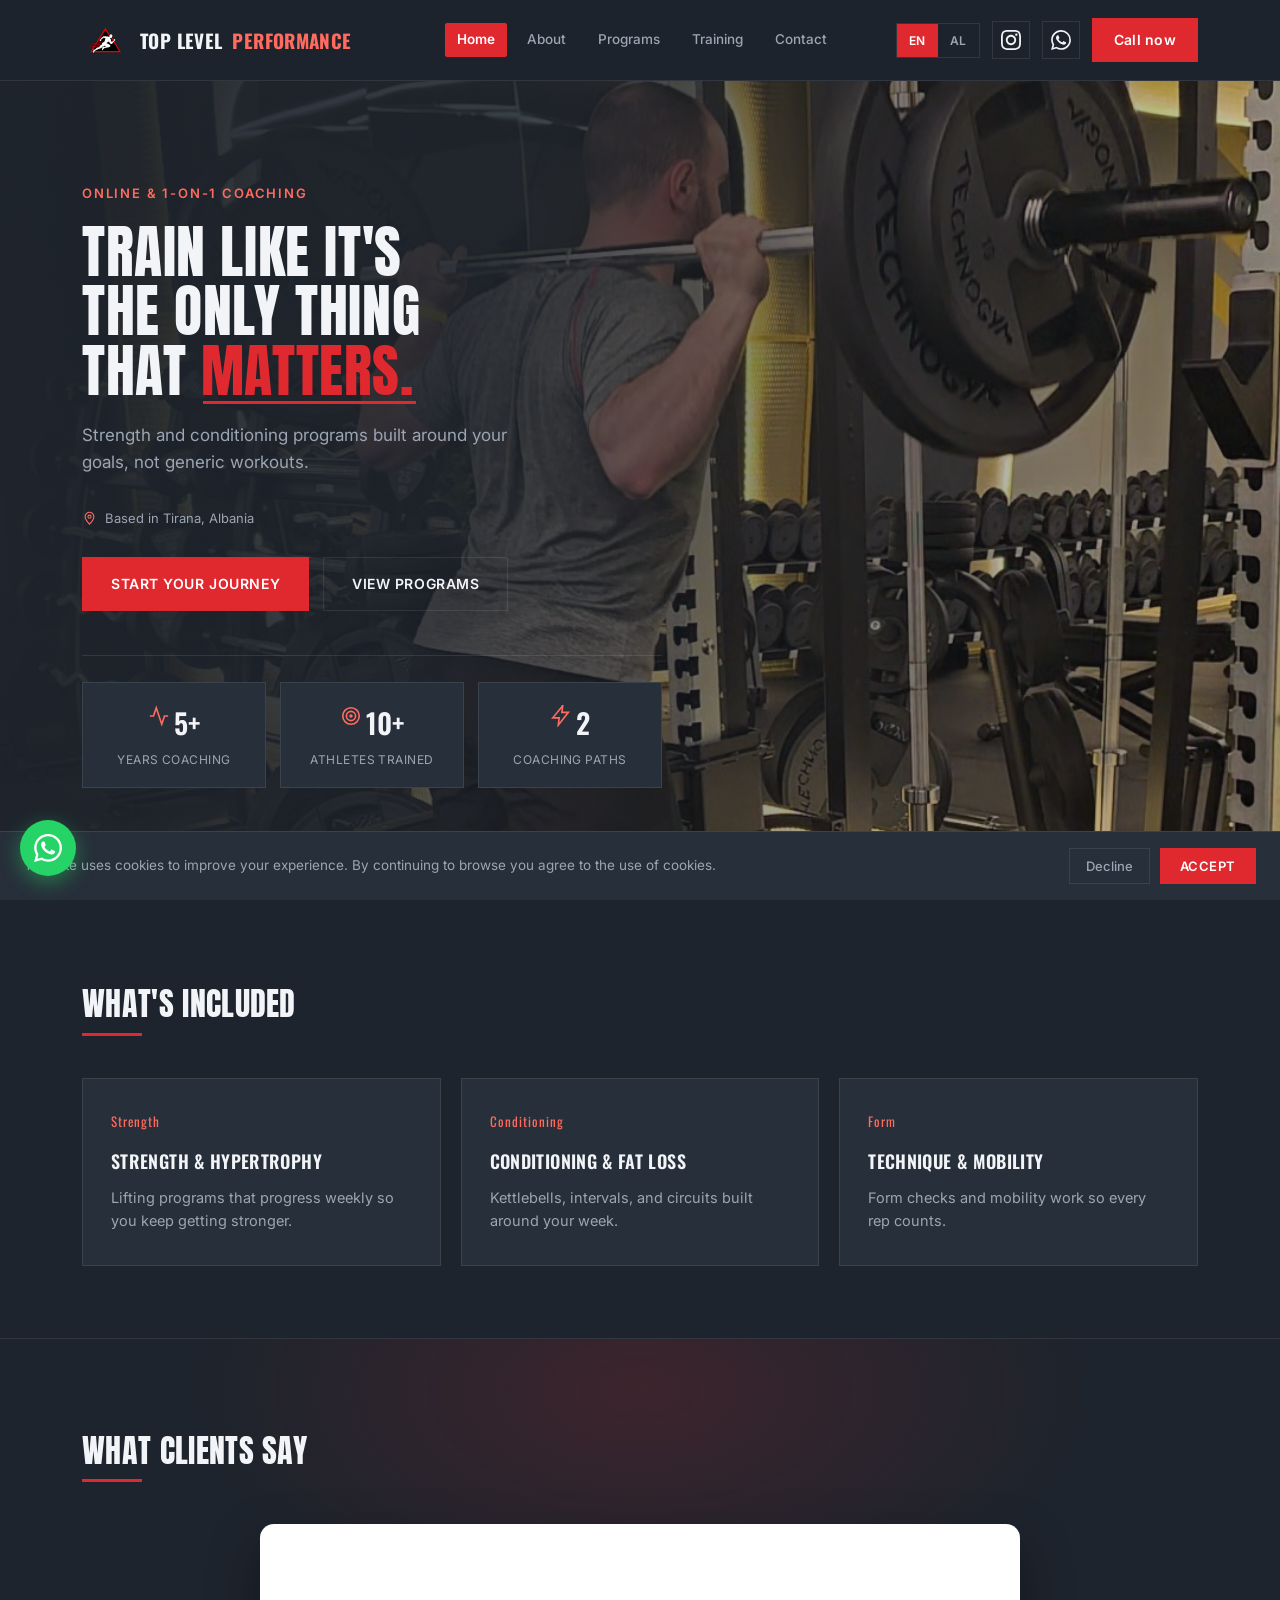
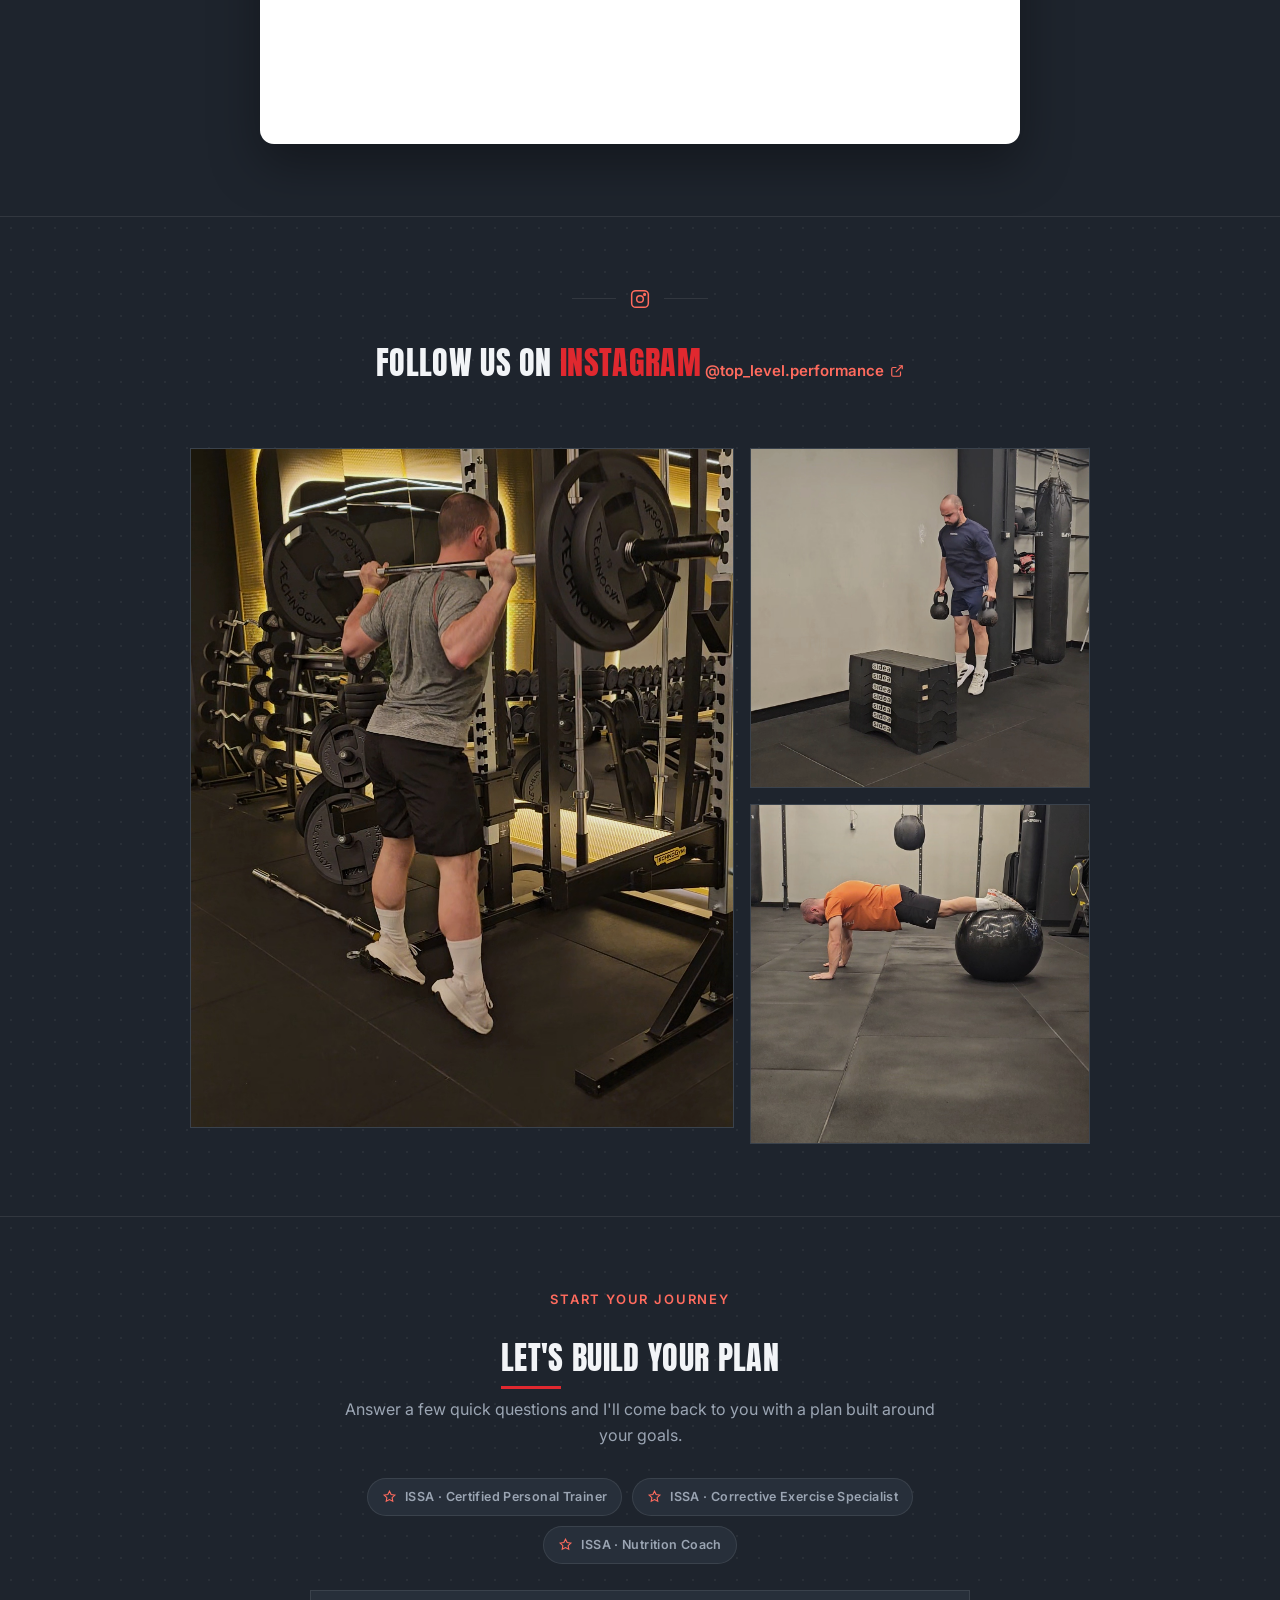
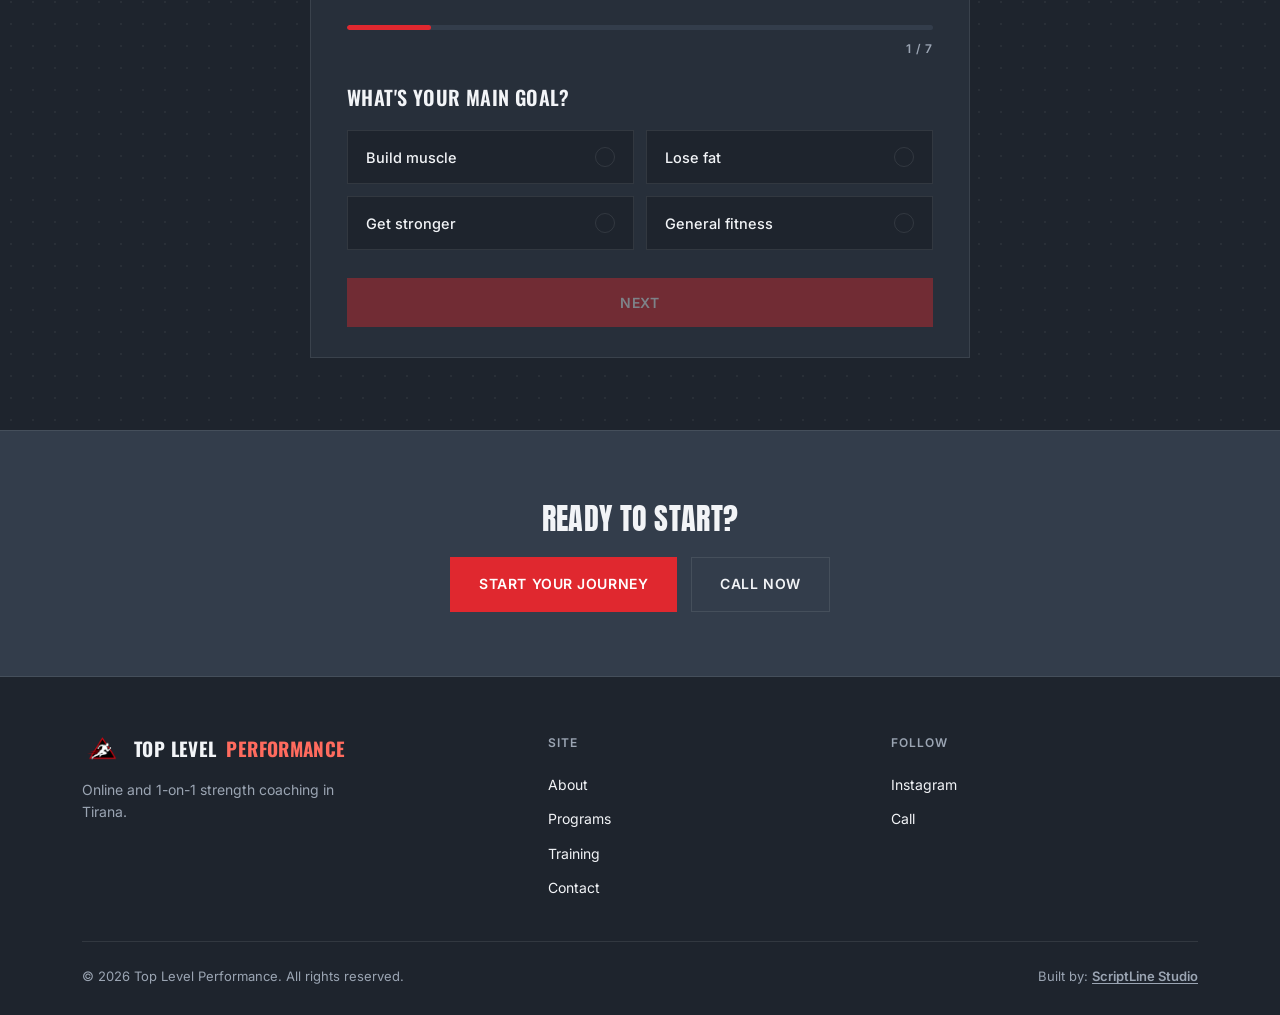
<file: index.html>
<!DOCTYPE html>
<html lang="en">
<head>
<meta charset="UTF-8">
<meta name="viewport" content="width=device-width, initial-scale=1.0">
<meta name="theme-color" content="#1E242D">
  <meta name="description" content="Strength and conditioning coaching in Tirana, Albania. Online program from €25/month or 1-on-1 sessions in person.">
  <meta property="og:type" content="website">
  <meta property="og:url" content="https://top-levelperformance.com/">
  <meta property="og:title" content="Top Level Performance | Online & 1-on-1 Coaching — Tirana">
  <meta property="og:description" content="Strength and conditioning coaching in Tirana, Albania. Online program from €25/month or 1-on-1 sessions in person.">
  <meta property="og:image" content="https://top-levelperformance.com/assets/og-image.jpg">
  <meta property="og:image:width" content="1200">
  <meta property="og:image:height" content="630">
  <meta property="og:site_name" content="Top Level Performance">
  <meta name="twitter:card" content="summary_large_image">
  <meta name="twitter:title" content="Top Level Performance | Online & 1-on-1 Coaching — Tirana">
  <meta name="twitter:description" content="Strength and conditioning coaching in Tirana, Albania. Online program from €25/month or 1-on-1 sessions in person.">
  <meta name="twitter:image" content="https://top-levelperformance.com/assets/og-image.jpg">
  <link rel="icon" type="image/x-icon" href="assets/favicon.ico">
  <link rel="icon" type="image/png" sizes="32x32" href="assets/favicon-32.png">
  <link rel="icon" type="image/png" sizes="16x16" href="assets/favicon-16.png">
  <link rel="apple-touch-icon" sizes="180x180" href="assets/favicon-180.png">
<link rel="canonical" href="https://top-levelperformance.com/">
<title>Top Level Performance | Online & 1-on-1 Coaching</title>
<link rel="preconnect" href="https://fonts.googleapis.com">
<link rel="preconnect" href="https://fonts.gstatic.com" crossorigin>
<link href="https://fonts.googleapis.com/css2?family=Anton&family=Oswald:wght@400;500;600;700&family=Inter:wght@400;500;600;700&display=swap" rel="stylesheet">
<link rel="stylesheet" href="style.css">
<script type="application/ld+json">
{
  "@context": "https://schema.org",
  "@type": "ProfessionalService",
  "name": "Top Level Performance",
  "image": "https://top-levelperformance.com/assets/logo.png",
  "url": "https://top-levelperformance.com/",
  "telephone": "+355685999779",
  "priceRange": "€€",
  "address": {
    "@type": "PostalAddress",
    "addressLocality": "Tirana",
    "addressCountry": "AL"
  },
  "founder": {
    "@type": "Person",
    "name": "Jeart Kumi",
    "jobTitle": "Certified Personal Trainer"
  },
  "sameAs": [
    "https://www.instagram.com/top_level.performance"
  ]
}
</script>

</head>
<body>

<header>
  <nav>
    <a href="index.html" class="logo"><img src="assets/logo.png" alt="Top Level Performance" class="logo-img" width="120" height="32" decoding="async">TOP LEVEL <span class="sub">PERFORMANCE</span></a>
    <div class="nav-links">
      <a href="index.html" class="active" data-i18n="nav_home">Home</a>
      <a href="about.html" data-i18n="nav_about">About</a>
      <a href="programs.html" data-i18n="nav_programs">Programs</a>
      <a href="training.html" data-i18n="nav_training">Training</a>
      <a href="contact.html" data-i18n="nav_contact">Contact</a>
    </div>
    <div class="nav-actions">
      <div class="lang-switch desktop-only">
        <button class="lang-btn" data-lang="en">EN</button>
        <button class="lang-btn" data-lang="sq">AL</button>
      </div>
      <a href="https://www.instagram.com/top_level.performance?igsh=MTBoMjdkOWFjMjdtZw==" class="icon-btn ig desktop-only" target="_blank" rel="noopener" aria-label="Instagram"><svg viewBox="0 0 24 24" fill="currentColor" width="20" height="20"><path d="M12 2.163c3.204 0 3.584.012 4.85.07 3.252.148 4.771 1.691 4.919 4.919.058 1.265.069 1.645.069 4.849 0 3.205-.012 3.584-.069 4.849-.149 3.225-1.664 4.771-4.919 4.919-1.266.058-1.644.07-4.85.07-3.204 0-3.584-.012-4.849-.07-3.26-.149-4.771-1.699-4.919-4.92-.058-1.265-.07-1.644-.07-4.849 0-3.204.013-3.583.07-4.849.149-3.227 1.664-4.771 4.919-4.919 1.266-.057 1.645-.069 4.849-.069zm0-2.163c-3.259 0-3.667.014-4.947.072-4.358.2-6.78 2.618-6.98 6.98-.059 1.281-.073 1.689-.073 4.948 0 3.259.014 3.668.072 4.948.2 4.358 2.618 6.78 6.98 6.98 1.281.058 1.689.072 4.948.072 3.259 0 3.668-.014 4.948-.072 4.354-.2 6.782-2.618 6.979-6.98.059-1.28.073-1.689.073-4.948 0-3.259-.014-3.667-.072-4.947-.196-4.354-2.617-6.78-6.979-6.98-1.281-.059-1.69-.073-4.949-.073zm0 5.838c-3.403 0-6.162 2.759-6.162 6.162s2.759 6.163 6.162 6.163 6.162-2.759 6.162-6.163c0-3.403-2.759-6.162-6.162-6.162zm0 10.162c-2.209 0-4-1.79-4-4 0-2.209 1.791-4 4-4s4 1.791 4 4c0 2.21-1.791 4-4 4zm6.406-11.845c-.796 0-1.441.645-1.441 1.44s.645 1.44 1.441 1.44c.795 0 1.439-.645 1.439-1.44s-.644-1.44-1.439-1.44z"/></svg></a>
      <a href="https://wa.me/355685999779" class="icon-btn wa desktop-only" target="_blank" rel="noopener" aria-label="WhatsApp"><svg viewBox="0 0 24 24" fill="currentColor" width="20" height="20"><path d="M17.472 14.382c-.297-.149-1.758-.867-2.03-.967-.273-.099-.471-.148-.67.15-.197.297-.767.966-.94 1.164-.173.199-.347.223-.644.075-.297-.15-1.255-.463-2.39-1.475-.883-.788-1.48-1.761-1.653-2.059-.173-.297-.018-.458.13-.606.134-.133.298-.347.446-.52.149-.174.198-.298.298-.497.099-.198.05-.371-.025-.52-.075-.149-.669-1.612-.916-2.207-.242-.579-.487-.5-.669-.51-.173-.008-.371-.01-.57-.01-.198 0-.52.074-.792.372-.272.297-1.04 1.016-1.04 2.479 0 1.462 1.065 2.875 1.213 3.074.149.198 2.096 3.2 5.077 4.487.709.306 1.262.489 1.694.625.712.227 1.36.195 1.871.118.571-.085 1.758-.719 2.006-1.413.248-.694.248-1.289.173-1.413-.074-.124-.272-.198-.57-.347m-5.421 7.403h-.004a9.87 9.87 0 01-5.031-1.378l-.361-.214-3.741.982.998-3.648-.235-.374a9.86 9.86 0 01-1.51-5.26c.001-5.45 4.436-9.884 9.888-9.884 2.64 0 5.122 1.03 6.988 2.898a9.825 9.825 0 012.893 6.994c-.003 5.45-4.437 9.884-9.885 9.884m8.413-18.297A11.815 11.815 0 0012.05 0C5.495 0 .16 5.335.157 11.892c0 2.096.547 4.142 1.588 5.945L.057 24l6.305-1.654a11.882 11.882 0 005.683 1.448h.005c6.554 0 11.89-5.335 11.893-11.893a11.821 11.821 0 00-3.48-8.413z"/></svg></a>
      <a href="tel:+355685999779" class="nav-cta desktop-only" data-i18n="nav_call">Call now</a>
    </div>
    <button class="nav-toggle" aria-label="Open menu"><span></span></button>
  </nav>
  <div class="mobile-menu">
    <a href="index.html" data-i18n="nav_home">Home</a>
    <a href="about.html" data-i18n="nav_about">About</a>
    <a href="programs.html" data-i18n="nav_programs">Programs</a>
    <a href="training.html" data-i18n="nav_training">Training</a>
    <a href="contact.html" data-i18n="nav_contact">Contact</a>
    <div class="lang-switch">
      <button class="lang-btn" data-lang="en">EN</button>
      <button class="lang-btn" data-lang="sq">AL</button>
    </div>
    <div class="icon-row">
      <a href="https://www.instagram.com/top_level.performance?igsh=MTBoMjdkOWFjMjdtZw==" class="icon-btn ig" target="_blank" rel="noopener" aria-label="Instagram"><svg viewBox="0 0 24 24" fill="currentColor" width="20" height="20"><path d="M12 2.163c3.204 0 3.584.012 4.85.07 3.252.148 4.771 1.691 4.919 4.919.058 1.265.069 1.645.069 4.849 0 3.205-.012 3.584-.069 4.849-.149 3.225-1.664 4.771-4.919 4.919-1.266.058-1.644.07-4.85.07-3.204 0-3.584-.012-4.849-.07-3.26-.149-4.771-1.699-4.919-4.92-.058-1.265-.07-1.644-.07-4.849 0-3.204.013-3.583.07-4.849.149-3.227 1.664-4.771 4.919-4.919 1.266-.057 1.645-.069 4.849-.069zm0-2.163c-3.259 0-3.667.014-4.947.072-4.358.2-6.78 2.618-6.98 6.98-.059 1.281-.073 1.689-.073 4.948 0 3.259.014 3.668.072 4.948.2 4.358 2.618 6.78 6.98 6.98 1.281.058 1.689.072 4.948.072 3.259 0 3.668-.014 4.948-.072 4.354-.2 6.782-2.618 6.979-6.98.059-1.28.073-1.689.073-4.948 0-3.259-.014-3.667-.072-4.947-.196-4.354-2.617-6.78-6.979-6.98-1.281-.059-1.69-.073-4.949-.073zm0 5.838c-3.403 0-6.162 2.759-6.162 6.162s2.759 6.163 6.162 6.163 6.162-2.759 6.162-6.163c0-3.403-2.759-6.162-6.162-6.162zm0 10.162c-2.209 0-4-1.79-4-4 0-2.209 1.791-4 4-4s4 1.791 4 4c0 2.21-1.791 4-4 4zm6.406-11.845c-.796 0-1.441.645-1.441 1.44s.645 1.44 1.441 1.44c.795 0 1.439-.645 1.439-1.44s-.644-1.44-1.439-1.44z"/></svg></a>
      <a href="https://wa.me/355685999779" class="icon-btn wa" target="_blank" rel="noopener" aria-label="WhatsApp"><svg viewBox="0 0 24 24" fill="currentColor" width="20" height="20"><path d="M17.472 14.382c-.297-.149-1.758-.867-2.03-.967-.273-.099-.471-.148-.67.15-.197.297-.767.966-.94 1.164-.173.199-.347.223-.644.075-.297-.15-1.255-.463-2.39-1.475-.883-.788-1.48-1.761-1.653-2.059-.173-.297-.018-.458.13-.606.134-.133.298-.347.446-.52.149-.174.198-.298.298-.497.099-.198.05-.371-.025-.52-.075-.149-.669-1.612-.916-2.207-.242-.579-.487-.5-.669-.51-.173-.008-.371-.01-.57-.01-.198 0-.52.074-.792.372-.272.297-1.04 1.016-1.04 2.479 0 1.462 1.065 2.875 1.213 3.074.149.198 2.096 3.2 5.077 4.487.709.306 1.262.489 1.694.625.712.227 1.36.195 1.871.118.571-.085 1.758-.719 2.006-1.413.248-.694.248-1.289.173-1.413-.074-.124-.272-.198-.57-.347m-5.421 7.403h-.004a9.87 9.87 0 01-5.031-1.378l-.361-.214-3.741.982.998-3.648-.235-.374a9.86 9.86 0 01-1.51-5.26c.001-5.45 4.436-9.884 9.888-9.884 2.64 0 5.122 1.03 6.988 2.898a9.825 9.825 0 012.893 6.994c-.003 5.45-4.437 9.884-9.885 9.884m8.413-18.297A11.815 11.815 0 0012.05 0C5.495 0 .16 5.335.157 11.892c0 2.096.547 4.142 1.588 5.945L.057 24l6.305-1.654a11.882 11.882 0 005.683 1.448h.005c6.554 0 11.89-5.335 11.893-11.893a11.821 11.821 0 00-3.48-8.413z"/></svg></a>
    </div>
    <a href="tel:+355685999779" class="nav-cta" data-i18n="nav_call">Call now</a>
  </div>
</header>

<section class="hero">
  <div class="hero-bg">
    <video class="hero-video active" muted playsinline webkit-playsinline="true" disablepictureinpicture disableremoteplayback preload="auto" poster="assets/jearti1.jpg" data-src="assets/ushtrim1.mp4" aria-hidden="true"></video>
    <video class="hero-video" muted playsinline webkit-playsinline="true" disablepictureinpicture disableremoteplayback preload="none" data-src="assets/ushtrim2.mp4" aria-hidden="true"></video>
    <video class="hero-video" muted playsinline webkit-playsinline="true" disablepictureinpicture disableremoteplayback preload="none" data-src="assets/ushtrim3.mp4" aria-hidden="true"></video>
    <img src="assets/jearti1.jpg" alt="Trainer performing a back squat under the bar" class="hero-fallback" fetchpriority="high" decoding="async">
  </div>
  <div class="hero-grid">
    <div class="hero-copy">
      <span class="eyebrow" data-i18n="hero_eyebrow">Online & 1-on-1 coaching</span>
      <h1 data-i18n-html="hero_h1">Train like it's<br>the only thing<br>that <span class="accent" id="hero-accent">matters.</span></h1>
      <p data-i18n="hero_p">Strength and conditioning programs built around your goals, not generic workouts.</p>
      <div class="hero-location">
        <svg viewBox="0 0 24 24" fill="none" stroke="currentColor" stroke-width="1.8"><path d="M12 21s7-7.5 7-12a7 7 0 1 0-14 0c0 4.5 7 12 7 12z"/><circle cx="12" cy="9" r="2.5"/></svg>
        <span data-i18n="hero_location">Based in Tirana, Albania</span>
      </div>
      <div class="hero-actions">
        <a href="#start" class="btn-primary" data-i18n="btn_start_journey">Start your journey</a>
        <a href="programs.html" class="btn-ghost" data-i18n="btn_view_programs">View programs</a>
      </div>
      <div class="hero-stats">
        <div>
          <svg class="stat-icon" viewBox="0 0 24 24" fill="none" stroke="currentColor" stroke-width="1.8"><polyline points="22 12 18 12 15 21 9 3 6 12 2 12"/></svg>
          <div class="stat-num" data-count="5" data-suffix="+">5+</div>
          <div class="stat-label" data-i18n="stat_years">Years coaching</div>
        </div>
        <div>
          <svg class="stat-icon" viewBox="0 0 24 24" fill="none" stroke="currentColor" stroke-width="1.8"><circle cx="12" cy="12" r="9"/><circle cx="12" cy="12" r="5"/><circle cx="12" cy="12" r="1"/></svg>
          <div class="stat-num" data-count="10" data-suffix="+">10+</div>
          <div class="stat-label" data-i18n="stat_athletes">Athletes trained</div>
        </div>
        <div>
          <svg class="stat-icon" viewBox="0 0 24 24" fill="none" stroke="currentColor" stroke-width="1.8"><path d="M13 2L3 14h7l-1 8 11-14h-7l1-8z"/></svg>
          <div class="stat-num" data-count="2" data-suffix="">2</div>
          <div class="stat-label" data-i18n="stat_paths">Coaching paths</div>
        </div>
      </div>
    </div>
  </div>
</section>

<section class="section border-top">
  <div class="wrap">
    <div class="section-head reveal">
      <h2 data-i18n="services_h2">What's included</h2>
    </div>
    <div class="services-grid reveal-stagger">
      <div class="service-card">
        <div class="service-index" data-i18n="svc1_index">Strength</div>
        <h3 data-i18n="svc1_h3">Strength &amp; hypertrophy</h3>
        <p data-i18n="svc1_p">Lifting programs that progress weekly so you keep getting stronger.</p>
      </div>
      <div class="service-card">
        <div class="service-index" data-i18n="svc2_index">Conditioning</div>
        <h3 data-i18n="svc2_h3">Conditioning &amp; fat loss</h3>
        <p data-i18n="svc2_p">Kettlebells, intervals, and circuits built around your week.</p>
      </div>
      <div class="service-card">
        <div class="service-index" data-i18n="svc3_index">Form</div>
        <h3 data-i18n="svc3_h3">Technique &amp; mobility</h3>
        <p data-i18n="svc3_p">Form checks and mobility work so every rep counts.</p>
      </div>
    </div>
  </div>
</section>

<section class="section border-top testimonials-section">
  <div class="wrap">
    <div class="section-head reveal">
      <h2 data-i18n="testimonials_h2">What clients say</h2>
    </div>
    <div class="google-reviews-widget reveal">
      <!-- Elfsight Google Reviews | Untitled Google Reviews -->
      <script src="https://elfsightcdn.com/platform.js" async></script>
      <div class="elfsight-app-4e5a31e3-79bb-4a82-ab8d-bdcb2bc84a9a" data-elfsight-app-lazy></div>
    </div>
  </div>
</section>

<section class="section border-top instagram-section">
  <div class="wrap">
    <div class="section-head reveal insta-head">
      <div class="insta-divider">
        <span class="insta-line"></span>
        <svg viewBox="0 0 24 24" fill="none" stroke="currentColor" stroke-width="1.8"><rect x="2" y="2" width="20" height="20" rx="5"/><circle cx="12" cy="12" r="4"/><circle cx="17.5" cy="6.5" r="1"/></svg>
        <span class="insta-line"></span>
      </div>
      <h2 data-i18n-html="instagram_h2">Follow us on <span class="accent-text">Instagram</span></h2>
      <a href="https://www.instagram.com/top_level.performance?igsh=MTBoMjdkOWFjMjdtZw==" target="_blank" rel="noopener" class="insta-handle">
        @top_level.performance
        <svg viewBox="0 0 24 24" fill="none" stroke="currentColor" stroke-width="2"><path d="M18 13v6a2 2 0 0 1-2 2H5a2 2 0 0 1-2-2V8a2 2 0 0 1 2-2h6"/><path d="M15 3h6v6"/><path d="M10 14 21 3"/></svg>
      </a>
    </div>

    <div class="insta-showcase reveal">
      <a class="insta-item insta-item-featured" href="https://www.instagram.com/top_level.performance?igsh=MTBoMjdkOWFjMjdtZw==" target="_blank" rel="noopener">
        <img src="assets/jearti1.jpg" alt="Top Level Performance on Instagram" loading="lazy" decoding="async">
        <div class="insta-overlay">
          <div class="insta-overlay-inner">
            <svg viewBox="0 0 24 24" fill="none" stroke="currentColor" stroke-width="1.8"><rect x="2" y="2" width="20" height="20" rx="5"/><circle cx="12" cy="12" r="4"/><circle cx="17.5" cy="6.5" r="1"/></svg>
            <span data-i18n="btn_view_profile">View our profile</span>
          </div>
        </div>
      </a>
      <div class="insta-side">
        <a class="insta-item" href="https://www.instagram.com/top_level.performance?igsh=MTBoMjdkOWFjMjdtZw==" target="_blank" rel="noopener">
          <img src="assets/jearti2.jpg" alt="Top Level Performance on Instagram" loading="lazy" decoding="async">
          <div class="insta-overlay">
            <div class="insta-overlay-inner">
              <svg viewBox="0 0 24 24" fill="none" stroke="currentColor" stroke-width="1.8"><rect x="2" y="2" width="20" height="20" rx="5"/><circle cx="12" cy="12" r="4"/><circle cx="17.5" cy="6.5" r="1"/></svg>
            </div>
          </div>
        </a>
        <a class="insta-item" href="https://www.instagram.com/top_level.performance?igsh=MTBoMjdkOWFjMjdtZw==" target="_blank" rel="noopener">
          <img src="assets/jearti3.jpg" alt="Top Level Performance on Instagram" loading="lazy" decoding="async">
          <div class="insta-overlay">
            <div class="insta-overlay-inner">
              <svg viewBox="0 0 24 24" fill="none" stroke="currentColor" stroke-width="1.8"><rect x="2" y="2" width="20" height="20" rx="5"/><circle cx="12" cy="12" r="4"/><circle cx="17.5" cy="6.5" r="1"/></svg>
            </div>
          </div>
        </a>
      </div>
    </div>
  </div>
</section>

<section class="section border-top journey-section" id="start">
  <div class="wrap">
    <div class="section-head journey-head reveal">
      <span class="eyebrow" data-i18n="journey_eyebrow">Start your journey</span>
      <h2 data-i18n="journey_h2">Let's build your plan</h2>
      <p data-i18n="journey_p">Answer a few quick questions and I'll come back to you with a plan built around your goals.</p>
    </div>

    <div class="journey-trust reveal">
      <a href="about.html#certifications" class="trust-pill"><svg viewBox="0 0 24 24" fill="none" stroke="currentColor" stroke-width="1.8" width="15" height="15"><path d="M12 2l2.6 5.3 5.9.8-4.3 4.1 1 5.8-5.2-2.7-5.2 2.7 1-5.8-4.3-4.1 5.9-.8L12 2z"/></svg><span>ISSA · <span data-i18n="cert1_h3">Certified Personal Trainer</span></span></a>
      <a href="about.html#certifications" class="trust-pill"><svg viewBox="0 0 24 24" fill="none" stroke="currentColor" stroke-width="1.8" width="15" height="15"><path d="M12 2l2.6 5.3 5.9.8-4.3 4.1 1 5.8-5.2-2.7-5.2 2.7 1-5.8-4.3-4.1 5.9-.8L12 2z"/></svg><span>ISSA · <span data-i18n="cert2_h3">Corrective Exercise Specialist</span></span></a>
      <a href="about.html#certifications" class="trust-pill"><svg viewBox="0 0 24 24" fill="none" stroke="currentColor" stroke-width="1.8" width="15" height="15"><path d="M12 2l2.6 5.3 5.9.8-4.3 4.1 1 5.8-5.2-2.7-5.2 2.7 1-5.8-4.3-4.1 5.9-.8L12 2z"/></svg><span>ISSA · <span data-i18n="cert3_h3">Nutrition Coach</span></span></a>
    </div>

    <div class="journey-card reveal">
      <div class="form-success" id="journey-success" data-i18n="journey_success">Got it — your answers are on the way to me. I'll reply within a day.</div>
      <div class="form-error" id="journey-error" data-i18n="journey_error">Something went wrong. Please try again, or message me on WhatsApp.</div>

      <div class="journey-live" id="journey-live">
        <div class="journey-top">
          <div class="journey-progress"><div class="journey-progress-bar" id="journey-progress-bar"></div></div>
          <div class="journey-step-count"><span id="journey-step-num">1</span> / <span id="journey-step-total">7</span></div>
        </div>

        <form id="journey-form" action="https://formspree.io/f/mpqgbevr" method="POST" novalidate>
          <input type="hidden" name="_subject" value="New journey questionnaire — Top Level Performance">
          <input type="hidden" name="Goal" id="jf-goal">
          <input type="hidden" name="Training format" id="jf-format">
          <input type="hidden" name="Experience" id="jf-experience">
          <input type="hidden" name="Days per week" id="jf-days">
          <input type="hidden" name="Nutrition" id="jf-nutrition">
          <input type="hidden" name="Health status" id="jf-health">

          <div class="journey-step active" data-step="1">
            <h3 class="journey-q" data-i18n="journey_q_goal">What's your main goal?</h3>
            <div class="journey-options" data-target="jf-goal">
              <button type="button" class="journey-option" data-value="Build muscle"><span class="jo-label" data-i18n="journey_goal_muscle">Build muscle</span><span class="jo-check"><svg viewBox="0 0 24 24" fill="none" stroke="#fff" stroke-width="3" width="12" height="12"><path d="M20 6L9 17l-5-5" stroke-linecap="round" stroke-linejoin="round"/></svg></span></button>
              <button type="button" class="journey-option" data-value="Lose fat"><span class="jo-label" data-i18n="journey_goal_fatloss">Lose fat</span><span class="jo-check"><svg viewBox="0 0 24 24" fill="none" stroke="#fff" stroke-width="3" width="12" height="12"><path d="M20 6L9 17l-5-5" stroke-linecap="round" stroke-linejoin="round"/></svg></span></button>
              <button type="button" class="journey-option" data-value="Get stronger"><span class="jo-label" data-i18n="journey_goal_strength">Get stronger</span><span class="jo-check"><svg viewBox="0 0 24 24" fill="none" stroke="#fff" stroke-width="3" width="12" height="12"><path d="M20 6L9 17l-5-5" stroke-linecap="round" stroke-linejoin="round"/></svg></span></button>
              <button type="button" class="journey-option" data-value="General fitness"><span class="jo-label" data-i18n="journey_goal_fitness">General fitness</span><span class="jo-check"><svg viewBox="0 0 24 24" fill="none" stroke="#fff" stroke-width="3" width="12" height="12"><path d="M20 6L9 17l-5-5" stroke-linecap="round" stroke-linejoin="round"/></svg></span></button>
            </div>
          </div>

          <div class="journey-step" data-step="2">
            <h3 class="journey-q" data-i18n="journey_q_format">How would you like to train?</h3>
            <div class="journey-options" data-target="jf-format">
              <button type="button" class="journey-option" data-value="Online coaching"><span class="jo-label" data-i18n="journey_format_online">Online coaching</span><span class="jo-check"><svg viewBox="0 0 24 24" fill="none" stroke="#fff" stroke-width="3" width="12" height="12"><path d="M20 6L9 17l-5-5" stroke-linecap="round" stroke-linejoin="round"/></svg></span></button>
              <button type="button" class="journey-option" data-value="1-on-1 in person"><span class="jo-label" data-i18n="journey_format_1on1">1-on-1 in person</span><span class="jo-check"><svg viewBox="0 0 24 24" fill="none" stroke="#fff" stroke-width="3" width="12" height="12"><path d="M20 6L9 17l-5-5" stroke-linecap="round" stroke-linejoin="round"/></svg></span></button>
              <button type="button" class="journey-option" data-value="Professional athlete"><span class="jo-label" data-i18n="journey_format_pro">Professional athlete</span><span class="jo-check"><svg viewBox="0 0 24 24" fill="none" stroke="#fff" stroke-width="3" width="12" height="12"><path d="M20 6L9 17l-5-5" stroke-linecap="round" stroke-linejoin="round"/></svg></span></button>
              <button type="button" class="journey-option" data-value="Not sure yet"><span class="jo-label" data-i18n="journey_format_unsure">Not sure yet</span><span class="jo-check"><svg viewBox="0 0 24 24" fill="none" stroke="#fff" stroke-width="3" width="12" height="12"><path d="M20 6L9 17l-5-5" stroke-linecap="round" stroke-linejoin="round"/></svg></span></button>
            </div>
          </div>

          <div class="journey-step" data-step="3">
            <h3 class="journey-q" data-i18n="journey_q_exp">What's your training experience?</h3>
            <div class="journey-options" data-target="jf-experience">
              <button type="button" class="journey-option" data-value="Beginner"><span class="jo-label" data-i18n="journey_exp_beginner">Just starting out</span><span class="jo-check"><svg viewBox="0 0 24 24" fill="none" stroke="#fff" stroke-width="3" width="12" height="12"><path d="M20 6L9 17l-5-5" stroke-linecap="round" stroke-linejoin="round"/></svg></span></button>
              <button type="button" class="journey-option" data-value="Intermediate"><span class="jo-label" data-i18n="journey_exp_intermediate">Some experience</span><span class="jo-check"><svg viewBox="0 0 24 24" fill="none" stroke="#fff" stroke-width="3" width="12" height="12"><path d="M20 6L9 17l-5-5" stroke-linecap="round" stroke-linejoin="round"/></svg></span></button>
              <button type="button" class="journey-option journey-option-wide" data-value="Advanced"><span class="jo-label" data-i18n="journey_exp_advanced">Experienced lifter</span><span class="jo-check"><svg viewBox="0 0 24 24" fill="none" stroke="#fff" stroke-width="3" width="12" height="12"><path d="M20 6L9 17l-5-5" stroke-linecap="round" stroke-linejoin="round"/></svg></span></button>
            </div>
          </div>

          <div class="journey-step" data-step="4">
            <h3 class="journey-q" data-i18n="journey_q_days">How many days per week can you train?</h3>
            <div class="journey-options" data-target="jf-days">
              <button type="button" class="journey-option" data-value="2-3 days"><span class="jo-label" data-i18n="journey_days_23">2–3 days</span><span class="jo-check"><svg viewBox="0 0 24 24" fill="none" stroke="#fff" stroke-width="3" width="12" height="12"><path d="M20 6L9 17l-5-5" stroke-linecap="round" stroke-linejoin="round"/></svg></span></button>
              <button type="button" class="journey-option" data-value="4-5 days"><span class="jo-label" data-i18n="journey_days_45">4–5 days</span><span class="jo-check"><svg viewBox="0 0 24 24" fill="none" stroke="#fff" stroke-width="3" width="12" height="12"><path d="M20 6L9 17l-5-5" stroke-linecap="round" stroke-linejoin="round"/></svg></span></button>
              <button type="button" class="journey-option journey-option-wide" data-value="6+ days"><span class="jo-label" data-i18n="journey_days_6">6+ days</span><span class="jo-check"><svg viewBox="0 0 24 24" fill="none" stroke="#fff" stroke-width="3" width="12" height="12"><path d="M20 6L9 17l-5-5" stroke-linecap="round" stroke-linejoin="round"/></svg></span></button>
            </div>
          </div>

          <div class="journey-step" data-step="5">
            <h3 class="journey-q" data-i18n="journey_q_nutrition">How would you describe your nutrition?</h3>
            <div class="journey-options" data-target="jf-nutrition">
              <button type="button" class="journey-option" data-value="I eat well and track it"><span class="jo-label" data-i18n="journey_nut_good">I eat well & track it</span><span class="jo-check"><svg viewBox="0 0 24 24" fill="none" stroke="#fff" stroke-width="3" width="12" height="12"><path d="M20 6L9 17l-5-5" stroke-linecap="round" stroke-linejoin="round"/></svg></span></button>
              <button type="button" class="journey-option" data-value="Decent but inconsistent"><span class="jo-label" data-i18n="journey_nut_ok">Decent, but inconsistent</span><span class="jo-check"><svg viewBox="0 0 24 24" fill="none" stroke="#fff" stroke-width="3" width="12" height="12"><path d="M20 6L9 17l-5-5" stroke-linecap="round" stroke-linejoin="round"/></svg></span></button>
              <button type="button" class="journey-option journey-option-wide" data-value="I need guidance with food"><span class="jo-label" data-i18n="journey_nut_help">I need guidance with food</span><span class="jo-check"><svg viewBox="0 0 24 24" fill="none" stroke="#fff" stroke-width="3" width="12" height="12"><path d="M20 6L9 17l-5-5" stroke-linecap="round" stroke-linejoin="round"/></svg></span></button>
            </div>
            <div class="form-field journey-extra">
              <label for="jf-food" data-i18n="journey_label_food">What does a typical day of eating look like for you? <span class="jf-optional" data-i18n="journey_optional">(optional)</span></label>
              <textarea id="jf-food" name="Typical eating day" data-i18n-placeholder="journey_ph_food" placeholder="e.g. coffee for breakfast, byrek at lunch, big dinner, snacks at night…"></textarea>
            </div>
          </div>

          <div class="journey-step" data-step="6">
            <h3 class="journey-q" data-i18n="journey_q_health">Any injuries or health problems I should know about?</h3>
            <div class="journey-options" data-target="jf-health">
              <button type="button" class="journey-option" data-value="No, all good"><span class="jo-label" data-i18n="journey_health_no">No, all good</span><span class="jo-check"><svg viewBox="0 0 24 24" fill="none" stroke="#fff" stroke-width="3" width="12" height="12"><path d="M20 6L9 17l-5-5" stroke-linecap="round" stroke-linejoin="round"/></svg></span></button>
              <button type="button" class="journey-option" data-value="Yes, details below"><span class="jo-label" data-i18n="journey_health_yes">Yes — I'll explain below</span><span class="jo-check"><svg viewBox="0 0 24 24" fill="none" stroke="#fff" stroke-width="3" width="12" height="12"><path d="M20 6L9 17l-5-5" stroke-linecap="round" stroke-linejoin="round"/></svg></span></button>
            </div>
            <div class="form-field journey-extra">
              <label for="jf-healthinfo" data-i18n="journey_label_health">Tell me more — old injuries, pain, conditions, medication… <span class="jf-optional" data-i18n="journey_optional">(optional)</span></label>
              <textarea id="jf-healthinfo" name="Health / injuries" data-i18n-placeholder="journey_ph_health" placeholder="e.g. lower back pain, knee surgery in 2022, high blood pressure…"></textarea>
            </div>
          </div>

          <div class="journey-step" data-step="7">
            <h3 class="journey-q" data-i18n="journey_q_contact">Almost there — where can I reach you?</h3>
            <div class="form-row">
              <div class="form-field">
                <label for="jf-name" data-i18n="journey_label_name">Name</label>
                <input type="text" id="jf-name" name="Name" data-i18n-placeholder="journey_ph_name" placeholder="Your full name" required>
              </div>
              <div class="form-field">
                <label for="jf-email" data-i18n="journey_label_email">Email</label>
                <input type="email" id="jf-email" name="Email" data-i18n-placeholder="journey_ph_email" placeholder="you@email.com" required>
              </div>
            </div>
            <div class="form-field">
              <label for="jf-phone" data-i18n="journey_label_phone">WhatsApp / phone <span class="jf-optional" data-i18n="journey_optional">(optional)</span></label>
              <input type="tel" id="jf-phone" name="Phone" data-i18n-placeholder="journey_ph_phone" placeholder="+355 …">
            </div>
            <div class="form-field">
              <label for="jf-notes" data-i18n="journey_label_notes">Anything else you want to tell me? <span class="jf-optional" data-i18n="journey_optional">(optional)</span></label>
              <textarea id="jf-notes" name="Notes" class="journey-notes" data-i18n-placeholder="journey_ph_notes" placeholder="Your schedule, what you've tried before, what didn't work, your motivation — write as much as you want…"></textarea>
            </div>
          </div>

          <div class="journey-nav">
            <button type="button" class="btn-ghost" id="journey-back" data-i18n="journey_back" style="display:none;">Back</button>
            <button type="button" class="btn-primary" id="journey-next" data-i18n="journey_next">Next</button>
            <button type="submit" class="btn-primary" id="journey-submit" data-i18n="journey_submit" style="display:none;">Send my answers</button>
          </div>
        </form>
      </div>
    </div>
  </div>
</section>

<section class="cta-band reveal">
  <div class="wrap">
    <h2 data-i18n="cta_ready">Ready to start?</h2>
    <div class="cta-actions">
      <a href="#start" class="btn-primary" data-i18n="btn_start_journey">Start your journey</a>
      <a href="tel:+355685999779" class="btn-ghost" data-i18n="btn_call_now">Call now</a>
    </div>
  </div>
</section>

<footer>
  <div class="wrap">
    <div class="footer-top">
      <div>
        <div class="logo"><img src="assets/logo.png" alt="Top Level Performance" class="logo-img" width="120" height="30" loading="lazy" decoding="async">TOP LEVEL <span class="sub">PERFORMANCE</span></div>
        <p data-i18n="footer_tagline">Online and 1-on-1 strength coaching.</p>
      </div>
      <div class="footer-col">
        <h4 data-i18n="footer_site">Site</h4>
        <a href="about.html" data-i18n="nav_about">About</a>
        <a href="programs.html" data-i18n="nav_programs">Programs</a>
        <a href="training.html" data-i18n="nav_training">Training</a>
        <a href="contact.html" data-i18n="nav_contact">Contact</a>
      </div>
      <div class="footer-col">
        <h4 data-i18n="footer_follow">Follow</h4>
        <a href="https://www.instagram.com/top_level.performance?igsh=MTBoMjdkOWFjMjdtZw==" target="_blank" rel="noopener">Instagram</a>
        <a href="tel:+355685999779" data-i18n="footer_call">Call</a>
      </div>
    </div>
    <div class="footer-bottom">
      <span>© <span id="copyright-year">2026</span> Top Level Performance. All rights reserved.</span>
      <span class="footer-credit">Built by: <a href="https://scriptlinestudio.com" target="_blank" rel="noopener">ScriptLine Studio</a></span>
    </div>
  </div>
</footer>

<div class="cookie-banner" id="cookie-banner">
  <p>This site uses cookies to improve your experience. By continuing to browse you agree to the use of cookies.</p>
  <div class="cookie-actions">
    <button class="cookie-decline" id="cookie-decline">Decline</button>
    <button class="cookie-accept" id="cookie-accept">Accept</button>
  </div>
</div>
<div class="wa-float" id="wa-float">
  <div class="wa-bubble" id="wa-bubble">
    <button class="wa-bubble-close" id="wa-bubble-close" aria-label="Close">×</button>
    <div class="wa-bubble-header">
      <div class="wa-bubble-avatar"><img src="assets/logo.png" alt="Top Level Performance"></div>
      <div>
        <div class="wa-bubble-name">Top Level Performance</div>
        <div class="wa-bubble-sub" data-i18n="wa_greeting">Hi! Need help? Message me on WhatsApp.</div>
      </div>
    </div>
    <a href="https://wa.me/355685999779" target="_blank" rel="noopener" class="wa-bubble-cta"><svg viewBox="0 0 24 24" fill="currentColor"><path d="M17.472 14.382c-.297-.149-1.758-.867-2.03-.967-.273-.099-.471-.148-.67.15-.197.297-.767.966-.94 1.164-.173.199-.347.223-.644.075-.297-.15-1.255-.463-2.39-1.475-.883-.788-1.48-1.761-1.653-2.059-.173-.297-.018-.458.13-.606.134-.133.298-.347.446-.52.149-.174.198-.298.298-.497.099-.198.05-.371-.025-.52-.075-.149-.669-1.612-.916-2.207-.242-.579-.487-.5-.669-.51-.173-.008-.371-.01-.57-.01-.198 0-.52.074-.792.372-.272.297-1.04 1.016-1.04 2.479 0 1.462 1.065 2.875 1.213 3.074.149.198 2.096 3.2 5.077 4.487.709.306 1.262.489 1.694.625.712.227 1.36.195 1.871.118.571-.085 1.758-.719 2.006-1.413.248-.694.248-1.289.173-1.413-.074-.124-.272-.198-.57-.347"/></svg><span data-i18n="wa_cta">Message on WhatsApp</span></a>
  </div>
  <a href="https://wa.me/355685999779" target="_blank" rel="noopener" class="wa-fab" aria-label="WhatsApp">
    <svg viewBox="0 0 24 24" fill="currentColor"><path d="M17.472 14.382c-.297-.149-1.758-.867-2.03-.967-.273-.099-.471-.148-.67.15-.197.297-.767.966-.94 1.164-.173.199-.347.223-.644.075-.297-.15-1.255-.463-2.39-1.475-.883-.788-1.48-1.761-1.653-2.059-.173-.297-.018-.458.13-.606.134-.133.298-.347.446-.52.149-.174.198-.298.298-.497.099-.198.05-.371-.025-.52-.075-.149-.669-1.612-.916-2.207-.242-.579-.487-.5-.669-.51-.173-.008-.371-.01-.57-.01-.198 0-.52.074-.792.372-.272.297-1.04 1.016-1.04 2.479 0 1.462 1.065 2.875 1.213 3.074.149.198 2.096 3.2 5.077 4.487.709.306 1.262.489 1.694.625.712.227 1.36.195 1.871.118.571-.085 1.758-.719 2.006-1.413.248-.694.248-1.289.173-1.413-.074-.124-.272-.198-.57-.347m-5.421 7.403h-.004a9.87 9.87 0 01-5.031-1.378l-.361-.214-3.741.982.998-3.648-.235-.374a9.86 9.86 0 01-1.51-5.26c.001-5.45 4.436-9.884 9.888-9.884 2.64 0 5.122 1.03 6.988 2.898a9.825 9.825 0 012.893 6.994c-.003 5.45-4.437 9.884-9.885 9.884m8.413-18.297A11.815 11.815 0 0012.05 0C5.495 0 .16 5.335.157 11.892c0 2.096.547 4.142 1.588 5.945L.057 24l6.305-1.654a11.882 11.882 0 005.683 1.448h.005c6.554 0 11.89-5.335 11.893-11.893a11.821 11.821 0 00-3.48-8.413z"/></svg>
  </a>
</div>
<button id="scroll-top" class="scroll-top" aria-label="Scroll to top"><svg viewBox="0 0 24 24" fill="none" stroke="currentColor" stroke-width="2" width="18" height="18"><path d="M18 15l-6-6-6 6" stroke-linecap="round" stroke-linejoin="round"/></svg></button>
<script src="script.js"></script>
</body>
</html>
</file>
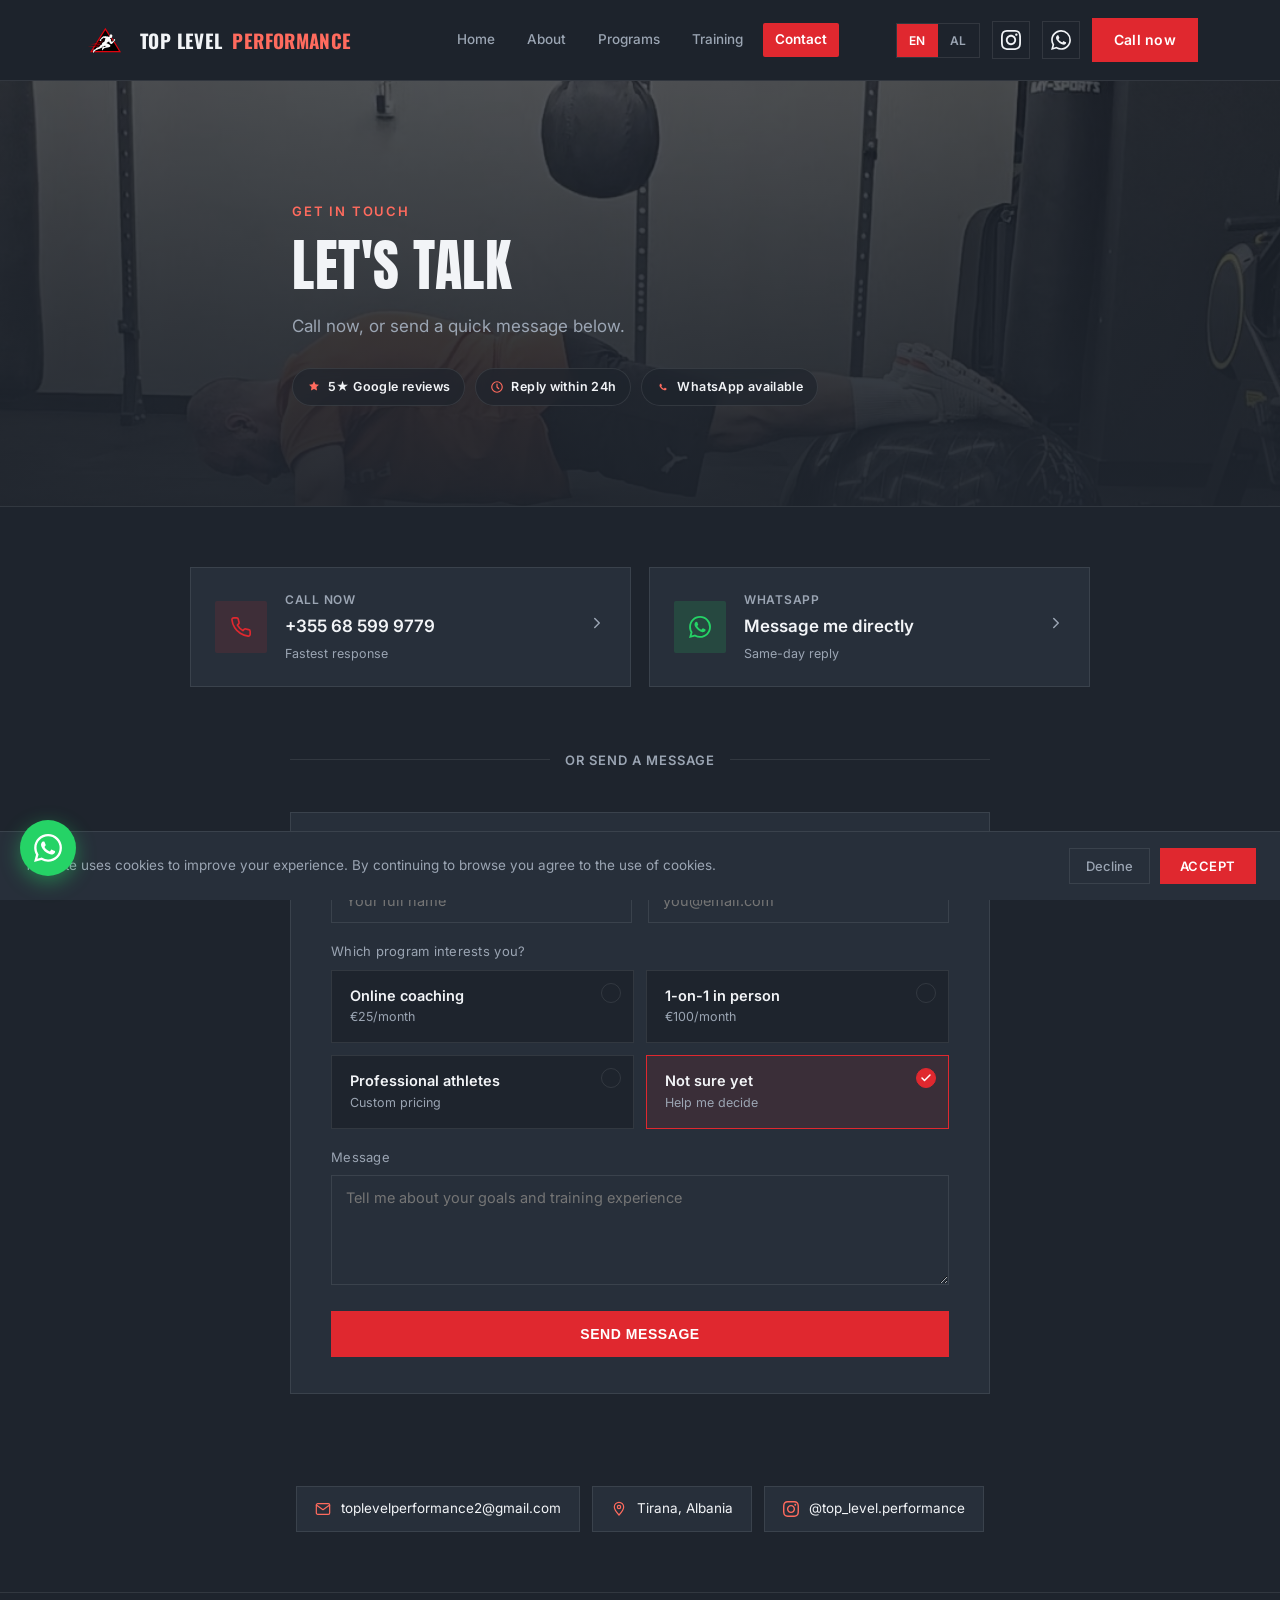
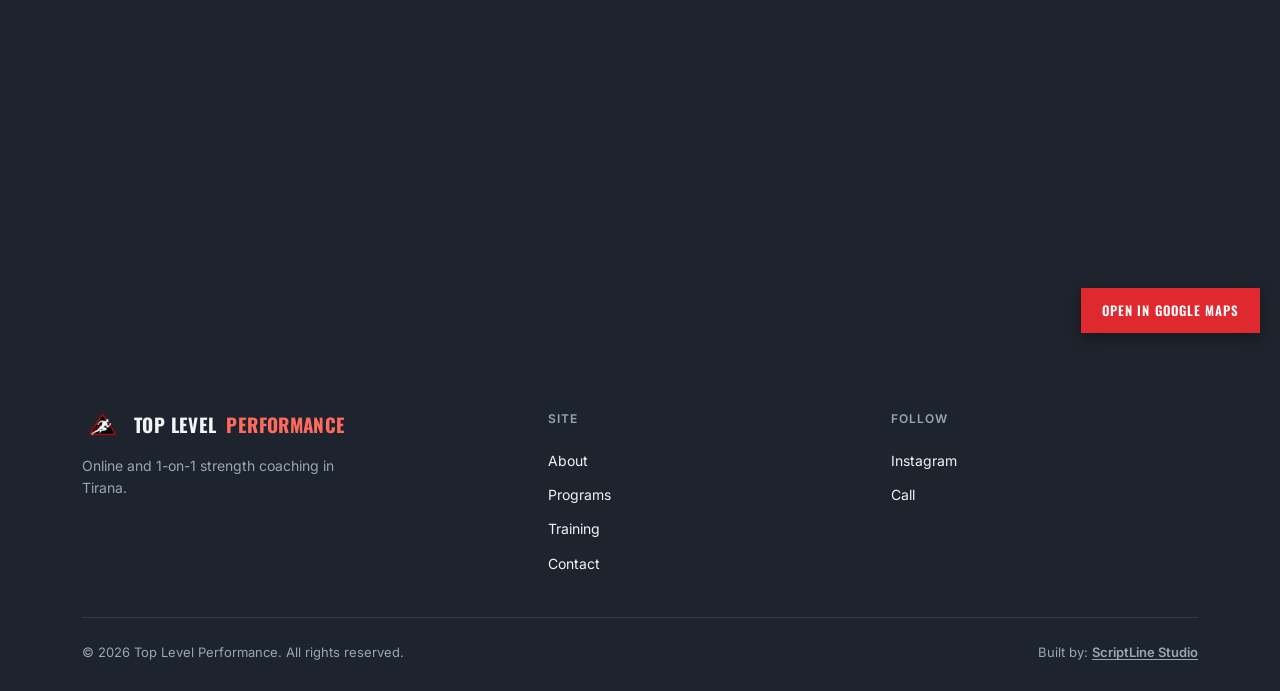
<file: contact.html>
<!DOCTYPE html>
<html lang="en">
<head>
<meta charset="UTF-8">
<meta name="viewport" content="width=device-width, initial-scale=1.0">
<meta name="theme-color" content="#1E242D">
  <meta name="description" content="Get in touch with Jeart Kumi — call, WhatsApp, email or fill in the form. Based in Tirana, Albania.">
  <meta property="og:type" content="website">
  <meta property="og:url" content="https://top-levelperformance.com/contact.html">
  <meta property="og:title" content="Contact | Top Level Performance">
  <meta property="og:description" content="Get in touch with Jeart Kumi — call, WhatsApp, email or fill in the form. Based in Tirana, Albania.">
  <meta property="og:image" content="https://top-levelperformance.com/assets/og-image.jpg">
  <meta property="og:image:width" content="1200">
  <meta property="og:image:height" content="630">
  <meta property="og:site_name" content="Top Level Performance">
  <meta name="twitter:card" content="summary_large_image">
  <meta name="twitter:title" content="Contact | Top Level Performance">
  <meta name="twitter:description" content="Get in touch with Jeart Kumi — call, WhatsApp, email or fill in the form. Based in Tirana, Albania.">
  <meta name="twitter:image" content="https://top-levelperformance.com/assets/og-image.jpg">
  <link rel="icon" type="image/x-icon" href="assets/favicon.ico">
  <link rel="icon" type="image/png" sizes="32x32" href="assets/favicon-32.png">
  <link rel="icon" type="image/png" sizes="16x16" href="assets/favicon-16.png">
  <link rel="apple-touch-icon" sizes="180x180" href="assets/favicon-180.png">
<link rel="canonical" href="https://top-levelperformance.com/contact.html">
<title>Contact | Top Level Performance</title>
<link rel="preconnect" href="https://fonts.googleapis.com">
<link rel="preconnect" href="https://fonts.gstatic.com" crossorigin>
<link href="https://fonts.googleapis.com/css2?family=Anton&family=Oswald:wght@400;500;600;700&family=Inter:wght@400;500;600;700&display=swap" rel="stylesheet">
<link rel="stylesheet" href="style.css">
<script type="application/ld+json">
{
  "@context": "https://schema.org",
  "@type": "ProfessionalService",
  "name": "Top Level Performance",
  "image": "https://top-levelperformance.com/assets/logo.png",
  "url": "https://top-levelperformance.com/",
  "telephone": "+355685999779",
  "priceRange": "€€",
  "address": {
    "@type": "PostalAddress",
    "addressLocality": "Tirana",
    "addressCountry": "AL"
  },
  "founder": {
    "@type": "Person",
    "name": "Jeart Kumi",
    "jobTitle": "Certified Personal Trainer"
  },
  "sameAs": [
    "https://www.instagram.com/top_level.performance"
  ]
}
</script>

</head>
<body>

<header>
  <nav>
    <a href="index.html" class="logo"><img src="assets/logo.png" alt="Top Level Performance" class="logo-img" width="120" height="32" decoding="async">TOP LEVEL <span class="sub">PERFORMANCE</span></a>
    <div class="nav-links">
      <a href="index.html" data-i18n="nav_home">Home</a>
      <a href="about.html" data-i18n="nav_about">About</a>
      <a href="programs.html" data-i18n="nav_programs">Programs</a>
      <a href="training.html" data-i18n="nav_training">Training</a>
      <a href="contact.html" data-i18n="nav_contact">Contact</a>
    </div>
    <div class="nav-actions">
      <div class="lang-switch desktop-only">
        <button class="lang-btn" data-lang="en">EN</button>
        <button class="lang-btn" data-lang="sq">AL</button>
      </div>
      <a href="https://www.instagram.com/top_level.performance?igsh=MTBoMjdkOWFjMjdtZw==" class="icon-btn ig desktop-only" target="_blank" rel="noopener" aria-label="Instagram"><svg viewBox="0 0 24 24" fill="currentColor" width="20" height="20"><path d="M12 2.163c3.204 0 3.584.012 4.85.07 3.252.148 4.771 1.691 4.919 4.919.058 1.265.069 1.645.069 4.849 0 3.205-.012 3.584-.069 4.849-.149 3.225-1.664 4.771-4.919 4.919-1.266.058-1.644.07-4.85.07-3.204 0-3.584-.012-4.849-.07-3.26-.149-4.771-1.699-4.919-4.92-.058-1.265-.07-1.644-.07-4.849 0-3.204.013-3.583.07-4.849.149-3.227 1.664-4.771 4.919-4.919 1.266-.057 1.645-.069 4.849-.069zm0-2.163c-3.259 0-3.667.014-4.947.072-4.358.2-6.78 2.618-6.98 6.98-.059 1.281-.073 1.689-.073 4.948 0 3.259.014 3.668.072 4.948.2 4.358 2.618 6.78 6.98 6.98 1.281.058 1.689.072 4.948.072 3.259 0 3.668-.014 4.948-.072 4.354-.2 6.782-2.618 6.979-6.98.059-1.28.073-1.689.073-4.948 0-3.259-.014-3.667-.072-4.947-.196-4.354-2.617-6.78-6.979-6.98-1.281-.059-1.69-.073-4.949-.073zm0 5.838c-3.403 0-6.162 2.759-6.162 6.162s2.759 6.163 6.162 6.163 6.162-2.759 6.162-6.163c0-3.403-2.759-6.162-6.162-6.162zm0 10.162c-2.209 0-4-1.79-4-4 0-2.209 1.791-4 4-4s4 1.791 4 4c0 2.21-1.791 4-4 4zm6.406-11.845c-.796 0-1.441.645-1.441 1.44s.645 1.44 1.441 1.44c.795 0 1.439-.645 1.439-1.44s-.644-1.44-1.439-1.44z"/></svg></a>
      <a href="https://wa.me/355685999779" class="icon-btn wa desktop-only" target="_blank" rel="noopener" aria-label="WhatsApp"><svg viewBox="0 0 24 24" fill="currentColor" width="20" height="20"><path d="M17.472 14.382c-.297-.149-1.758-.867-2.03-.967-.273-.099-.471-.148-.67.15-.197.297-.767.966-.94 1.164-.173.199-.347.223-.644.075-.297-.15-1.255-.463-2.39-1.475-.883-.788-1.48-1.761-1.653-2.059-.173-.297-.018-.458.13-.606.134-.133.298-.347.446-.52.149-.174.198-.298.298-.497.099-.198.05-.371-.025-.52-.075-.149-.669-1.612-.916-2.207-.242-.579-.487-.5-.669-.51-.173-.008-.371-.01-.57-.01-.198 0-.52.074-.792.372-.272.297-1.04 1.016-1.04 2.479 0 1.462 1.065 2.875 1.213 3.074.149.198 2.096 3.2 5.077 4.487.709.306 1.262.489 1.694.625.712.227 1.36.195 1.871.118.571-.085 1.758-.719 2.006-1.413.248-.694.248-1.289.173-1.413-.074-.124-.272-.198-.57-.347m-5.421 7.403h-.004a9.87 9.87 0 01-5.031-1.378l-.361-.214-3.741.982.998-3.648-.235-.374a9.86 9.86 0 01-1.51-5.26c.001-5.45 4.436-9.884 9.888-9.884 2.64 0 5.122 1.03 6.988 2.898a9.825 9.825 0 012.893 6.994c-.003 5.45-4.437 9.884-9.885 9.884m8.413-18.297A11.815 11.815 0 0012.05 0C5.495 0 .16 5.335.157 11.892c0 2.096.547 4.142 1.588 5.945L.057 24l6.305-1.654a11.882 11.882 0 005.683 1.448h.005c6.554 0 11.89-5.335 11.893-11.893a11.821 11.821 0 00-3.48-8.413z"/></svg></a>
      <a href="tel:+355685999779" class="nav-cta desktop-only" data-i18n="nav_call">Call now</a>
    </div>
    <button class="nav-toggle" aria-label="Open menu"><span></span></button>
  </nav>
  <div class="mobile-menu">
    <a href="index.html" data-i18n="nav_home">Home</a>
    <a href="about.html" data-i18n="nav_about">About</a>
    <a href="programs.html" data-i18n="nav_programs">Programs</a>
    <a href="training.html" data-i18n="nav_training">Training</a>
    <a href="contact.html" data-i18n="nav_contact">Contact</a>
    <div class="lang-switch">
      <button class="lang-btn" data-lang="en">EN</button>
      <button class="lang-btn" data-lang="sq">AL</button>
    </div>
    <div class="icon-row">
      <a href="https://www.instagram.com/top_level.performance?igsh=MTBoMjdkOWFjMjdtZw==" class="icon-btn ig" target="_blank" rel="noopener" aria-label="Instagram"><svg viewBox="0 0 24 24" fill="currentColor" width="20" height="20"><path d="M12 2.163c3.204 0 3.584.012 4.85.07 3.252.148 4.771 1.691 4.919 4.919.058 1.265.069 1.645.069 4.849 0 3.205-.012 3.584-.069 4.849-.149 3.225-1.664 4.771-4.919 4.919-1.266.058-1.644.07-4.85.07-3.204 0-3.584-.012-4.849-.07-3.26-.149-4.771-1.699-4.919-4.92-.058-1.265-.07-1.644-.07-4.849 0-3.204.013-3.583.07-4.849.149-3.227 1.664-4.771 4.919-4.919 1.266-.057 1.645-.069 4.849-.069zm0-2.163c-3.259 0-3.667.014-4.947.072-4.358.2-6.78 2.618-6.98 6.98-.059 1.281-.073 1.689-.073 4.948 0 3.259.014 3.668.072 4.948.2 4.358 2.618 6.78 6.98 6.98 1.281.058 1.689.072 4.948.072 3.259 0 3.668-.014 4.948-.072 4.354-.2 6.782-2.618 6.979-6.98.059-1.28.073-1.689.073-4.948 0-3.259-.014-3.667-.072-4.947-.196-4.354-2.617-6.78-6.979-6.98-1.281-.059-1.69-.073-4.949-.073zm0 5.838c-3.403 0-6.162 2.759-6.162 6.162s2.759 6.163 6.162 6.163 6.162-2.759 6.162-6.163c0-3.403-2.759-6.162-6.162-6.162zm0 10.162c-2.209 0-4-1.79-4-4 0-2.209 1.791-4 4-4s4 1.791 4 4c0 2.21-1.791 4-4 4zm6.406-11.845c-.796 0-1.441.645-1.441 1.44s.645 1.44 1.441 1.44c.795 0 1.439-.645 1.439-1.44s-.644-1.44-1.439-1.44z"/></svg></a>
      <a href="https://wa.me/355685999779" class="icon-btn wa" target="_blank" rel="noopener" aria-label="WhatsApp"><svg viewBox="0 0 24 24" fill="currentColor" width="20" height="20"><path d="M17.472 14.382c-.297-.149-1.758-.867-2.03-.967-.273-.099-.471-.148-.67.15-.197.297-.767.966-.94 1.164-.173.199-.347.223-.644.075-.297-.15-1.255-.463-2.39-1.475-.883-.788-1.48-1.761-1.653-2.059-.173-.297-.018-.458.13-.606.134-.133.298-.347.446-.52.149-.174.198-.298.298-.497.099-.198.05-.371-.025-.52-.075-.149-.669-1.612-.916-2.207-.242-.579-.487-.5-.669-.51-.173-.008-.371-.01-.57-.01-.198 0-.52.074-.792.372-.272.297-1.04 1.016-1.04 2.479 0 1.462 1.065 2.875 1.213 3.074.149.198 2.096 3.2 5.077 4.487.709.306 1.262.489 1.694.625.712.227 1.36.195 1.871.118.571-.085 1.758-.719 2.006-1.413.248-.694.248-1.289.173-1.413-.074-.124-.272-.198-.57-.347m-5.421 7.403h-.004a9.87 9.87 0 01-5.031-1.378l-.361-.214-3.741.982.998-3.648-.235-.374a9.86 9.86 0 01-1.51-5.26c.001-5.45 4.436-9.884 9.888-9.884 2.64 0 5.122 1.03 6.988 2.898a9.825 9.825 0 012.893 6.994c-.003 5.45-4.437 9.884-9.885 9.884m8.413-18.297A11.815 11.815 0 0012.05 0C5.495 0 .16 5.335.157 11.892c0 2.096.547 4.142 1.588 5.945L.057 24l6.305-1.654a11.882 11.882 0 005.683 1.448h.005c6.554 0 11.89-5.335 11.893-11.893a11.821 11.821 0 00-3.48-8.413z"/></svg></a>
    </div>
    <a href="tel:+355685999779" class="nav-cta" data-i18n="nav_call">Call now</a>
  </div>
</header>

<!-- HERO with photo background -->
<section class="contact-hero">
  <div class="contact-hero-bg">
    <img src="assets/jearti3.jpg" alt="" class="contact-hero-img" fetchpriority="high" decoding="async">
  </div>
  <div class="wrap contact-hero-inner">
    <span class="eyebrow" data-i18n="contact_eyebrow">Get in touch</span>
    <h1 data-i18n="contact_h1">Ready when you are</h1>
    <p data-i18n="contact_p">Call, message, or fill in the form — I'll get back to you within a day.</p>
    <div class="contact-hero-badges">
      <span class="hero-badge"><svg viewBox="0 0 24 24" fill="currentColor" width="14" height="14"><path d="M12 2l2.6 5.3 5.9.8-4.3 4.1 1 5.8-5.2-2.7-5.2 2.7 1-5.8-4.3-4.1 5.9-.8L12 2z"/></svg><span data-i18n="hero_badge_reviews">5★ Google reviews</span></span>
      <span class="hero-badge"><svg viewBox="0 0 24 24" fill="none" stroke="currentColor" stroke-width="2" width="14" height="14"><circle cx="12" cy="12" r="9"/><polyline points="12 7 12 12 15 15" stroke-linecap="round" stroke-linejoin="round"/></svg><span data-i18n="hero_badge_reply">Reply within 24h</span></span>
      <span class="hero-badge"><svg viewBox="0 0 24 24" fill="currentColor" width="14" height="14"><path d="M17.472 14.382c-.297-.149-1.758-.867-2.03-.967-.273-.099-.471-.148-.67.15-.197.297-.767.966-.94 1.164-.173.199-.347.223-.644.075-.297-.15-1.255-.463-2.39-1.475-.883-.788-1.48-1.761-1.653-2.059-.173-.297-.018-.458.13-.606.134-.133.298-.347.446-.52.149-.174.198-.298.298-.497.099-.198.05-.371-.025-.52-.075-.149-.669-1.612-.916-2.207-.242-.579-.487-.5-.669-.51-.173-.008-.371-.01-.57-.01-.198 0-.52.074-.792.372-.272.297-1.04 1.016-1.04 2.479 0 1.462 1.065 2.875 1.213 3.074.149.198 2.096 3.2 5.077 4.487.709.306 1.262.489 1.694.625.712.227 1.36.195 1.871.118.571-.085 1.758-.719 2.006-1.413.248-.694.248-1.289.173-1.413-.074-.124-.272-.198-.57-.347"/></svg><span data-i18n="hero_badge_wa">WhatsApp available</span></span>
    </div>
  </div>
</section>

<!-- QUICK ACTIONS -->
<section class="section quick-actions-section">
  <div class="wrap">
    <div class="quick-actions">
      <a href="tel:+355685999779" class="quick-action reveal-left">
        <div class="qa-icon"><svg viewBox="0 0 24 24" fill="none" stroke="currentColor" stroke-width="1.8" width="22" height="22"><path d="M22 16.92v3a2 2 0 0 1-2.18 2 19.79 19.79 0 0 1-8.63-3.07 19.5 19.5 0 0 1-6-6 19.79 19.79 0 0 1-3.07-8.67A2 2 0 0 1 4.11 2h3a2 2 0 0 1 2 1.72 12.84 12.84 0 0 0 .7 2.81 2 2 0 0 1-.45 2.11L8.09 9.91a16 16 0 0 0 6 6l1.27-1.27a2 2 0 0 1 2.11-.45 12.84 12.84 0 0 0 2.81.7A2 2 0 0 1 22 16.92z" stroke-linecap="round" stroke-linejoin="round"/></svg></div>
        <div class="qa-body">
          <div class="qa-label" data-i18n="qa_call_label">Call now</div>
          <div class="qa-value">+355 68 599 9779</div>
          <div class="qa-note" data-i18n="qa_call_note">Fastest response</div>
        </div>
        <div class="qa-arrow"><svg viewBox="0 0 24 24" fill="none" stroke="currentColor" stroke-width="2" width="18" height="18"><polyline points="9 18 15 12 9 6" stroke-linecap="round" stroke-linejoin="round"/></svg></div>
      </a>
      <a href="https://wa.me/355685999779" target="_blank" rel="noopener" class="quick-action reveal-right">
        <div class="qa-icon qa-icon-wa"><svg viewBox="0 0 24 24" fill="currentColor" width="22" height="22"><path d="M17.472 14.382c-.297-.149-1.758-.867-2.03-.967-.273-.099-.471-.148-.67.15-.197.297-.767.966-.94 1.164-.173.199-.347.223-.644.075-.297-.15-1.255-.463-2.39-1.475-.883-.788-1.48-1.761-1.653-2.059-.173-.297-.018-.458.13-.606.134-.133.298-.347.446-.52.149-.174.198-.298.298-.497.099-.198.05-.371-.025-.52-.075-.149-.669-1.612-.916-2.207-.242-.579-.487-.5-.669-.51-.173-.008-.371-.01-.57-.01-.198 0-.52.074-.792.372-.272.297-1.04 1.016-1.04 2.479 0 1.462 1.065 2.875 1.213 3.074.149.198 2.096 3.2 5.077 4.487.709.306 1.262.489 1.694.625.712.227 1.36.195 1.871.118.571-.085 1.758-.719 2.006-1.413.248-.694.248-1.289.173-1.413-.074-.124-.272-.198-.57-.347m-5.421 7.403h-.004a9.87 9.87 0 01-5.031-1.378l-.361-.214-3.741.982.998-3.648-.235-.374a9.86 9.86 0 01-1.51-5.26c.001-5.45 4.436-9.884 9.888-9.884 2.64 0 5.122 1.03 6.988 2.898a9.825 9.825 0 012.893 6.994c-.003 5.45-4.437 9.884-9.885 9.884m8.413-18.297A11.815 11.815 0 0012.05 0C5.495 0 .16 5.335.157 11.892c0 2.096.547 4.142 1.588 5.945L.057 24l6.305-1.654a11.882 11.882 0 005.683 1.448h.005c6.554 0 11.89-5.335 11.893-11.893a11.821 11.821 0 00-3.48-8.413z"/></svg></div>
        <div class="qa-body">
          <div class="qa-label" data-i18n="qa_wa_label">WhatsApp</div>
          <div class="qa-value" data-i18n="qa_wa_value">Message me directly</div>
          <div class="qa-note" data-i18n="qa_wa_note">Same-day reply</div>
        </div>
        <div class="qa-arrow"><svg viewBox="0 0 24 24" fill="none" stroke="currentColor" stroke-width="2" width="18" height="18"><polyline points="9 18 15 12 9 6" stroke-linecap="round" stroke-linejoin="round"/></svg></div>
      </a>
    </div>
  </div>
</section>

<!-- OR DIVIDER + FORM -->
<section class="section section-form">
  <div class="wrap">
    <div class="form-divider reveal"><span data-i18n="form_divider">Or send a message</span></div>

    <div class="contact-form-wrap reveal">
      <div class="form-success" id="form-success" data-i18n="form_success">Message sent. I'll get back to you within a day.</div>
      <div class="form-error" id="form-error" data-i18n="form_error">Something went wrong. Please try again or call instead.</div>

      <form id="contact-form" action="https://formspree.io/f/mpqgbevr" method="POST">
        <input type="hidden" name="_subject" value="New inquiry — Top Level Performance">
        <input type="hidden" name="program" id="cf-program" value="unsure">

        <div class="form-row">
          <div class="form-field">
            <label for="name" data-i18n="label_name">Name</label>
            <input type="text" id="name" name="name" data-i18n-placeholder="placeholder_name" placeholder="Your full name" required>
          </div>
          <div class="form-field">
            <label for="email" data-i18n="label_email">Email</label>
            <input type="email" id="email" name="email" data-i18n-placeholder="placeholder_email" placeholder="you@email.com" required>
          </div>
        </div>

        <div class="form-field">
          <label data-i18n="label_program_select">Which program interests you?</label>
          <div class="program-cards" id="program-cards">
            <button type="button" class="program-card" data-value="online">
              <span class="pc-title" data-i18n="opt_online_title">Online coaching</span>
              <span class="pc-price" data-i18n="opt_online_price">€25/month</span>
              <span class="pc-check"><svg viewBox="0 0 24 24" fill="none" stroke="#fff" stroke-width="3" width="12" height="12"><path d="M20 6L9 17l-5-5" stroke-linecap="round" stroke-linejoin="round"/></svg></span>
            </button>
            <button type="button" class="program-card" data-value="1on1">
              <span class="pc-title" data-i18n="opt_1on1_title">1-on-1 in person</span>
              <span class="pc-price" data-i18n="opt_1on1_price">€95/month</span>
              <span class="pc-check"><svg viewBox="0 0 24 24" fill="none" stroke="#fff" stroke-width="3" width="12" height="12"><path d="M20 6L9 17l-5-5" stroke-linecap="round" stroke-linejoin="round"/></svg></span>
            </button>
            <button type="button" class="program-card" data-value="pro-athlete">
              <span class="pc-title" data-i18n="opt_pro_title">Professional athletes</span>
              <span class="pc-price" data-i18n="opt_pro_price">Custom pricing</span>
              <span class="pc-check"><svg viewBox="0 0 24 24" fill="none" stroke="#fff" stroke-width="3" width="12" height="12"><path d="M20 6L9 17l-5-5" stroke-linecap="round" stroke-linejoin="round"/></svg></span>
            </button>
            <button type="button" class="program-card selected" data-value="unsure">
              <span class="pc-title" data-i18n="opt_unsure_title">Not sure yet</span>
              <span class="pc-price" data-i18n="opt_unsure_sub">Help me decide</span>
              <span class="pc-check"><svg viewBox="0 0 24 24" fill="none" stroke="#fff" stroke-width="3" width="12" height="12"><path d="M20 6L9 17l-5-5" stroke-linecap="round" stroke-linejoin="round"/></svg></span>
            </button>
          </div>
        </div>

        <div class="form-field">
          <label for="message" data-i18n="label_message">Message</label>
          <textarea id="message" name="message" data-i18n-placeholder="placeholder_message" placeholder="Tell me about your goals and training experience" required></textarea>
        </div>

        <button type="submit" class="btn-primary" id="form-submit-btn" style="border:none;cursor:pointer;width:100%;" data-i18n="btn_send">Send message</button>
      </form>
    </div>
  </div>
</section>

<!-- INFO STRIP -->
<section class="section section-info-strip">
  <div class="wrap">
    <div class="info-strip reveal">
      <a href="mailto:toplevelperformance2@gmail.com" class="info-pill">
        <svg viewBox="0 0 24 24" fill="none" stroke="currentColor" stroke-width="1.8" width="16" height="16"><path d="M4 4h16c1.1 0 2 .9 2 2v12c0 1.1-.9 2-2 2H4c-1.1 0-2-.9-2-2V6c0-1.1.9-2 2-2z" stroke-linecap="round" stroke-linejoin="round"/><polyline points="22,6 12,13 2,6" stroke-linecap="round" stroke-linejoin="round"/></svg>
        <span>toplevelperformance2@gmail.com</span>
      </a>
      <span class="info-pill info-pill-static">
        <svg viewBox="0 0 24 24" fill="none" stroke="currentColor" stroke-width="1.8" width="16" height="16"><path d="M12 21s7-7.5 7-12a7 7 0 1 0-14 0c0 4.5 7 12 7 12z"/><circle cx="12" cy="9" r="2.5"/></svg>
        <span data-i18n="value_location">Tirana, Albania</span>
      </span>
      <a href="https://www.instagram.com/top_level.performance?igsh=MTBoMjdkOWFjMjdtZw==" target="_blank" rel="noopener" class="info-pill">
        <svg viewBox="0 0 24 24" fill="currentColor" width="16" height="16"><path d="M12 2.163c3.204 0 3.584.012 4.85.07 3.252.148 4.771 1.691 4.919 4.919.058 1.265.069 1.645.069 4.849 0 3.205-.012 3.584-.069 4.849-.149 3.225-1.664 4.771-4.919 4.919-1.266.058-1.644.07-4.85.07-3.204 0-3.584-.012-4.849-.07-3.26-.149-4.771-1.699-4.919-4.92-.058-1.265-.07-1.644-.07-4.849 0-3.204.013-3.583.07-4.849.149-3.227 1.664-4.771 4.919-4.919 1.266-.057 1.645-.069 4.849-.069zm0-2.163c-3.259 0-3.667.014-4.947.072-4.358.2-6.78 2.618-6.98 6.98-.059 1.281-.073 1.689-.073 4.948 0 3.259.014 3.668.072 4.948.2 4.358 2.618 6.78 6.98 6.98 1.281.058 1.689.072 4.948.072 3.259 0 3.668-.014 4.948-.072 4.354-.2 6.782-2.618 6.979-6.98.059-1.28.073-1.689.073-4.948 0-3.259-.014-3.667-.072-4.947-.196-4.354-2.617-6.78-6.979-6.98-1.281-.059-1.69-.073-4.949-.073zm0 5.838c-3.403 0-6.162 2.759-6.162 6.162s2.759 6.163 6.162 6.163 6.162-2.759 6.162-6.163c0-3.403-2.759-6.162-6.162-6.162zm0 10.162c-2.209 0-4-1.79-4-4 0-2.209 1.791-4 4-4s4 1.791 4 4c0 2.21-1.791 4-4 4zm6.406-11.845c-.796 0-1.441.645-1.441 1.44s.645 1.44 1.441 1.44c.795 0 1.439-.645 1.439-1.44s-.644-1.44-1.439-1.44z"/></svg>
        <span>@top_level.performance</span>
      </a>
    </div>
  </div>
</section>

<!-- FULL-WIDTH MAP -->
<section class="contact-map-wide">
  <iframe
    src="https://www.google.com/maps?q=Top+Level+Performance+Personal+Trainer,+Rruga+e+Kavaj%C3%ABs,+Tiran%C3%ABs&output=embed"
    width="100%" height="360" style="border:0;" allowfullscreen="" loading="lazy"
    referrerpolicy="no-referrer-when-downgrade" title="Top Level Performance location on Google Maps">
  </iframe>
  <a href="https://www.google.com/maps?q=Top+Level+Performance+Personal+Trainer,+Rruga+e+Kavaj%C3%ABs,+Tiran%C3%ABs" target="_blank" rel="noopener" class="map-open-btn" data-i18n="map_open">Open in Google Maps</a>
</section>

<footer>
  <div class="wrap">
    <div class="footer-top">
      <div>
        <div class="logo"><img src="assets/logo.png" alt="Top Level Performance" class="logo-img" width="120" height="30" loading="lazy" decoding="async">TOP LEVEL <span class="sub">PERFORMANCE</span></div>
        <p data-i18n="footer_tagline">Online and 1-on-1 strength coaching.</p>
      </div>
      <div class="footer-col">
        <h4 data-i18n="footer_site">Site</h4>
        <a href="about.html" data-i18n="nav_about">About</a>
        <a href="programs.html" data-i18n="nav_programs">Programs</a>
        <a href="training.html" data-i18n="nav_training">Training</a>
        <a href="contact.html" data-i18n="nav_contact">Contact</a>
      </div>
      <div class="footer-col">
        <h4 data-i18n="footer_follow">Follow</h4>
        <a href="https://www.instagram.com/top_level.performance?igsh=MTBoMjdkOWFjMjdtZw==" target="_blank" rel="noopener">Instagram</a>
        <a href="tel:+355685999779" data-i18n="footer_call">Call</a>
      </div>
    </div>
    <div class="footer-bottom">
      <span>© <span id="copyright-year">2026</span> Top Level Performance. All rights reserved.</span>
      <span class="footer-credit">Built by: <a href="https://scriptlinestudio.com" target="_blank" rel="noopener">ScriptLine Studio</a></span>
    </div>
  </div>
</footer>

<div class="cookie-banner" id="cookie-banner">
  <p>This site uses cookies to improve your experience. By continuing to browse you agree to the use of cookies.</p>
  <div class="cookie-actions">
    <button class="cookie-decline" id="cookie-decline">Decline</button>
    <button class="cookie-accept" id="cookie-accept">Accept</button>
  </div>
</div>
<div class="wa-float" id="wa-float">
  <div class="wa-bubble" id="wa-bubble">
    <button class="wa-bubble-close" id="wa-bubble-close" aria-label="Close">×</button>
    <div class="wa-bubble-header">
      <div class="wa-bubble-avatar"><img src="assets/logo.png" alt="Top Level Performance"></div>
      <div>
        <div class="wa-bubble-name">Top Level Performance</div>
        <div class="wa-bubble-sub" data-i18n="wa_greeting">Hi! Need help? Message me on WhatsApp.</div>
      </div>
    </div>
    <a href="https://wa.me/355685999779" target="_blank" rel="noopener" class="wa-bubble-cta"><svg viewBox="0 0 24 24" fill="currentColor"><path d="M17.472 14.382c-.297-.149-1.758-.867-2.03-.967-.273-.099-.471-.148-.67.15-.197.297-.767.966-.94 1.164-.173.199-.347.223-.644.075-.297-.15-1.255-.463-2.39-1.475-.883-.788-1.48-1.761-1.653-2.059-.173-.297-.018-.458.13-.606.134-.133.298-.347.446-.52.149-.174.198-.298.298-.497.099-.198.05-.371-.025-.52-.075-.149-.669-1.612-.916-2.207-.242-.579-.487-.5-.669-.51-.173-.008-.371-.01-.57-.01-.198 0-.52.074-.792.372-.272.297-1.04 1.016-1.04 2.479 0 1.462 1.065 2.875 1.213 3.074.149.198 2.096 3.2 5.077 4.487.709.306 1.262.489 1.694.625.712.227 1.36.195 1.871.118.571-.085 1.758-.719 2.006-1.413.248-.694.248-1.289.173-1.413-.074-.124-.272-.198-.57-.347"/></svg><span data-i18n="wa_cta">Message on WhatsApp</span></a>
  </div>
  <a href="https://wa.me/355685999779" target="_blank" rel="noopener" class="wa-fab" aria-label="WhatsApp">
    <svg viewBox="0 0 24 24" fill="currentColor"><path d="M17.472 14.382c-.297-.149-1.758-.867-2.03-.967-.273-.099-.471-.148-.67.15-.197.297-.767.966-.94 1.164-.173.199-.347.223-.644.075-.297-.15-1.255-.463-2.39-1.475-.883-.788-1.48-1.761-1.653-2.059-.173-.297-.018-.458.13-.606.134-.133.298-.347.446-.52.149-.174.198-.298.298-.497.099-.198.05-.371-.025-.52-.075-.149-.669-1.612-.916-2.207-.242-.579-.487-.5-.669-.51-.173-.008-.371-.01-.57-.01-.198 0-.52.074-.792.372-.272.297-1.04 1.016-1.04 2.479 0 1.462 1.065 2.875 1.213 3.074.149.198 2.096 3.2 5.077 4.487.709.306 1.262.489 1.694.625.712.227 1.36.195 1.871.118.571-.085 1.758-.719 2.006-1.413.248-.694.248-1.289.173-1.413-.074-.124-.272-.198-.57-.347m-5.421 7.403h-.004a9.87 9.87 0 01-5.031-1.378l-.361-.214-3.741.982.998-3.648-.235-.374a9.86 9.86 0 01-1.51-5.26c.001-5.45 4.436-9.884 9.888-9.884 2.64 0 5.122 1.03 6.988 2.898a9.825 9.825 0 012.893 6.994c-.003 5.45-4.437 9.884-9.885 9.884m8.413-18.297A11.815 11.815 0 0012.05 0C5.495 0 .16 5.335.157 11.892c0 2.096.547 4.142 1.588 5.945L.057 24l6.305-1.654a11.882 11.882 0 005.683 1.448h.005c6.554 0 11.89-5.335 11.893-11.893a11.821 11.821 0 00-3.48-8.413z"/></svg>
  </a>
</div>
<button id="scroll-top" class="scroll-top" aria-label="Scroll to top"><svg viewBox="0 0 24 24" fill="none" stroke="currentColor" stroke-width="2" width="18" height="18"><path d="M18 15l-6-6-6 6" stroke-linecap="round" stroke-linejoin="round"/></svg></button>
<script src="script.js"></script>
</body>
</html>
</file>
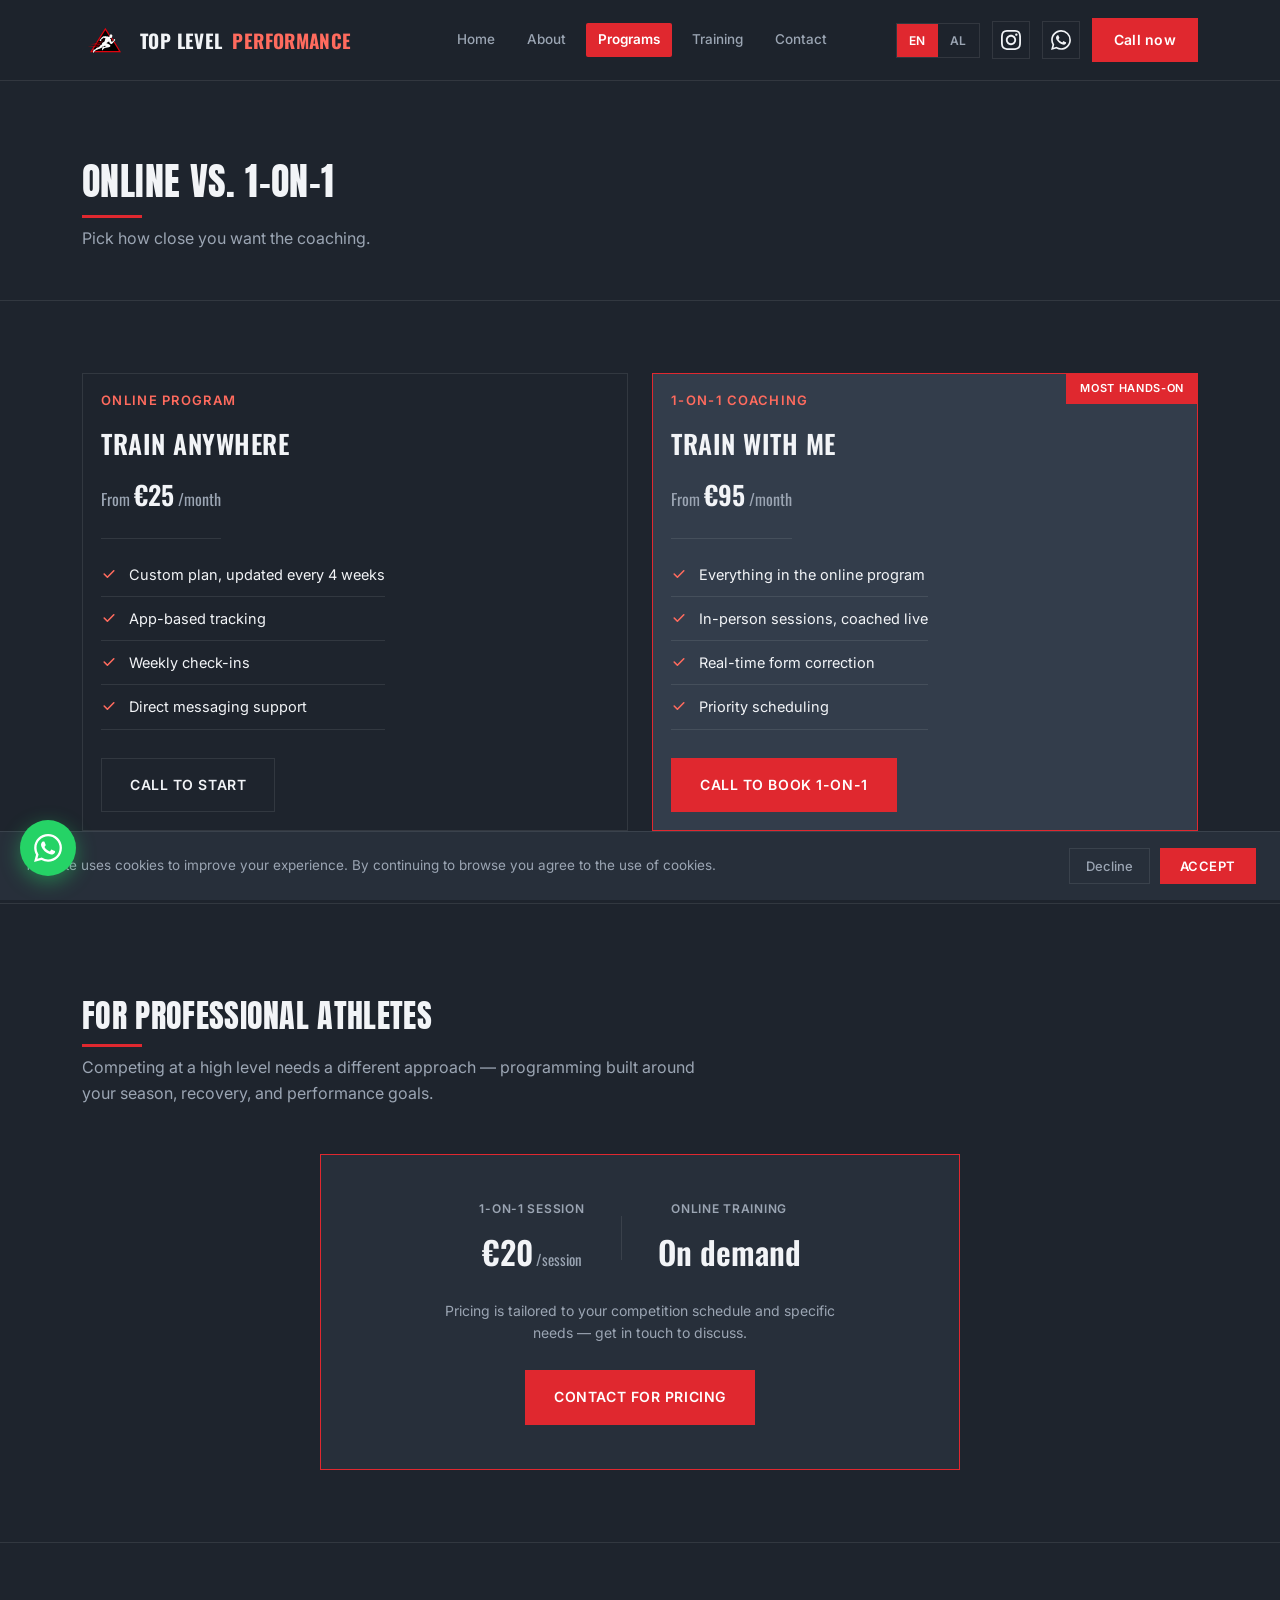
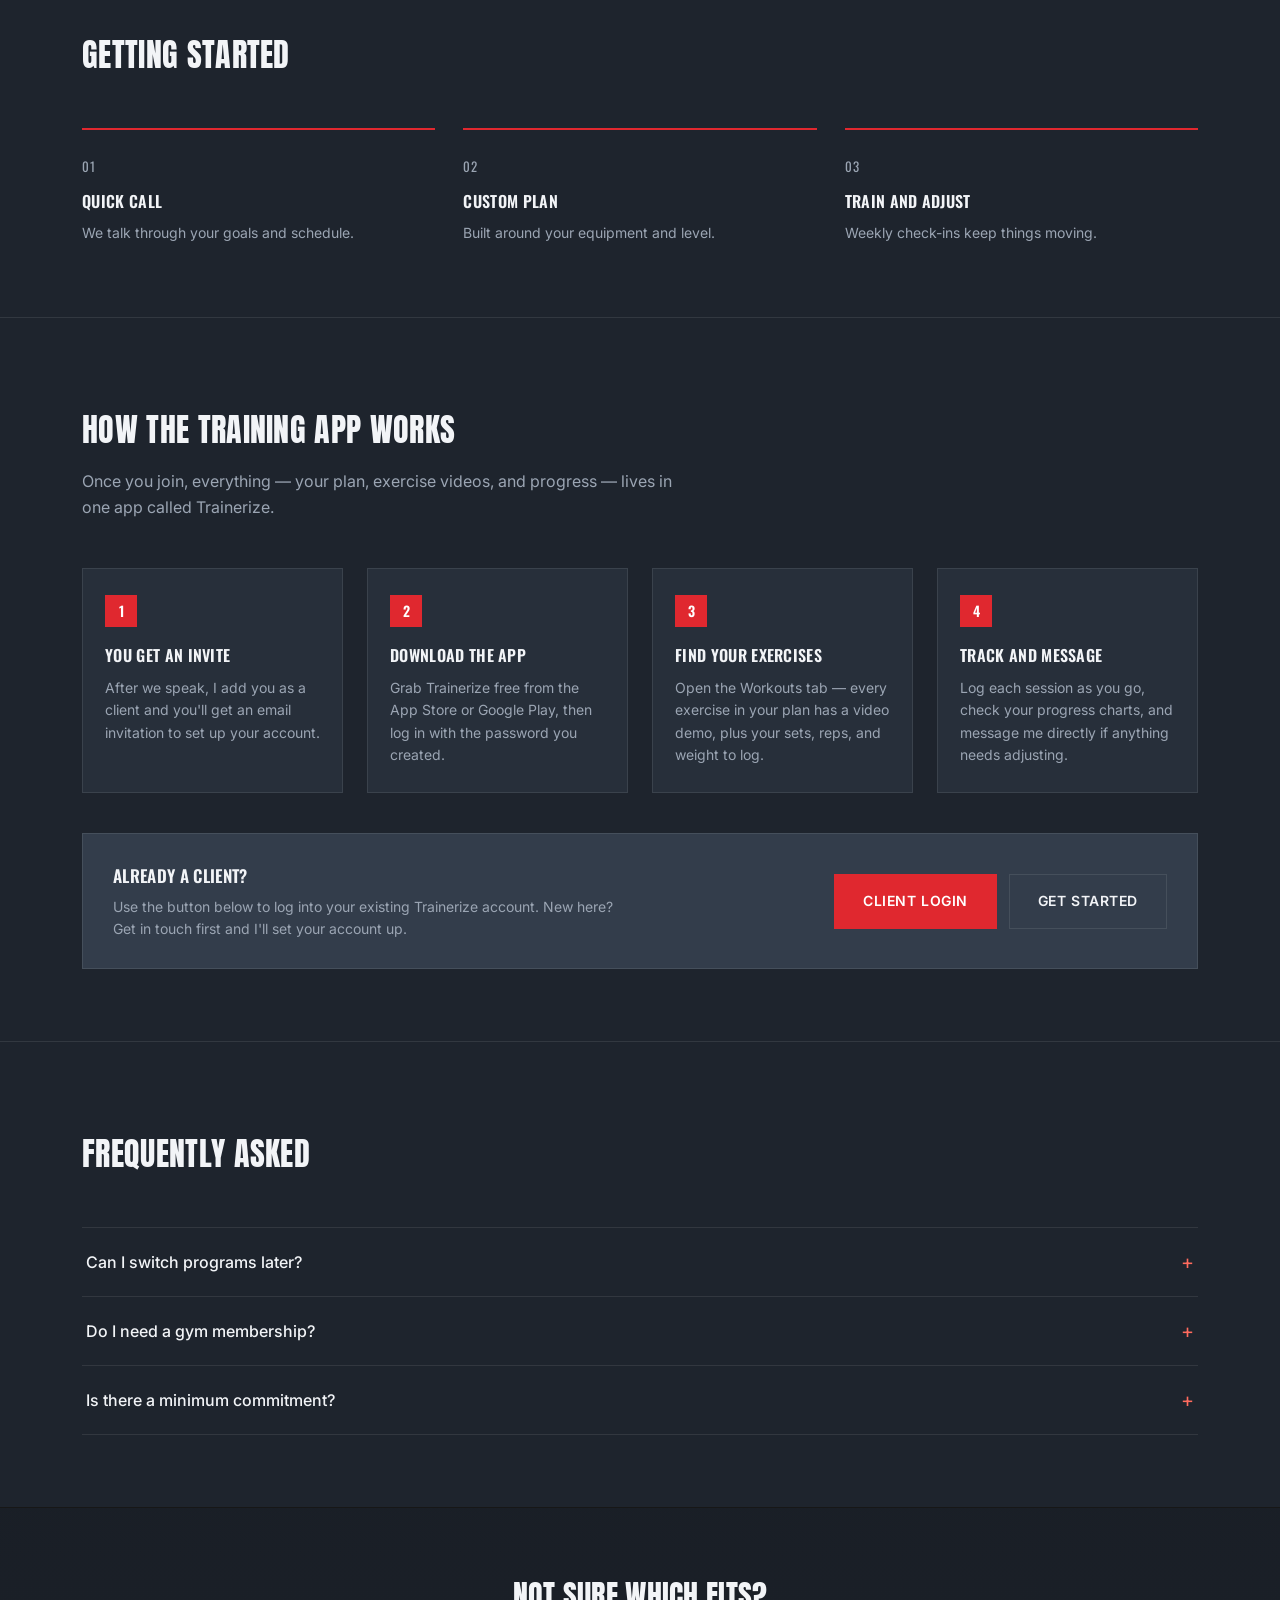
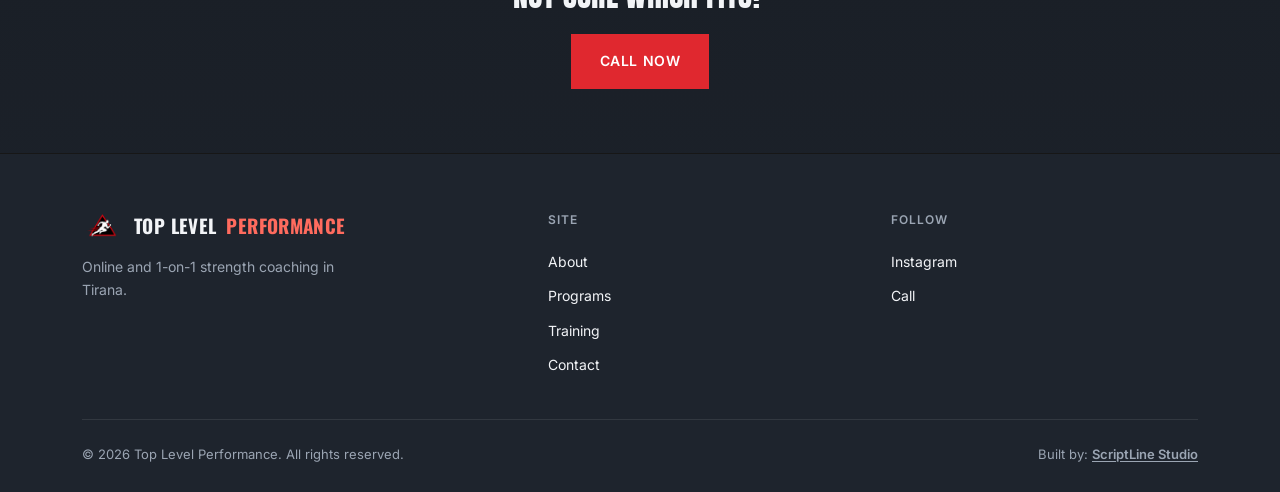
<file: programs.html>
<!DOCTYPE html>
<html lang="en">
<head>
<meta charset="UTF-8">
<meta name="viewport" content="width=device-width, initial-scale=1.0">
<meta name="theme-color" content="#1E242D">
  <meta name="description" content="Online coaching from €25/month or 1-on-1 in-person sessions. Custom training plans built around your goals.">
  <meta property="og:type" content="website">
  <meta property="og:url" content="https://top-levelperformance.com/programs.html">
  <meta property="og:title" content="Programs | Top Level Performance">
  <meta property="og:description" content="Online coaching from €25/month or 1-on-1 in-person sessions. Custom training plans built around your goals.">
  <meta property="og:image" content="https://top-levelperformance.com/assets/og-image.jpg">
  <meta property="og:image:width" content="1200">
  <meta property="og:image:height" content="630">
  <meta property="og:site_name" content="Top Level Performance">
  <meta name="twitter:card" content="summary_large_image">
  <meta name="twitter:title" content="Programs | Top Level Performance">
  <meta name="twitter:description" content="Online coaching from €25/month or 1-on-1 in-person sessions. Custom training plans built around your goals.">
  <meta name="twitter:image" content="https://top-levelperformance.com/assets/og-image.jpg">
  <link rel="icon" type="image/x-icon" href="assets/favicon.ico">
  <link rel="icon" type="image/png" sizes="32x32" href="assets/favicon-32.png">
  <link rel="icon" type="image/png" sizes="16x16" href="assets/favicon-16.png">
  <link rel="apple-touch-icon" sizes="180x180" href="assets/favicon-180.png">
<link rel="canonical" href="https://top-levelperformance.com/programs.html">
<title>Programs | Top Level Performance</title>
<link rel="preconnect" href="https://fonts.googleapis.com">
<link rel="preconnect" href="https://fonts.gstatic.com" crossorigin>
<link href="https://fonts.googleapis.com/css2?family=Anton&family=Oswald:wght@400;500;600;700&family=Inter:wght@400;500;600;700&display=swap" rel="stylesheet">
<link rel="stylesheet" href="style.css">
<script type="application/ld+json">
{
  "@context": "https://schema.org",
  "@type": "ProfessionalService",
  "name": "Top Level Performance",
  "image": "https://top-levelperformance.com/assets/logo.png",
  "url": "https://top-levelperformance.com/",
  "telephone": "+355685999779",
  "priceRange": "€€",
  "address": {
    "@type": "PostalAddress",
    "addressLocality": "Tirana",
    "addressCountry": "AL"
  },
  "founder": {
    "@type": "Person",
    "name": "Jeart Kumi",
    "jobTitle": "Certified Personal Trainer"
  },
  "sameAs": [
    "https://www.instagram.com/top_level.performance"
  ]
}
</script>

</head>
<body>

<header>
  <nav>
    <a href="index.html" class="logo"><img src="assets/logo.png" alt="Top Level Performance" class="logo-img" width="120" height="32" decoding="async">TOP LEVEL <span class="sub">PERFORMANCE</span></a>
    <div class="nav-links">
      <a href="index.html" data-i18n="nav_home">Home</a>
      <a href="about.html" data-i18n="nav_about">About</a>
      <a href="programs.html" data-i18n="nav_programs">Programs</a>
      <a href="training.html" data-i18n="nav_training">Training</a>
      <a href="contact.html" data-i18n="nav_contact">Contact</a>
    </div>
    <div class="nav-actions">
      <div class="lang-switch desktop-only">
        <button class="lang-btn" data-lang="en">EN</button>
        <button class="lang-btn" data-lang="sq">AL</button>
      </div>
      <a href="https://www.instagram.com/top_level.performance?igsh=MTBoMjdkOWFjMjdtZw==" class="icon-btn ig desktop-only" target="_blank" rel="noopener" aria-label="Instagram"><svg viewBox="0 0 24 24" fill="currentColor" width="20" height="20"><path d="M12 2.163c3.204 0 3.584.012 4.85.07 3.252.148 4.771 1.691 4.919 4.919.058 1.265.069 1.645.069 4.849 0 3.205-.012 3.584-.069 4.849-.149 3.225-1.664 4.771-4.919 4.919-1.266.058-1.644.07-4.85.07-3.204 0-3.584-.012-4.849-.07-3.26-.149-4.771-1.699-4.919-4.92-.058-1.265-.07-1.644-.07-4.849 0-3.204.013-3.583.07-4.849.149-3.227 1.664-4.771 4.919-4.919 1.266-.057 1.645-.069 4.849-.069zm0-2.163c-3.259 0-3.667.014-4.947.072-4.358.2-6.78 2.618-6.98 6.98-.059 1.281-.073 1.689-.073 4.948 0 3.259.014 3.668.072 4.948.2 4.358 2.618 6.78 6.98 6.98 1.281.058 1.689.072 4.948.072 3.259 0 3.668-.014 4.948-.072 4.354-.2 6.782-2.618 6.979-6.98.059-1.28.073-1.689.073-4.948 0-3.259-.014-3.667-.072-4.947-.196-4.354-2.617-6.78-6.979-6.98-1.281-.059-1.69-.073-4.949-.073zm0 5.838c-3.403 0-6.162 2.759-6.162 6.162s2.759 6.163 6.162 6.163 6.162-2.759 6.162-6.163c0-3.403-2.759-6.162-6.162-6.162zm0 10.162c-2.209 0-4-1.79-4-4 0-2.209 1.791-4 4-4s4 1.791 4 4c0 2.21-1.791 4-4 4zm6.406-11.845c-.796 0-1.441.645-1.441 1.44s.645 1.44 1.441 1.44c.795 0 1.439-.645 1.439-1.44s-.644-1.44-1.439-1.44z"/></svg></a>
      <a href="https://wa.me/355685999779" class="icon-btn wa desktop-only" target="_blank" rel="noopener" aria-label="WhatsApp"><svg viewBox="0 0 24 24" fill="currentColor" width="20" height="20"><path d="M17.472 14.382c-.297-.149-1.758-.867-2.03-.967-.273-.099-.471-.148-.67.15-.197.297-.767.966-.94 1.164-.173.199-.347.223-.644.075-.297-.15-1.255-.463-2.39-1.475-.883-.788-1.48-1.761-1.653-2.059-.173-.297-.018-.458.13-.606.134-.133.298-.347.446-.52.149-.174.198-.298.298-.497.099-.198.05-.371-.025-.52-.075-.149-.669-1.612-.916-2.207-.242-.579-.487-.5-.669-.51-.173-.008-.371-.01-.57-.01-.198 0-.52.074-.792.372-.272.297-1.04 1.016-1.04 2.479 0 1.462 1.065 2.875 1.213 3.074.149.198 2.096 3.2 5.077 4.487.709.306 1.262.489 1.694.625.712.227 1.36.195 1.871.118.571-.085 1.758-.719 2.006-1.413.248-.694.248-1.289.173-1.413-.074-.124-.272-.198-.57-.347m-5.421 7.403h-.004a9.87 9.87 0 01-5.031-1.378l-.361-.214-3.741.982.998-3.648-.235-.374a9.86 9.86 0 01-1.51-5.26c.001-5.45 4.436-9.884 9.888-9.884 2.64 0 5.122 1.03 6.988 2.898a9.825 9.825 0 012.893 6.994c-.003 5.45-4.437 9.884-9.885 9.884m8.413-18.297A11.815 11.815 0 0012.05 0C5.495 0 .16 5.335.157 11.892c0 2.096.547 4.142 1.588 5.945L.057 24l6.305-1.654a11.882 11.882 0 005.683 1.448h.005c6.554 0 11.89-5.335 11.893-11.893a11.821 11.821 0 00-3.48-8.413z"/></svg></a>
      <a href="tel:+355685999779" class="nav-cta desktop-only" data-i18n="nav_call">Call now</a>
    </div>
    <button class="nav-toggle" aria-label="Open menu"><span></span></button>
  </nav>
  <div class="mobile-menu">
    <a href="index.html" data-i18n="nav_home">Home</a>
    <a href="about.html" data-i18n="nav_about">About</a>
    <a href="programs.html" data-i18n="nav_programs">Programs</a>
    <a href="training.html" data-i18n="nav_training">Training</a>
    <a href="contact.html" data-i18n="nav_contact">Contact</a>
    <div class="lang-switch">
      <button class="lang-btn" data-lang="en">EN</button>
      <button class="lang-btn" data-lang="sq">AL</button>
    </div>
    <div class="icon-row">
      <a href="https://www.instagram.com/top_level.performance?igsh=MTBoMjdkOWFjMjdtZw==" class="icon-btn ig" target="_blank" rel="noopener" aria-label="Instagram"><svg viewBox="0 0 24 24" fill="currentColor" width="20" height="20"><path d="M12 2.163c3.204 0 3.584.012 4.85.07 3.252.148 4.771 1.691 4.919 4.919.058 1.265.069 1.645.069 4.849 0 3.205-.012 3.584-.069 4.849-.149 3.225-1.664 4.771-4.919 4.919-1.266.058-1.644.07-4.85.07-3.204 0-3.584-.012-4.849-.07-3.26-.149-4.771-1.699-4.919-4.92-.058-1.265-.07-1.644-.07-4.849 0-3.204.013-3.583.07-4.849.149-3.227 1.664-4.771 4.919-4.919 1.266-.057 1.645-.069 4.849-.069zm0-2.163c-3.259 0-3.667.014-4.947.072-4.358.2-6.78 2.618-6.98 6.98-.059 1.281-.073 1.689-.073 4.948 0 3.259.014 3.668.072 4.948.2 4.358 2.618 6.78 6.98 6.98 1.281.058 1.689.072 4.948.072 3.259 0 3.668-.014 4.948-.072 4.354-.2 6.782-2.618 6.979-6.98.059-1.28.073-1.689.073-4.948 0-3.259-.014-3.667-.072-4.947-.196-4.354-2.617-6.78-6.979-6.98-1.281-.059-1.69-.073-4.949-.073zm0 5.838c-3.403 0-6.162 2.759-6.162 6.162s2.759 6.163 6.162 6.163 6.162-2.759 6.162-6.163c0-3.403-2.759-6.162-6.162-6.162zm0 10.162c-2.209 0-4-1.79-4-4 0-2.209 1.791-4 4-4s4 1.791 4 4c0 2.21-1.791 4-4 4zm6.406-11.845c-.796 0-1.441.645-1.441 1.44s.645 1.44 1.441 1.44c.795 0 1.439-.645 1.439-1.44s-.644-1.44-1.439-1.44z"/></svg></a>
      <a href="https://wa.me/355685999779" class="icon-btn wa" target="_blank" rel="noopener" aria-label="WhatsApp"><svg viewBox="0 0 24 24" fill="currentColor" width="20" height="20"><path d="M17.472 14.382c-.297-.149-1.758-.867-2.03-.967-.273-.099-.471-.148-.67.15-.197.297-.767.966-.94 1.164-.173.199-.347.223-.644.075-.297-.15-1.255-.463-2.39-1.475-.883-.788-1.48-1.761-1.653-2.059-.173-.297-.018-.458.13-.606.134-.133.298-.347.446-.52.149-.174.198-.298.298-.497.099-.198.05-.371-.025-.52-.075-.149-.669-1.612-.916-2.207-.242-.579-.487-.5-.669-.51-.173-.008-.371-.01-.57-.01-.198 0-.52.074-.792.372-.272.297-1.04 1.016-1.04 2.479 0 1.462 1.065 2.875 1.213 3.074.149.198 2.096 3.2 5.077 4.487.709.306 1.262.489 1.694.625.712.227 1.36.195 1.871.118.571-.085 1.758-.719 2.006-1.413.248-.694.248-1.289.173-1.413-.074-.124-.272-.198-.57-.347m-5.421 7.403h-.004a9.87 9.87 0 01-5.031-1.378l-.361-.214-3.741.982.998-3.648-.235-.374a9.86 9.86 0 01-1.51-5.26c.001-5.45 4.436-9.884 9.888-9.884 2.64 0 5.122 1.03 6.988 2.898a9.825 9.825 0 012.893 6.994c-.003 5.45-4.437 9.884-9.885 9.884m8.413-18.297A11.815 11.815 0 0012.05 0C5.495 0 .16 5.335.157 11.892c0 2.096.547 4.142 1.588 5.945L.057 24l6.305-1.654a11.882 11.882 0 005.683 1.448h.005c6.554 0 11.89-5.335 11.893-11.893a11.821 11.821 0 00-3.48-8.413z"/></svg></a>
    </div>
    <a href="tel:+355685999779" class="nav-cta" data-i18n="nav_call">Call now</a>
  </div>
</header>

<section class="page-hero">
  <div class="wrap">
    <h1 data-i18n="programs_h1">Online vs. 1-on-1</h1>
    <p data-i18n="programs_p">Pick how close you want the coaching.</p>
  </div>
</section>

<section class="section">
  <div class="wrap">
    <div class="programs-grid reveal-stagger">

      <div class="program-card" id="online">
        <div class="program-name" data-i18n="online_name">Online program</div>
        <h3 data-i18n="online_h3">Train anywhere</h3>
        <div class="program-price" data-i18n-html="online_price_html">From <span>€25</span> /month</div>
        <ul class="program-list">
          <li><svg class="check" viewBox="0 0 20 20" fill="none"><path d="M4 10l4 4 8-8" stroke="currentColor" stroke-width="2" stroke-linecap="round" stroke-linejoin="round"/></svg><span data-i18n="online_li1">Custom plan, updated every 4 weeks</span></li>
          <li><svg class="check" viewBox="0 0 20 20" fill="none"><path d="M4 10l4 4 8-8" stroke="currentColor" stroke-width="2" stroke-linecap="round" stroke-linejoin="round"/></svg><span data-i18n="online_li2">App-based tracking</span></li>
          <li><svg class="check" viewBox="0 0 20 20" fill="none"><path d="M4 10l4 4 8-8" stroke="currentColor" stroke-width="2" stroke-linecap="round" stroke-linejoin="round"/></svg><span data-i18n="online_li3">Weekly check-ins</span></li>
          <li><svg class="check" viewBox="0 0 20 20" fill="none"><path d="M4 10l4 4 8-8" stroke="currentColor" stroke-width="2" stroke-linecap="round" stroke-linejoin="round"/></svg><span data-i18n="online_li4">Direct messaging support</span></li>
        </ul>
        <a href="tel:+355685999779" class="btn-ghost" data-i18n="online_btn">Call to start</a>
      </div>

      <div class="program-card featured" id="oneonone">
        <div class="program-tag" data-i18n="oneonone_tag">Most hands-on</div>
        <div class="program-name" data-i18n="oneonone_name">1-on-1 coaching</div>
        <h3 data-i18n="oneonone_h3">Train with me</h3>
        <div class="program-price" data-i18n-html="oneonone_price_html">From <span>€95</span> /month</div>
        <ul class="program-list">
          <li><svg class="check" viewBox="0 0 20 20" fill="none"><path d="M4 10l4 4 8-8" stroke="currentColor" stroke-width="2" stroke-linecap="round" stroke-linejoin="round"/></svg><span data-i18n="oneonone_li1">Everything in the online program</span></li>
          <li><svg class="check" viewBox="0 0 20 20" fill="none"><path d="M4 10l4 4 8-8" stroke="currentColor" stroke-width="2" stroke-linecap="round" stroke-linejoin="round"/></svg><span data-i18n="oneonone_li2">In-person sessions, coached live</span></li>
          <li><svg class="check" viewBox="0 0 20 20" fill="none"><path d="M4 10l4 4 8-8" stroke="currentColor" stroke-width="2" stroke-linecap="round" stroke-linejoin="round"/></svg><span data-i18n="oneonone_li3">Real-time form correction</span></li>
          <li><svg class="check" viewBox="0 0 20 20" fill="none"><path d="M4 10l4 4 8-8" stroke="currentColor" stroke-width="2" stroke-linecap="round" stroke-linejoin="round"/></svg><span data-i18n="oneonone_li4">Priority scheduling</span></li>
        </ul>
        <a href="tel:+355685999779" class="btn-primary" data-i18n="oneonone_btn">Call to book 1-on-1</a>
      </div>

    </div>
  </div>
</section>

<section class="section border-top">
  <div class="wrap">
    <div class="section-head reveal">
      <h2 data-i18n="pro_h2">For professional athletes</h2>
      <p data-i18n="pro_p">Competing at a high level needs a different approach — programming built around your season, recovery, and performance goals.</p>
    </div>
    <div class="pro-card reveal">
      <div class="pro-price-row">
        <div class="pro-price-item">
          <div class="pro-price-label" data-i18n="pro_1on1_label">1-on-1 session</div>
          <div class="pro-price-value">€20<span data-i18n="pro_per_session"> /session</span></div>
        </div>
        <div class="pro-price-divider"></div>
        <div class="pro-price-item">
          <div class="pro-price-label" data-i18n="pro_online_label">Online training</div>
          <div class="pro-price-value" data-i18n="pro_on_demand">On demand</div>
        </div>
      </div>
      <p class="pro-note" data-i18n="pro_note">Pricing is tailored to your competition schedule and specific needs — get in touch to discuss.</p>
      <a href="contact.html" class="btn-primary" data-i18n="pro_btn">Contact for pricing</a>
    </div>
  </div>
</section>

<section class="section border-top">
  <div class="wrap">
    <div class="section-head">
      <h2 data-i18n="start_h2">Getting started</h2>
    </div>
    <div class="process-list reveal-stagger">
      <div class="process-step">
        <div class="num">01</div>
        <h3 data-i18n="step1_h3">Quick call</h3>
        <p data-i18n="step1_p">We talk through your goals and schedule.</p>
      </div>
      <div class="process-step">
        <div class="num">02</div>
        <h3 data-i18n="step2_h3">Custom plan</h3>
        <p data-i18n="step2_p">Built around your equipment and level.</p>
      </div>
      <div class="process-step">
        <div class="num">03</div>
        <h3 data-i18n="step3_h3">Train and adjust</h3>
        <p data-i18n="step3_p">Weekly check-ins keep things moving.</p>
      </div>
    </div>
  </div>
</section>

<section class="section border-top">
  <div class="wrap">
    <div class="section-head">
      <h2 data-i18n="tz_h2">How the training app works</h2>
      <p data-i18n="tz_p">Once you join, everything — your plan, exercise videos, and progress — lives in one app called Trainerize.</p>
    </div>
    <div class="tz-guide reveal-stagger">
      <div class="tz-step">
        <div class="tz-num">1</div>
        <h3 data-i18n="tz1_h3">You get an invite</h3>
        <p data-i18n="tz1_p">After we speak, I add you as a client and you'll get an email invitation to set up your account.</p>
      </div>
      <div class="tz-step">
        <div class="tz-num">2</div>
        <h3 data-i18n="tz2_h3">Download the app</h3>
        <p data-i18n="tz2_p">Grab Trainerize free from the App Store or Google Play, then log in with the password you created.</p>
      </div>
      <div class="tz-step">
        <div class="tz-num">3</div>
        <h3 data-i18n="tz3_h3">Find your exercises</h3>
        <p data-i18n="tz3_p">Open the Workouts tab — every exercise in your plan has a video demo, plus your sets, reps, and weight to log.</p>
      </div>
      <div class="tz-step">
        <div class="tz-num">4</div>
        <h3 data-i18n="tz4_h3">Track and message</h3>
        <p data-i18n="tz4_p">Log each session as you go, check your progress charts, and message me directly if anything needs adjusting.</p>
      </div>
    </div>
    <div class="tz-callout reveal">
      <div class="tz-callout-text">
        <h3 data-i18n="tz_callout_h3">Already a client?</h3>
        <p data-i18n="tz_callout_p">Use the button below to log into your existing Trainerize account. New here? Get in touch first and I'll set your account up.</p>
      </div>
      <div class="tz-callout-actions">
        <a href="https://toplevelperformance.trainerize.com/app/account/profile" class="btn-primary" target="_blank" rel="noopener" data-i18n="tz_callout_login">Client login</a>
        <a href="contact.html" class="btn-ghost" data-i18n="tz_callout_contact">Get started</a>
      </div>
    </div>
  </div>
</section>

<section class="section border-top">
  <div class="wrap">
    <div class="section-head">
      <h2 data-i18n="faq_h2">Frequently asked</h2>
    </div>
    <div class="faq-list reveal">
      <div class="faq-item">
        <button class="faq-q"><span data-i18n="faq1_q">Can I switch programs later?</span><span class="plus">+</span></button>
        <div class="faq-a"><p data-i18n="faq1_a">Yes, anytime — most clients start online and move to 1-on-1 when they're ready.</p></div>
      </div>
      <div class="faq-item">
        <button class="faq-q"><span data-i18n="faq2_q">Do I need a gym membership?</span><span class="plus">+</span></button>
        <div class="faq-a"><p data-i18n="faq2_a">No. Tell me what equipment you have and your plan is built around it.</p></div>
      </div>
      <div class="faq-item">
        <button class="faq-q"><span data-i18n="faq3_q">Is there a minimum commitment?</span><span class="plus">+</span></button>
        <div class="faq-a"><p data-i18n="faq3_a">No contract. Both programs run month to month — cancel anytime.</p></div>
      </div>
    </div>
  </div>
</section>

<section class="cta-band cta-band-video reveal">
  <div class="cta-band-bg">
    <video muted loop playsinline autoplay preload="metadata" aria-hidden="true">
      <source src="assets/ushtrim2.mp4" type="video/mp4">
    </video>
  </div>
  <div class="wrap">
    <h2 data-i18n="cta_not_sure">Not sure which fits?</h2>
    <div class="cta-actions">
      <a href="tel:+355685999779" class="btn-primary" data-i18n="btn_call_now">Call now</a>
    </div>
  </div>
</section>

<footer>
  <div class="wrap">
    <div class="footer-top">
      <div>
        <div class="logo"><img src="assets/logo.png" alt="Top Level Performance" class="logo-img" width="120" height="30" loading="lazy" decoding="async">TOP LEVEL <span class="sub">PERFORMANCE</span></div>
        <p data-i18n="footer_tagline">Online and 1-on-1 strength coaching.</p>
      </div>
      <div class="footer-col">
        <h4 data-i18n="footer_site">Site</h4>
        <a href="about.html" data-i18n="nav_about">About</a>
        <a href="programs.html" data-i18n="nav_programs">Programs</a>
        <a href="training.html" data-i18n="nav_training">Training</a>
        <a href="contact.html" data-i18n="nav_contact">Contact</a>
      </div>
      <div class="footer-col">
        <h4 data-i18n="footer_follow">Follow</h4>
        <a href="https://www.instagram.com/top_level.performance?igsh=MTBoMjdkOWFjMjdtZw==" target="_blank" rel="noopener">Instagram</a>
        <a href="tel:+355685999779" data-i18n="footer_call">Call</a>
      </div>
    </div>
    <div class="footer-bottom">
      <span>© <span id="copyright-year">2026</span> Top Level Performance. All rights reserved.</span>
      <span class="footer-credit">Built by: <a href="https://scriptlinestudio.com" target="_blank" rel="noopener">ScriptLine Studio</a></span>
    </div>
  </div>
</footer>

<div class="cookie-banner" id="cookie-banner">
  <p>This site uses cookies to improve your experience. By continuing to browse you agree to the use of cookies.</p>
  <div class="cookie-actions">
    <button class="cookie-decline" id="cookie-decline">Decline</button>
    <button class="cookie-accept" id="cookie-accept">Accept</button>
  </div>
</div>
<div class="wa-float" id="wa-float">
  <div class="wa-bubble" id="wa-bubble">
    <button class="wa-bubble-close" id="wa-bubble-close" aria-label="Close">×</button>
    <div class="wa-bubble-header">
      <div class="wa-bubble-avatar"><img src="assets/logo.png" alt="Top Level Performance"></div>
      <div>
        <div class="wa-bubble-name">Top Level Performance</div>
        <div class="wa-bubble-sub" data-i18n="wa_greeting">Hi! Need help? Message me on WhatsApp.</div>
      </div>
    </div>
    <a href="https://wa.me/355685999779" target="_blank" rel="noopener" class="wa-bubble-cta"><svg viewBox="0 0 24 24" fill="currentColor"><path d="M17.472 14.382c-.297-.149-1.758-.867-2.03-.967-.273-.099-.471-.148-.67.15-.197.297-.767.966-.94 1.164-.173.199-.347.223-.644.075-.297-.15-1.255-.463-2.39-1.475-.883-.788-1.48-1.761-1.653-2.059-.173-.297-.018-.458.13-.606.134-.133.298-.347.446-.52.149-.174.198-.298.298-.497.099-.198.05-.371-.025-.52-.075-.149-.669-1.612-.916-2.207-.242-.579-.487-.5-.669-.51-.173-.008-.371-.01-.57-.01-.198 0-.52.074-.792.372-.272.297-1.04 1.016-1.04 2.479 0 1.462 1.065 2.875 1.213 3.074.149.198 2.096 3.2 5.077 4.487.709.306 1.262.489 1.694.625.712.227 1.36.195 1.871.118.571-.085 1.758-.719 2.006-1.413.248-.694.248-1.289.173-1.413-.074-.124-.272-.198-.57-.347"/></svg><span data-i18n="wa_cta">Message on WhatsApp</span></a>
  </div>
  <a href="https://wa.me/355685999779" target="_blank" rel="noopener" class="wa-fab" aria-label="WhatsApp">
    <svg viewBox="0 0 24 24" fill="currentColor"><path d="M17.472 14.382c-.297-.149-1.758-.867-2.03-.967-.273-.099-.471-.148-.67.15-.197.297-.767.966-.94 1.164-.173.199-.347.223-.644.075-.297-.15-1.255-.463-2.39-1.475-.883-.788-1.48-1.761-1.653-2.059-.173-.297-.018-.458.13-.606.134-.133.298-.347.446-.52.149-.174.198-.298.298-.497.099-.198.05-.371-.025-.52-.075-.149-.669-1.612-.916-2.207-.242-.579-.487-.5-.669-.51-.173-.008-.371-.01-.57-.01-.198 0-.52.074-.792.372-.272.297-1.04 1.016-1.04 2.479 0 1.462 1.065 2.875 1.213 3.074.149.198 2.096 3.2 5.077 4.487.709.306 1.262.489 1.694.625.712.227 1.36.195 1.871.118.571-.085 1.758-.719 2.006-1.413.248-.694.248-1.289.173-1.413-.074-.124-.272-.198-.57-.347m-5.421 7.403h-.004a9.87 9.87 0 01-5.031-1.378l-.361-.214-3.741.982.998-3.648-.235-.374a9.86 9.86 0 01-1.51-5.26c.001-5.45 4.436-9.884 9.888-9.884 2.64 0 5.122 1.03 6.988 2.898a9.825 9.825 0 012.893 6.994c-.003 5.45-4.437 9.884-9.885 9.884m8.413-18.297A11.815 11.815 0 0012.05 0C5.495 0 .16 5.335.157 11.892c0 2.096.547 4.142 1.588 5.945L.057 24l6.305-1.654a11.882 11.882 0 005.683 1.448h.005c6.554 0 11.89-5.335 11.893-11.893a11.821 11.821 0 00-3.48-8.413z"/></svg>
  </a>
</div>
<button id="scroll-top" class="scroll-top" aria-label="Scroll to top"><svg viewBox="0 0 24 24" fill="none" stroke="currentColor" stroke-width="2" width="18" height="18"><path d="M18 15l-6-6-6 6" stroke-linecap="round" stroke-linejoin="round"/></svg></button>
<script src="script.js"></script>
</body>
</html>
</file>
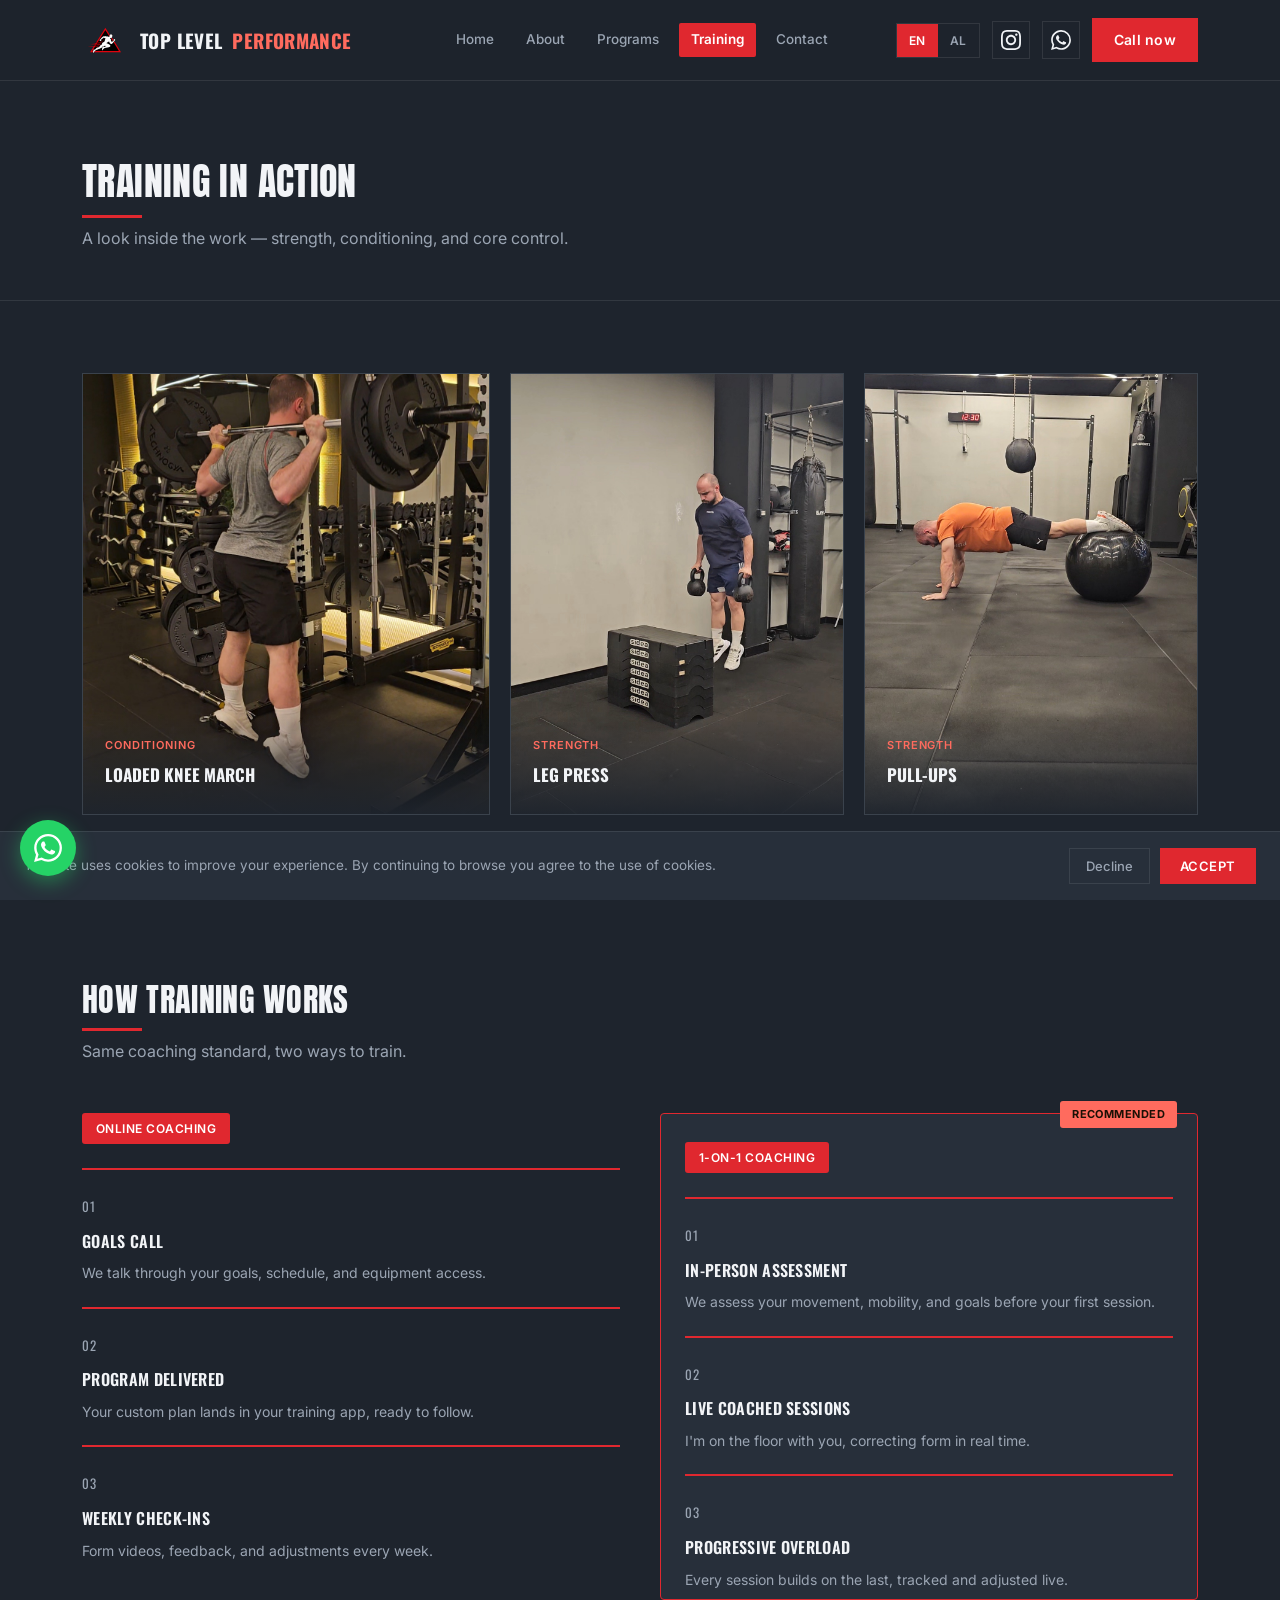
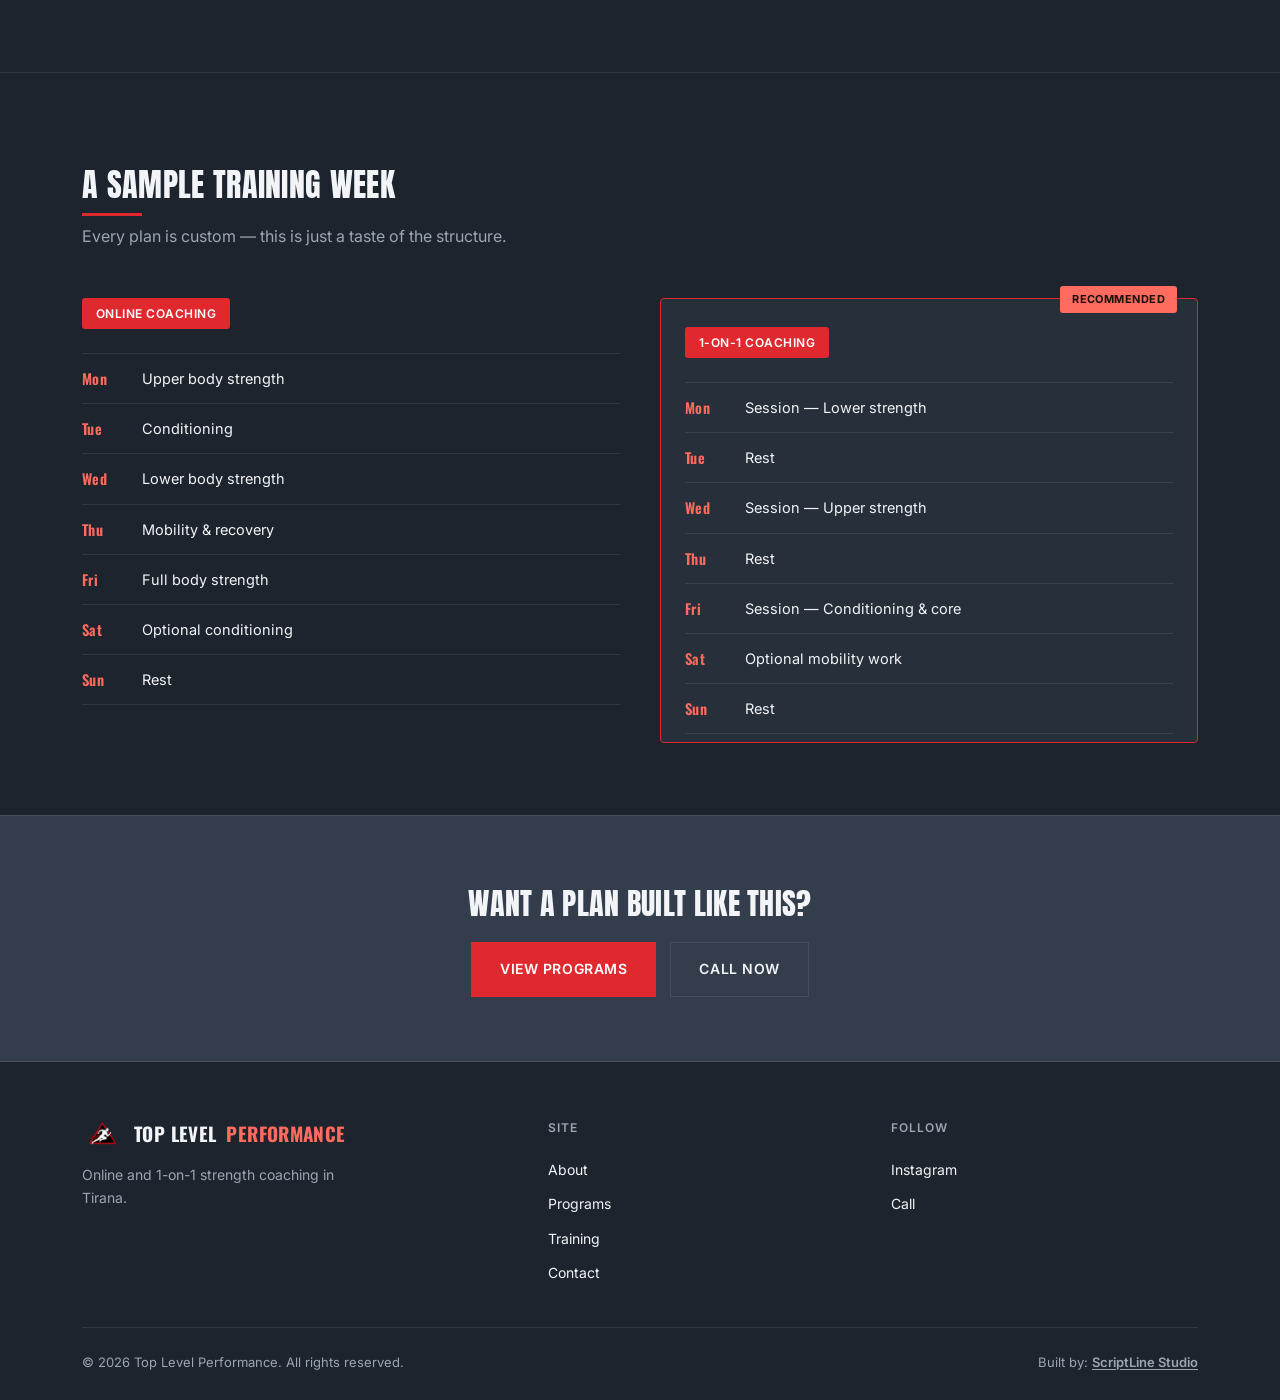
<file: training.html>
<!DOCTYPE html>
<html lang="en">
<head>
<meta charset="UTF-8">
<meta name="viewport" content="width=device-width, initial-scale=1.0">
<meta name="theme-color" content="#1E242D">
  <meta name="description" content="A look inside the training — strength, conditioning, and core work in Tirana.">
  <meta property="og:type" content="website">
  <meta property="og:url" content="https://top-levelperformance.com/training.html">
  <meta property="og:title" content="Training | Top Level Performance">
  <meta property="og:description" content="A look inside the training — strength, conditioning, and core work in Tirana.">
  <meta property="og:image" content="https://top-levelperformance.com/assets/og-image.jpg">
  <meta property="og:image:width" content="1200">
  <meta property="og:image:height" content="630">
  <meta property="og:site_name" content="Top Level Performance">
  <meta name="twitter:card" content="summary_large_image">
  <meta name="twitter:title" content="Training | Top Level Performance">
  <meta name="twitter:description" content="A look inside the training — strength, conditioning, and core work in Tirana.">
  <meta name="twitter:image" content="https://top-levelperformance.com/assets/og-image.jpg">
  <link rel="icon" type="image/x-icon" href="assets/favicon.ico">
  <link rel="icon" type="image/png" sizes="32x32" href="assets/favicon-32.png">
  <link rel="icon" type="image/png" sizes="16x16" href="assets/favicon-16.png">
  <link rel="apple-touch-icon" sizes="180x180" href="assets/favicon-180.png">
<link rel="canonical" href="https://top-levelperformance.com/training.html">
<title>Training | Top Level Performance</title>
<link rel="preconnect" href="https://fonts.googleapis.com">
<link rel="preconnect" href="https://fonts.gstatic.com" crossorigin>
<link href="https://fonts.googleapis.com/css2?family=Anton&family=Oswald:wght@400;500;600;700&family=Inter:wght@400;500;600;700&display=swap" rel="stylesheet">
<link rel="stylesheet" href="style.css">
<script type="application/ld+json">
{
  "@context": "https://schema.org",
  "@type": "ProfessionalService",
  "name": "Top Level Performance",
  "image": "https://top-levelperformance.com/assets/logo.png",
  "url": "https://top-levelperformance.com/",
  "telephone": "+355685999779",
  "priceRange": "€€",
  "address": {
    "@type": "PostalAddress",
    "addressLocality": "Tirana",
    "addressCountry": "AL"
  },
  "founder": {
    "@type": "Person",
    "name": "Jeart Kumi",
    "jobTitle": "Certified Personal Trainer"
  },
  "sameAs": [
    "https://www.instagram.com/top_level.performance"
  ]
}
</script>

</head>
<body>

<header>
  <nav>
    <a href="index.html" class="logo"><img src="assets/logo.png" alt="Top Level Performance" class="logo-img" width="120" height="32" decoding="async">TOP LEVEL <span class="sub">PERFORMANCE</span></a>
    <div class="nav-links">
      <a href="index.html" data-i18n="nav_home">Home</a>
      <a href="about.html" data-i18n="nav_about">About</a>
      <a href="programs.html" data-i18n="nav_programs">Programs</a>
      <a href="training.html" data-i18n="nav_training">Training</a>
      <a href="contact.html" data-i18n="nav_contact">Contact</a>
    </div>
    <div class="nav-actions">
      <div class="lang-switch desktop-only">
        <button class="lang-btn" data-lang="en">EN</button>
        <button class="lang-btn" data-lang="sq">AL</button>
      </div>
      <a href="https://www.instagram.com/top_level.performance?igsh=MTBoMjdkOWFjMjdtZw==" class="icon-btn ig desktop-only" target="_blank" rel="noopener" aria-label="Instagram"><svg viewBox="0 0 24 24" fill="currentColor" width="20" height="20"><path d="M12 2.163c3.204 0 3.584.012 4.85.07 3.252.148 4.771 1.691 4.919 4.919.058 1.265.069 1.645.069 4.849 0 3.205-.012 3.584-.069 4.849-.149 3.225-1.664 4.771-4.919 4.919-1.266.058-1.644.07-4.85.07-3.204 0-3.584-.012-4.849-.07-3.26-.149-4.771-1.699-4.919-4.92-.058-1.265-.07-1.644-.07-4.849 0-3.204.013-3.583.07-4.849.149-3.227 1.664-4.771 4.919-4.919 1.266-.057 1.645-.069 4.849-.069zm0-2.163c-3.259 0-3.667.014-4.947.072-4.358.2-6.78 2.618-6.98 6.98-.059 1.281-.073 1.689-.073 4.948 0 3.259.014 3.668.072 4.948.2 4.358 2.618 6.78 6.98 6.98 1.281.058 1.689.072 4.948.072 3.259 0 3.668-.014 4.948-.072 4.354-.2 6.782-2.618 6.979-6.98.059-1.28.073-1.689.073-4.948 0-3.259-.014-3.667-.072-4.947-.196-4.354-2.617-6.78-6.979-6.98-1.281-.059-1.69-.073-4.949-.073zm0 5.838c-3.403 0-6.162 2.759-6.162 6.162s2.759 6.163 6.162 6.163 6.162-2.759 6.162-6.163c0-3.403-2.759-6.162-6.162-6.162zm0 10.162c-2.209 0-4-1.79-4-4 0-2.209 1.791-4 4-4s4 1.791 4 4c0 2.21-1.791 4-4 4zm6.406-11.845c-.796 0-1.441.645-1.441 1.44s.645 1.44 1.441 1.44c.795 0 1.439-.645 1.439-1.44s-.644-1.44-1.439-1.44z"/></svg></a>
      <a href="https://wa.me/355685999779" class="icon-btn wa desktop-only" target="_blank" rel="noopener" aria-label="WhatsApp"><svg viewBox="0 0 24 24" fill="currentColor" width="20" height="20"><path d="M17.472 14.382c-.297-.149-1.758-.867-2.03-.967-.273-.099-.471-.148-.67.15-.197.297-.767.966-.94 1.164-.173.199-.347.223-.644.075-.297-.15-1.255-.463-2.39-1.475-.883-.788-1.48-1.761-1.653-2.059-.173-.297-.018-.458.13-.606.134-.133.298-.347.446-.52.149-.174.198-.298.298-.497.099-.198.05-.371-.025-.52-.075-.149-.669-1.612-.916-2.207-.242-.579-.487-.5-.669-.51-.173-.008-.371-.01-.57-.01-.198 0-.52.074-.792.372-.272.297-1.04 1.016-1.04 2.479 0 1.462 1.065 2.875 1.213 3.074.149.198 2.096 3.2 5.077 4.487.709.306 1.262.489 1.694.625.712.227 1.36.195 1.871.118.571-.085 1.758-.719 2.006-1.413.248-.694.248-1.289.173-1.413-.074-.124-.272-.198-.57-.347m-5.421 7.403h-.004a9.87 9.87 0 01-5.031-1.378l-.361-.214-3.741.982.998-3.648-.235-.374a9.86 9.86 0 01-1.51-5.26c.001-5.45 4.436-9.884 9.888-9.884 2.64 0 5.122 1.03 6.988 2.898a9.825 9.825 0 012.893 6.994c-.003 5.45-4.437 9.884-9.885 9.884m8.413-18.297A11.815 11.815 0 0012.05 0C5.495 0 .16 5.335.157 11.892c0 2.096.547 4.142 1.588 5.945L.057 24l6.305-1.654a11.882 11.882 0 005.683 1.448h.005c6.554 0 11.89-5.335 11.893-11.893a11.821 11.821 0 00-3.48-8.413z"/></svg></a>
      <a href="tel:+355685999779" class="nav-cta desktop-only" data-i18n="nav_call">Call now</a>
    </div>
    <button class="nav-toggle" aria-label="Open menu"><span></span></button>
  </nav>
  <div class="mobile-menu">
    <a href="index.html" data-i18n="nav_home">Home</a>
    <a href="about.html" data-i18n="nav_about">About</a>
    <a href="programs.html" data-i18n="nav_programs">Programs</a>
    <a href="training.html" data-i18n="nav_training">Training</a>
    <a href="contact.html" data-i18n="nav_contact">Contact</a>
    <div class="lang-switch">
      <button class="lang-btn" data-lang="en">EN</button>
      <button class="lang-btn" data-lang="sq">AL</button>
    </div>
    <div class="icon-row">
      <a href="https://www.instagram.com/top_level.performance?igsh=MTBoMjdkOWFjMjdtZw==" class="icon-btn ig" target="_blank" rel="noopener" aria-label="Instagram"><svg viewBox="0 0 24 24" fill="currentColor" width="20" height="20"><path d="M12 2.163c3.204 0 3.584.012 4.85.07 3.252.148 4.771 1.691 4.919 4.919.058 1.265.069 1.645.069 4.849 0 3.205-.012 3.584-.069 4.849-.149 3.225-1.664 4.771-4.919 4.919-1.266.058-1.644.07-4.85.07-3.204 0-3.584-.012-4.849-.07-3.26-.149-4.771-1.699-4.919-4.92-.058-1.265-.07-1.644-.07-4.849 0-3.204.013-3.583.07-4.849.149-3.227 1.664-4.771 4.919-4.919 1.266-.057 1.645-.069 4.849-.069zm0-2.163c-3.259 0-3.667.014-4.947.072-4.358.2-6.78 2.618-6.98 6.98-.059 1.281-.073 1.689-.073 4.948 0 3.259.014 3.668.072 4.948.2 4.358 2.618 6.78 6.98 6.98 1.281.058 1.689.072 4.948.072 3.259 0 3.668-.014 4.948-.072 4.354-.2 6.782-2.618 6.979-6.98.059-1.28.073-1.689.073-4.948 0-3.259-.014-3.667-.072-4.947-.196-4.354-2.617-6.78-6.979-6.98-1.281-.059-1.69-.073-4.949-.073zm0 5.838c-3.403 0-6.162 2.759-6.162 6.162s2.759 6.163 6.162 6.163 6.162-2.759 6.162-6.163c0-3.403-2.759-6.162-6.162-6.162zm0 10.162c-2.209 0-4-1.79-4-4 0-2.209 1.791-4 4-4s4 1.791 4 4c0 2.21-1.791 4-4 4zm6.406-11.845c-.796 0-1.441.645-1.441 1.44s.645 1.44 1.441 1.44c.795 0 1.439-.645 1.439-1.44s-.644-1.44-1.439-1.44z"/></svg></a>
      <a href="https://wa.me/355685999779" class="icon-btn wa" target="_blank" rel="noopener" aria-label="WhatsApp"><svg viewBox="0 0 24 24" fill="currentColor" width="20" height="20"><path d="M17.472 14.382c-.297-.149-1.758-.867-2.03-.967-.273-.099-.471-.148-.67.15-.197.297-.767.966-.94 1.164-.173.199-.347.223-.644.075-.297-.15-1.255-.463-2.39-1.475-.883-.788-1.48-1.761-1.653-2.059-.173-.297-.018-.458.13-.606.134-.133.298-.347.446-.52.149-.174.198-.298.298-.497.099-.198.05-.371-.025-.52-.075-.149-.669-1.612-.916-2.207-.242-.579-.487-.5-.669-.51-.173-.008-.371-.01-.57-.01-.198 0-.52.074-.792.372-.272.297-1.04 1.016-1.04 2.479 0 1.462 1.065 2.875 1.213 3.074.149.198 2.096 3.2 5.077 4.487.709.306 1.262.489 1.694.625.712.227 1.36.195 1.871.118.571-.085 1.758-.719 2.006-1.413.248-.694.248-1.289.173-1.413-.074-.124-.272-.198-.57-.347m-5.421 7.403h-.004a9.87 9.87 0 01-5.031-1.378l-.361-.214-3.741.982.998-3.648-.235-.374a9.86 9.86 0 01-1.51-5.26c.001-5.45 4.436-9.884 9.888-9.884 2.64 0 5.122 1.03 6.988 2.898a9.825 9.825 0 012.893 6.994c-.003 5.45-4.437 9.884-9.885 9.884m8.413-18.297A11.815 11.815 0 0012.05 0C5.495 0 .16 5.335.157 11.892c0 2.096.547 4.142 1.588 5.945L.057 24l6.305-1.654a11.882 11.882 0 005.683 1.448h.005c6.554 0 11.89-5.335 11.893-11.893a11.821 11.821 0 00-3.48-8.413z"/></svg></a>
    </div>
    <a href="tel:+355685999779" class="nav-cta" data-i18n="nav_call">Call now</a>
  </div>
</header>

<section class="page-hero">
  <div class="wrap">
    <h1 data-i18n="training_h1">Training in action</h1>
    <p data-i18n="training_p">A look inside the work — strength, conditioning, and core control.</p>
  </div>
</section>

<section class="section">
  <div class="wrap">
    <div class="action-grid reveal-stagger">
      <div class="action-card">
        <video class="action-video" muted loop playsinline autoplay preload="metadata" poster="assets/jearti1.jpg" aria-hidden="true">
          <source src="assets/ushtrim1.mp4" type="video/mp4">
        </video>
        <div class="action-overlay">
          <div class="tag" data-i18n="tag_conditioning">Conditioning</div>
          <h4 data-i18n="ex1_h4">Loaded knee march</h4>
        </div>
      </div>
      <div class="action-card">
        <video class="action-video" muted loop playsinline autoplay preload="metadata" poster="assets/jearti2.jpg" aria-hidden="true">
          <source src="assets/ushtrim2.mp4" type="video/mp4">
        </video>
        <div class="action-overlay">
          <div class="tag" data-i18n="tag_strength">Strength</div>
          <h4 data-i18n="ex2_h4">Leg press</h4>
        </div>
      </div>
      <div class="action-card">
        <video class="action-video" muted loop playsinline autoplay preload="metadata" poster="assets/jearti3.jpg" aria-hidden="true">
          <source src="assets/ushtrim3.mp4" type="video/mp4">
        </video>
        <div class="action-overlay">
          <div class="tag" data-i18n="tag_strength">Strength</div>
          <h4 data-i18n="ex3_h4">Pull-ups</h4>
        </div>
      </div>
    </div>
  </div>
</section>

<section class="section border-top">
  <div class="wrap">
    <div class="section-head reveal">
      <h2 data-i18n="how_h2">How training works</h2>
      <p data-i18n="how_p">Same coaching standard, two ways to train.</p>
    </div>
    <div class="method-columns reveal-stagger">
      <div class="method-col">
        <div class="method-col-tag" data-i18n="tag_online">Online coaching</div>
        <div class="process-step">
          <div class="num">01</div>
          <h3 data-i18n="online_step1_h3">Goals call</h3>
          <p data-i18n="online_step1_p">We talk through your goals, schedule, and equipment access.</p>
        </div>
        <div class="process-step">
          <div class="num">02</div>
          <h3 data-i18n="online_step2_h3">Program delivered</h3>
          <p data-i18n="online_step2_p">Your custom plan lands in your training app, ready to follow.</p>
        </div>
        <div class="process-step">
          <div class="num">03</div>
          <h3 data-i18n="online_step3_h3">Weekly check-ins</h3>
          <p data-i18n="online_step3_p">Form videos, feedback, and adjustments every week.</p>
        </div>
      </div>
      <div class="method-col method-col-recommended">
        <div class="method-col-tag" data-i18n="tag_oneonone">1-on-1 coaching</div>
        <div class="method-col-badge" data-i18n="tag_recommended">Recommended</div>
        <div class="process-step">
          <div class="num">01</div>
          <h3 data-i18n="oneonone_step1_h3">In-person assessment</h3>
          <p data-i18n="oneonone_step1_p">We assess your movement, mobility, and goals before your first session.</p>
        </div>
        <div class="process-step">
          <div class="num">02</div>
          <h3 data-i18n="oneonone_step2_h3">Live coached sessions</h3>
          <p data-i18n="oneonone_step2_p">I'm on the floor with you, correcting form in real time.</p>
        </div>
        <div class="process-step">
          <div class="num">03</div>
          <h3 data-i18n="oneonone_step3_h3">Progressive overload</h3>
          <p data-i18n="oneonone_step3_p">Every session builds on the last, tracked and adjusted live.</p>
        </div>
      </div>
    </div>
  </div>
</section>

<section class="section border-top">
  <div class="wrap">
    <div class="section-head reveal">
      <h2 data-i18n="week_h2">A sample training week</h2>
      <p data-i18n="week_p">Every plan is custom — this is just a taste of the structure.</p>
    </div>
    <div class="method-columns reveal-stagger">
      <div class="method-col">
        <div class="method-col-tag" data-i18n="tag_online">Online coaching</div>
        <div class="week-list">
          <div class="week-row"><span class="week-day" data-i18n="day_mon">Mon</span><span data-i18n="week_online_mon">Upper body strength</span></div>
          <div class="week-row"><span class="week-day" data-i18n="day_tue">Tue</span><span data-i18n="week_online_tue">Conditioning</span></div>
          <div class="week-row"><span class="week-day" data-i18n="day_wed">Wed</span><span data-i18n="week_online_wed">Lower body strength</span></div>
          <div class="week-row"><span class="week-day" data-i18n="day_thu">Thu</span><span data-i18n="week_online_thu">Mobility & recovery</span></div>
          <div class="week-row"><span class="week-day" data-i18n="day_fri">Fri</span><span data-i18n="week_online_fri">Full body strength</span></div>
          <div class="week-row"><span class="week-day" data-i18n="day_sat">Sat</span><span data-i18n="week_online_sat">Optional conditioning</span></div>
          <div class="week-row"><span class="week-day" data-i18n="day_sun">Sun</span><span data-i18n="week_rest">Rest</span></div>
        </div>
      </div>
      <div class="method-col method-col-recommended">
        <div class="method-col-tag" data-i18n="tag_oneonone">1-on-1 coaching</div>
        <div class="method-col-badge" data-i18n="tag_recommended">Recommended</div>
        <div class="week-list">
          <div class="week-row"><span class="week-day" data-i18n="day_mon">Mon</span><span data-i18n="week_1on1_mon">Session — Lower strength</span></div>
          <div class="week-row"><span class="week-day" data-i18n="day_tue">Tue</span><span data-i18n="week_rest">Rest</span></div>
          <div class="week-row"><span class="week-day" data-i18n="day_wed">Wed</span><span data-i18n="week_1on1_wed">Session — Upper strength</span></div>
          <div class="week-row"><span class="week-day" data-i18n="day_thu">Thu</span><span data-i18n="week_rest">Rest</span></div>
          <div class="week-row"><span class="week-day" data-i18n="day_fri">Fri</span><span data-i18n="week_1on1_fri">Session — Conditioning & core</span></div>
          <div class="week-row"><span class="week-day" data-i18n="day_sat">Sat</span><span data-i18n="week_1on1_sat">Optional mobility work</span></div>
          <div class="week-row"><span class="week-day" data-i18n="day_sun">Sun</span><span data-i18n="week_rest">Rest</span></div>
        </div>
      </div>
    </div>
  </div>
</section>

<section class="cta-band reveal">
  <div class="wrap">
    <h2 data-i18n="cta_want_plan">Want a plan built like this?</h2>
    <div class="cta-actions">
      <a href="programs.html" class="btn-primary" data-i18n="btn_view_programs">View programs</a>
      <a href="tel:+355685999779" class="btn-ghost" data-i18n="btn_call_now">Call now</a>
    </div>
  </div>
</section>

<footer>
  <div class="wrap">
    <div class="footer-top">
      <div>
        <div class="logo"><img src="assets/logo.png" alt="Top Level Performance" class="logo-img" width="120" height="30" loading="lazy" decoding="async">TOP LEVEL <span class="sub">PERFORMANCE</span></div>
        <p data-i18n="footer_tagline">Online and 1-on-1 strength coaching.</p>
      </div>
      <div class="footer-col">
        <h4 data-i18n="footer_site">Site</h4>
        <a href="about.html" data-i18n="nav_about">About</a>
        <a href="programs.html" data-i18n="nav_programs">Programs</a>
        <a href="training.html" data-i18n="nav_training">Training</a>
        <a href="contact.html" data-i18n="nav_contact">Contact</a>
      </div>
      <div class="footer-col">
        <h4 data-i18n="footer_follow">Follow</h4>
        <a href="https://www.instagram.com/top_level.performance?igsh=MTBoMjdkOWFjMjdtZw==" target="_blank" rel="noopener">Instagram</a>
        <a href="tel:+355685999779" data-i18n="footer_call">Call</a>
      </div>
    </div>
    <div class="footer-bottom">
      <span>© <span id="copyright-year">2026</span> Top Level Performance. All rights reserved.</span>
      <span class="footer-credit">Built by: <a href="https://scriptlinestudio.com" target="_blank" rel="noopener">ScriptLine Studio</a></span>
    </div>
  </div>
</footer>

<div class="cookie-banner" id="cookie-banner">
  <p>This site uses cookies to improve your experience. By continuing to browse you agree to the use of cookies.</p>
  <div class="cookie-actions">
    <button class="cookie-decline" id="cookie-decline">Decline</button>
    <button class="cookie-accept" id="cookie-accept">Accept</button>
  </div>
</div>
<div class="wa-float" id="wa-float">
  <div class="wa-bubble" id="wa-bubble">
    <button class="wa-bubble-close" id="wa-bubble-close" aria-label="Close">×</button>
    <div class="wa-bubble-header">
      <div class="wa-bubble-avatar"><img src="assets/logo.png" alt="Top Level Performance"></div>
      <div>
        <div class="wa-bubble-name">Top Level Performance</div>
        <div class="wa-bubble-sub" data-i18n="wa_greeting">Hi! Need help? Message me on WhatsApp.</div>
      </div>
    </div>
    <a href="https://wa.me/355685999779" target="_blank" rel="noopener" class="wa-bubble-cta"><svg viewBox="0 0 24 24" fill="currentColor"><path d="M17.472 14.382c-.297-.149-1.758-.867-2.03-.967-.273-.099-.471-.148-.67.15-.197.297-.767.966-.94 1.164-.173.199-.347.223-.644.075-.297-.15-1.255-.463-2.39-1.475-.883-.788-1.48-1.761-1.653-2.059-.173-.297-.018-.458.13-.606.134-.133.298-.347.446-.52.149-.174.198-.298.298-.497.099-.198.05-.371-.025-.52-.075-.149-.669-1.612-.916-2.207-.242-.579-.487-.5-.669-.51-.173-.008-.371-.01-.57-.01-.198 0-.52.074-.792.372-.272.297-1.04 1.016-1.04 2.479 0 1.462 1.065 2.875 1.213 3.074.149.198 2.096 3.2 5.077 4.487.709.306 1.262.489 1.694.625.712.227 1.36.195 1.871.118.571-.085 1.758-.719 2.006-1.413.248-.694.248-1.289.173-1.413-.074-.124-.272-.198-.57-.347"/></svg><span data-i18n="wa_cta">Message on WhatsApp</span></a>
  </div>
  <a href="https://wa.me/355685999779" target="_blank" rel="noopener" class="wa-fab" aria-label="WhatsApp">
    <svg viewBox="0 0 24 24" fill="currentColor"><path d="M17.472 14.382c-.297-.149-1.758-.867-2.03-.967-.273-.099-.471-.148-.67.15-.197.297-.767.966-.94 1.164-.173.199-.347.223-.644.075-.297-.15-1.255-.463-2.39-1.475-.883-.788-1.48-1.761-1.653-2.059-.173-.297-.018-.458.13-.606.134-.133.298-.347.446-.52.149-.174.198-.298.298-.497.099-.198.05-.371-.025-.52-.075-.149-.669-1.612-.916-2.207-.242-.579-.487-.5-.669-.51-.173-.008-.371-.01-.57-.01-.198 0-.52.074-.792.372-.272.297-1.04 1.016-1.04 2.479 0 1.462 1.065 2.875 1.213 3.074.149.198 2.096 3.2 5.077 4.487.709.306 1.262.489 1.694.625.712.227 1.36.195 1.871.118.571-.085 1.758-.719 2.006-1.413.248-.694.248-1.289.173-1.413-.074-.124-.272-.198-.57-.347m-5.421 7.403h-.004a9.87 9.87 0 01-5.031-1.378l-.361-.214-3.741.982.998-3.648-.235-.374a9.86 9.86 0 01-1.51-5.26c.001-5.45 4.436-9.884 9.888-9.884 2.64 0 5.122 1.03 6.988 2.898a9.825 9.825 0 012.893 6.994c-.003 5.45-4.437 9.884-9.885 9.884m8.413-18.297A11.815 11.815 0 0012.05 0C5.495 0 .16 5.335.157 11.892c0 2.096.547 4.142 1.588 5.945L.057 24l6.305-1.654a11.882 11.882 0 005.683 1.448h.005c6.554 0 11.89-5.335 11.893-11.893a11.821 11.821 0 00-3.48-8.413z"/></svg>
  </a>
</div>
<button id="scroll-top" class="scroll-top" aria-label="Scroll to top"><svg viewBox="0 0 24 24" fill="none" stroke="currentColor" stroke-width="2" width="18" height="18"><path d="M18 15l-6-6-6 6" stroke-linecap="round" stroke-linejoin="round"/></svg></button>
<script src="script.js"></script>
</body>
</html>
</file>
<file: style.css>
:root{
  --bg: #1E242D;
  --surface: #272F3A;
  --surface-2: #333D4B;
  --line: rgba(255,255,255,0.09);
  --blue: #E0282F;
  --blue-light: #FF6B5E;
  --text: #F2F4F7;
  --muted: #9BA5B3;
}
*{margin:0;padding:0;box-sizing:border-box;}
html{-webkit-text-size-adjust:100%;}
html{overflow-x:hidden;scroll-behavior:smooth;}
body{
  background:var(--bg);
  color:var(--text);
  font-family:'Inter',sans-serif;
  line-height:1.6;
  -webkit-font-smoothing:antialiased;
  -webkit-tap-highlight-color:transparent;
}
a,button{touch-action:manipulation;}

/* Branded keyboard focus state (mouse/touch clicks stay clean) */
a:focus-visible,
button:focus-visible,
input:focus-visible,
select:focus-visible,
textarea:focus-visible{
  outline:2px solid var(--blue-light);
  outline-offset:2px;
  border-radius:1px;
}
.form-field input:focus-visible,
.form-field select:focus-visible,
.form-field textarea:focus-visible{
  outline:none;
  border-color:var(--blue-light);
  box-shadow:0 0 0 3px rgba(255,107,94,0.25);
}
h1,h2,.display{
  font-family:'Anton',sans-serif;
  text-transform:uppercase;
  letter-spacing:0.01em;
  font-weight:400;
}
h3{
  font-family:'Oswald',sans-serif;
  text-transform:uppercase;
  letter-spacing:0.02em;
  font-weight:600;
}
a{color:inherit;text-decoration:none;}
img{display:block;max-width:100%;}
ul{list-style:none;}
.wrap{max-width:1180px;margin:0 auto;padding:0 32px;}
.eyebrow{
  font-family:'Inter',sans-serif;
  font-size:13px;
  font-weight:600;
  letter-spacing:0.14em;
  text-transform:uppercase;
  color:var(--blue-light);
}

/* ===== NAV ===== */
header{
  position:sticky;top:0;z-index:50;
  background:rgba(30,36,45,0.92);
  backdrop-filter:blur(10px);
  -webkit-backdrop-filter:blur(10px);
  border-bottom:1px solid var(--line);
}
nav{
  display:flex;align-items:center;justify-content:space-between;
  padding:18px 32px;
  max-width:1180px;margin:0 auto;
  position:relative;
}
.logo{
  font-family:'Oswald',sans-serif;
  font-weight:700;
  font-size:19px;
  letter-spacing:0.02em;
  text-transform:uppercase;
  display:flex;
  align-items:center;
  gap:10px;
  white-space:nowrap;
  flex-shrink:1;
  min-width:0;
  overflow:hidden;
}
.logo-img{
  height:clamp(24px, 6.5vw, 32px);
  width:auto;
  display:block;
  flex-shrink:0;
}
.footer-top .logo-img{height:28px;}
.logo .mark{
  width:9px;height:22px;
  background:var(--blue);
  transform:skewX(-12deg);
  display:inline-block;
  flex-shrink:0;
}
.logo .sub{color:var(--blue-light);}
.nav-links{display:flex;align-items:center;gap:8px;font-size:13.5px;font-weight:500;margin-left:36px;}
.nav-links a{
  color:var(--muted);
  transition:color .2s, background .2s;
  position:relative;
  padding:6px 12px;
  white-space:nowrap;
  border-radius:2px;
}
.nav-links a:hover{color:var(--text);}
.nav-links a.active{
  color:#fff;
  font-weight:600;
  background:var(--blue);
}
.nav-links a.active:hover{background:#B91F25;color:#fff;}
.nav-cta{
  background:var(--blue);
  color:#fff;
  padding:11px 22px;
  font-size:14px;
  font-weight:600;
  letter-spacing:0.02em;
  white-space:nowrap;
}
.nav-cta:hover{background:#B91F25;}
@media (prefers-reduced-motion: no-preference){
  .nav-cta{animation:ctaPulse 2.5s ease-out 2s 3;}
}
.nav-cta-outline{
  background:transparent;
  color:var(--text);
  border:1px solid var(--line);
  padding:10px 21px;
  font-size:14px;
  font-weight:600;
  letter-spacing:0.02em;
  white-space:nowrap;
}
.nav-cta-outline:hover{border-color:var(--blue);color:var(--blue-light);}

.nav-toggle{
  display:none;
  width:40px;height:40px;
  border:1px solid var(--line);
  background:transparent;
  align-items:center;justify-content:center;
  flex-shrink:0;
  cursor:pointer;
}
.nav-toggle span,
.nav-toggle span::before,
.nav-toggle span::after{
  content:"";
  display:block;
  width:18px;height:2px;
  background:var(--text);
  position:relative;
  transition:transform .2s, opacity .2s, top .2s;
}
.nav-toggle span::before{position:absolute;top:-6px;}
.nav-toggle span::after{position:absolute;top:6px;}
.nav-toggle.open span{background:transparent;}
.nav-toggle.open span::before{top:0;transform:rotate(45deg);}
.nav-toggle.open span::after{top:0;transform:rotate(-45deg);}

.mobile-menu{
  display:none;
  flex-direction:column;
  background:var(--surface);
  border-top:1px solid var(--line);
  border-bottom:1px solid var(--line);
}
.mobile-menu a{
  padding:15px 20px;
  font-size:15px;
  font-weight:500;
  color:var(--muted);
  border-bottom:1px solid var(--line);
  display:flex;
  align-items:center;
  justify-content:space-between;
  transition:color .15s, background .15s;
}
.mobile-menu a:hover{color:var(--text);background:var(--surface-2);}
.mobile-menu a.active{
  color:#fff;
  font-weight:600;
  background:var(--blue);
  border-left:none;
  padding-left:20px;
}
.mobile-menu a:last-of-type{border-bottom:none;}
.mobile-menu .icon-row a{
  padding:0;
  border-bottom:none;
  border-left:none !important;
  background:transparent !important;
  font-size:0;
}
.mobile-menu .nav-cta{
  margin:14px 20px 20px;
  padding:14px;
  font-size:15px;
  text-align:center;
  border-bottom:none;
  color:#fff;
}
.mobile-menu .nav-cta-outline{
  margin:0 20px 14px;
  padding:13px;
  font-size:15px;
  text-align:center;
  border-bottom:none;
}
.mobile-menu.open{display:flex;}

/* ===== PAGE HERO (used on every page, compact) ===== */
.page-hero{
  border-bottom:1px solid var(--line);
  padding:56px 0 48px;
}
.page-hero h1{font-size:38px;margin-top:14px;}
.page-hero p{color:var(--muted);font-size:16px;margin-top:14px;max-width:520px;}

/* ===== HOME HERO ===== */
.hero{
  position:relative;
  border-bottom:1px solid var(--line);
  min-height:90vh;
  display:flex;
  align-items:center;
  overflow:hidden;
}
.hero-bg{
  position:absolute;
  inset:0;
  z-index:0;
  overflow:hidden;
  background:#000;
}
.hero-bg .hero-fallback{
  position:absolute;
  inset:0;
  width:100%;height:100%;
  object-fit:cover;
  object-position:60% 15%;
  z-index:0;
}
.hero-video{
  position:absolute;
  inset:0;
  width:100%;height:100%;
  object-fit:cover;
  object-position:center 30%;
  opacity:0;
  z-index:1;
  transition:opacity 1.1s ease;
}
.hero-video.active{opacity:1;}
.hero-bg::after{
  content:"";
  position:absolute;inset:0;
  z-index:2;
  background:linear-gradient(
    105deg,
    rgba(30,36,45,0.97) 0%,
    rgba(30,36,45,0.88) 35%,
    rgba(30,36,45,0.45) 60%,
    rgba(30,36,45,0.15) 100%
  );
}
.hero-grid{
  position:relative;
  z-index:1;
  width:100%;
  max-width:1180px;
  margin:0 auto;
  padding:100px 32px;
}
.hero-copy{
  max-width:580px;
  display:flex;
  flex-direction:column;
  justify-content:center;
}
.hero-copy h1{font-size:58px;line-height:1.02;margin:18px 0 22px;}
.hero-copy h1 .accent{
  color:var(--blue);
  position:relative;
  display:inline-block;
}
.hero-copy h1 .accent::after{
  content:"";
  position:absolute;
  left:0;bottom:-4px;
  width:100%;height:3px;
  background:var(--blue);
  transform:scaleX(0);
  -webkit-transform:scaleX(0);
  transform-origin:left;
  -webkit-transform-origin:left;
  animation:underlineGrow .6s ease .5s forwards;
  -webkit-animation:underlineGrow .6s ease .5s forwards;
}
@keyframes underlineGrow{to{transform:scaleX(1);}}
@-webkit-keyframes underlineGrow{to{-webkit-transform:scaleX(1);transform:scaleX(1);}}
.hero-copy p{color:var(--muted);font-size:17px;max-width:460px;margin-bottom:32px;}
.hero-actions{display:flex;gap:14px;margin-bottom:44px;flex-wrap:wrap;}
.hero-stats{display:flex;gap:14px;padding-top:26px;border-top:1px solid rgba(255,255,255,0.1);flex-wrap:wrap;}
.hero-stats > div{
  background:var(--surface);
  border:1px solid var(--line);
  padding:18px 22px;
  text-align:center;
  flex:1;
  min-width:110px;
}
.hero-stats .stat-icon{
  width:22px;height:22px;
  margin:0 auto 8px;
  color:var(--blue-light);
}
.stat-num{font-family:'Oswald',sans-serif;font-size:28px;font-weight:600;color:var(--text);display:inline-block;}
@media (prefers-reduced-motion: no-preference){
  .stat-num.pop{animation:statPop .4s cubic-bezier(.34,1.56,.64,1);}
}
@keyframes statPop{
  0%{transform:scale(1);}
  40%{transform:scale(1.18);color:var(--blue-light);}
  100%{transform:scale(1);}
}
.stat-label{font-size:12px;color:var(--muted);letter-spacing:0.04em;text-transform:uppercase;margin-top:4px;}
.hero-photo{display:none;}
.hero-slash{display:none;}
.hero::before{display:none;}

/* ===== BUTTONS ===== */
.btn-primary{
  background:var(--blue);color:#fff;padding:15px 28px;font-size:14px;font-weight:600;
  letter-spacing:0.04em;text-transform:uppercase;transition:background .2s;border:1px solid var(--blue);
  display:inline-block;text-align:center;
}
.btn-primary:hover{background:#B91F25;box-shadow:0 8px 24px rgba(224,40,47,0.35);transform:translateY(-2px);}
.btn-ghost{
  padding:15px 28px;font-size:14px;font-weight:600;letter-spacing:0.04em;text-transform:uppercase;
  border:1px solid var(--line);color:var(--text);transition:border-color .2s,background .2s;
  display:inline-block;text-align:center;
}
.btn-ghost:hover{border-color:var(--blue-light);background:var(--surface);}

/* ===== SECTIONS ===== */
.section{padding:72px 0;}
.section-head{max-width:620px;margin-bottom:48px;}
.section-head h2{font-size:32px;margin-top:14px;}
.section-head p{color:var(--muted);font-size:16px;margin-top:14px;}
.border-top{border-top:1px solid var(--line);}

/* ===== SERVICES ===== */
.services-grid{display:grid;grid-template-columns:repeat(3,1fr);gap:20px;}
.service-card{background:var(--surface);border:1px solid var(--line);padding:32px 28px;transition:background .2s,border-color .2s;}
.service-card:hover{background:var(--surface-2);border-color:var(--blue-light);}
.service-index{font-family:'Oswald',sans-serif;font-size:13px;color:var(--blue-light);letter-spacing:0.08em;margin-bottom:16px;}
.service-card h3{font-size:18px;margin-bottom:10px;}
.service-card p{color:var(--muted);font-size:14.5px;}

/* ===== PROGRAMS ===== */
.programs-grid{display:grid;grid-template-columns:1fr 1fr;gap:24px;}
.program-card{background:var(--surface);border:1px solid var(--line);padding:36px;display:flex;flex-direction:column;}
.program-card.featured{border-color:var(--blue);background:var(--surface-2);position:relative;}
.program-tag{
  position:absolute;top:-1px;right:-1px;background:var(--blue);color:#fff;font-size:11px;font-weight:600;
  letter-spacing:0.06em;text-transform:uppercase;padding:7px 14px;
}
.program-name{font-size:13px;color:var(--blue-light);letter-spacing:0.1em;text-transform:uppercase;font-weight:600;margin-bottom:10px;}
.program-card h3{font-size:26px;margin-bottom:8px;}
.program-price{
  font-family:'Oswald',sans-serif;font-size:16px;color:var(--muted);margin-bottom:22px;
  padding-bottom:22px;border-bottom:1px solid var(--line);
}
.program-price span{color:var(--text);font-size:26px;font-weight:600;}
.program-list{flex:1;margin-bottom:26px;}
.program-list li{
  display:flex;gap:12px;align-items:flex-start;font-size:14.5px;color:var(--text);
  padding:10px 0;border-bottom:1px solid var(--line);
}
.program-list li:first-child{padding-top:0;}
.check{width:16px;height:16px;flex-shrink:0;margin-top:3px;color:var(--blue-light);}

/* ===== PROFESSIONAL ATHLETES ===== */
.pro-card{
  background:var(--surface);
  border:1px solid var(--blue);
  padding:44px 40px;
  text-align:center;
  max-width:640px;
  margin:0 auto;
}
.pro-price-row{
  display:flex;
  align-items:center;
  justify-content:center;
  gap:36px;
  margin-bottom:22px;
  flex-wrap:wrap;
}
.pro-price-item{text-align:center;}
.pro-price-label{
  font-size:12px;color:var(--muted);
  letter-spacing:0.06em;text-transform:uppercase;font-weight:600;
  margin-bottom:8px;
}
.pro-price-value{
  font-family:'Oswald',sans-serif;
  font-size:32px;font-weight:600;color:var(--text);
}
.pro-price-value span{font-size:15px;color:var(--muted);font-weight:400;}
.pro-price-divider{width:1px;height:44px;background:var(--line);}
.pro-note{font-size:14px;color:var(--muted);max-width:420px;margin:0 auto 26px;}

@media(max-width:560px){
  .pro-card{padding:32px 24px;}
  .pro-price-row{gap:22px;}
  .pro-price-divider{display:none;}
}

/* ===== TRAINING IN ACTION ===== */
.action-grid{display:grid;grid-template-columns:1.1fr 0.9fr 0.9fr;gap:20px;}
.action-card{background:var(--surface);border:1px solid var(--line);position:relative;overflow:hidden;}
.action-card img,
.action-card .action-video{width:100%;height:440px;object-fit:cover;-webkit-object-fit:cover;display:block;transition:transform .5s ease;}
.action-card:hover img,
.action-card:hover .action-video{transform:scale(1.04);}
.action-overlay{
  position:absolute;left:0;right:0;bottom:0;padding:22px;
  background:linear-gradient(0deg, rgba(30,36,45,0.95) 0%, rgba(30,36,45,0) 100%);
}
.action-overlay .tag{font-size:11px;font-weight:600;letter-spacing:0.08em;text-transform:uppercase;color:var(--blue-light);margin-bottom:6px;}
.action-overlay h4{font-family:'Oswald',sans-serif;font-size:17px;text-transform:uppercase;margin-bottom:4px;}
.action-overlay p{font-size:13px;color:var(--muted);}

/* ===== PROCESS ===== */
.process-list{display:grid;grid-template-columns:repeat(3,1fr);gap:28px;}
.process-step{position:relative;padding-top:26px;border-top:2px solid var(--blue);}
.process-step .num{font-family:'Oswald',sans-serif;font-size:13px;color:var(--muted);letter-spacing:0.08em;margin-bottom:12px;}
.process-step h3{font-size:16px;margin-bottom:8px;}
.process-step p{font-size:14px;color:var(--muted);}

/* ===== FAQ ===== */
.faq-list{border-top:1px solid var(--line);}
.faq-item{border-bottom:1px solid var(--line);}
.faq-q{
  width:100%;text-align:left;background:transparent;border:none;color:var(--text);
  font-family:'Inter',sans-serif;font-size:16px;font-weight:500;padding:22px 4px;
  display:flex;justify-content:space-between;align-items:center;cursor:pointer;gap:16px;
}
.faq-q .plus{font-size:20px;color:var(--blue-light);flex-shrink:0;transition:transform .2s;font-weight:400;}
.faq-item.open .faq-q .plus{transform:rotate(45deg);}
.faq-a{max-height:0;overflow:hidden;transition:max-height .25s ease;}
.faq-item.open .faq-a{max-height:240px;}
.faq-a p{color:var(--muted);font-size:14.5px;padding:0 4px 22px;max-width:600px;}

/* ===== CONTACT ===== */
.contact-grid{display:grid;grid-template-columns:1fr 1fr;gap:48px;}
.contact-info h3{font-size:20px;margin-bottom:14px;}
.contact-info p{color:var(--muted);font-size:15px;margin-bottom:28px;max-width:420px;}
.contact-detail{display:flex;align-items:flex-start;gap:14px;padding:16px 0;border-top:1px solid var(--line);transition:padding-left .2s ease;}
a.contact-detail:hover{padding-left:6px;}
a.contact-detail:hover .icon{border-color:var(--blue);color:var(--blue);}
.contact-detail:last-of-type{border-bottom:1px solid var(--line);}
.contact-detail .icon{
  width:36px;height:36px;flex-shrink:0;background:var(--surface);border:1px solid var(--line);
  display:flex;align-items:center;justify-content:center;color:var(--blue-light);font-size:15px;
}
.contact-detail .label{font-size:12px;color:var(--muted);letter-spacing:0.04em;text-transform:uppercase;}
.contact-detail .value{font-size:15px;margin-top:2px;}
.contact-map{margin-top:24px;border-radius:10px;overflow:hidden;border:1px solid var(--line);}
.contact-map iframe{display:block;filter:grayscale(0.15) contrast(1.05);}

.form-field{margin-bottom:18px;}
.form-field label{display:block;font-size:13px;color:var(--muted);margin-bottom:8px;letter-spacing:0.02em;}
.form-field input,.form-field select,.form-field textarea{
  width:100%;background:var(--surface);border:1px solid var(--line);color:var(--text);
  padding:13px 14px;font-family:'Inter',sans-serif;font-size:14.5px;transition:border-color .2s;
}
.form-field input:focus,.form-field select:focus,.form-field textarea:focus{
  outline:none;border-color:var(--blue-light);
}
.form-field textarea{resize:vertical;min-height:110px;}
.form-row{display:grid;grid-template-columns:1fr 1fr;gap:16px;}
.form-note{font-size:13px;color:var(--muted);margin-top:14px;}
.form-success{
  display:none;background:var(--surface-2);border:1px solid var(--blue);padding:16px 18px;
  font-size:14px;margin-bottom:18px;color:var(--blue-light);
}
.form-success.show{display:block;}
.form-error{
  display:none;background:var(--surface-2);border:1px solid #ff4444;padding:16px 18px;
  font-size:14px;margin-bottom:18px;color:#ff8a8a;
}
.form-error.show{display:block;}

/* ===== START YOUR JOURNEY ===== */
.journey-section{
  position:relative;
  background-image:radial-gradient(rgba(255,255,255,0.05) 1px, transparent 1px);
  background-size:22px 22px;
}
.journey-head{margin-left:auto;margin-right:auto;text-align:center;}
.journey-head .eyebrow{display:block;margin-bottom:8px;}
.journey-trust{
  display:flex;justify-content:center;flex-wrap:wrap;gap:10px;
  max-width:660px;margin:-18px auto 26px;
}
.trust-pill{
  display:inline-flex;align-items:center;gap:8px;
  font-size:12.5px;font-weight:600;letter-spacing:.03em;color:var(--muted);
  border:1px solid var(--line);background:var(--surface);
  padding:8px 14px;border-radius:99px;transition:color .2s,border-color .2s;
}
.trust-pill svg{color:var(--blue-light);flex-shrink:0;}
.trust-pill:hover{color:var(--text);border-color:var(--blue-light);}
@media(max-width:560px){
  .journey-trust{gap:8px;margin-top:-6px;}
  .trust-pill{font-size:11.5px;padding:7px 11px;}
}
.journey-card{
  max-width:660px;margin:0 auto;background:var(--surface);
  border:1px solid var(--line);padding:34px 36px 30px;position:relative;
}
.journey-top{margin-bottom:26px;}
.journey-progress{height:5px;background:var(--surface-2);border-radius:99px;overflow:hidden;}
.journey-progress-bar{
  height:100%;width:14.3%;background:var(--blue);border-radius:99px;
  transition:width .4s cubic-bezier(.22,1,.36,1);
}
.journey-step-count{
  font-size:12px;color:var(--muted);letter-spacing:.06em;font-weight:600;
  margin-top:9px;text-align:right;
}
.journey-q{font-size:20px;margin-bottom:20px;line-height:1.3;}
.journey-step{display:none;}
.journey-step.active{display:block;animation:jFade .35s ease both;}
@keyframes jFade{from{opacity:0;transform:translateY(10px);}to{opacity:1;transform:none;}}
.journey-options{display:grid;grid-template-columns:1fr 1fr;gap:12px;}
.journey-option{
  display:flex;align-items:center;gap:12px;text-align:left;
  background:var(--bg);border:1px solid var(--line);color:var(--text);
  padding:16px 18px;font-family:'Inter',sans-serif;font-size:14.5px;font-weight:500;
  cursor:pointer;transition:border-color .2s,background .2s,transform .1s;
}
.journey-option-wide{grid-column:1 / -1;}
.journey-option:hover{border-color:var(--blue-light);}
.journey-option:active{transform:scale(.98);}
.journey-option.selected{border-color:var(--blue);background:rgba(224,40,47,0.10);}
.jo-label{flex:1;}
.jo-check{
  width:20px;height:20px;border-radius:50%;border:1.5px solid var(--line);
  flex-shrink:0;display:grid;place-items:center;transition:background .2s,border-color .2s;
}
.journey-option.selected .jo-check{background:var(--blue);border-color:var(--blue);}
.jo-check svg{opacity:0;transition:opacity .2s;}
.journey-option.selected .jo-check svg{opacity:1;}
.jf-optional{color:var(--muted);font-weight:400;text-transform:none;letter-spacing:0;}
.journey-extra{margin-top:18px;margin-bottom:0;}
.journey-extra textarea{min-height:120px;}
.journey-notes{min-height:160px;}
.journey-nav{display:flex;gap:12px;margin-top:28px;}
.journey-nav .btn-ghost{
  flex:0 0 auto;cursor:pointer;background:transparent;
  font-family:'Inter',sans-serif;
}
.journey-nav .btn-ghost:hover{background:var(--surface-2);}
.journey-nav .btn-primary{flex:1;cursor:pointer;font-family:'Inter',sans-serif;}
.journey-nav .btn-primary:disabled{opacity:.4;cursor:not-allowed;transform:none;box-shadow:none;background:var(--blue);}
@media(max-width:560px){
  .journey-card{padding:24px 18px 22px;}
  .journey-options{grid-template-columns:1fr;}
  .journey-q{font-size:18px;}
  .journey-nav .btn-ghost,.journey-nav .btn-primary{padding:14px 20px;}
}

/* ===== CTA BAND ===== */
.cta-band{background:var(--surface-2);border-top:1px solid var(--line);border-bottom:1px solid var(--line);padding:64px 0;text-align:center;}
.cta-band h2{font-size:30px;margin-bottom:14px;}
.cta-band p{color:var(--muted);margin-bottom:28px;font-size:16px;}
.cta-actions{display:flex;justify-content:center;gap:14px;flex-wrap:wrap;}

.cta-band-video{position:relative;overflow:hidden;background:#000;}
.cta-band-bg{position:absolute;inset:0;}
.cta-band-bg video{width:100%;height:100%;object-fit:cover;object-position:center 35%;opacity:0.4;}
.cta-band-bg::after{
  content:"";
  position:absolute;inset:0;
  background:linear-gradient(rgba(30,36,45,0.85),rgba(30,36,45,0.9));
}
.cta-band-video .wrap{position:relative;z-index:1;}

/* ===== INSTAGRAM SECTION ===== */
.instagram-section{
  position:relative;
  background-image:radial-gradient(rgba(255,255,255,0.05) 1px, transparent 1px);
  background-size:22px 22px;
}
.insta-head{
  text-align:center;
  margin-left:auto;
  margin-right:auto;
}
.insta-head h2::after{display:none;}
.insta-head h2{margin-bottom:12px;}
.accent-text{color:var(--blue);}
.insta-divider{
  display:flex;align-items:center;justify-content:center;gap:14px;
  margin-bottom:14px;
  color:var(--blue-light);
}
.insta-divider .insta-line{width:44px;height:1px;background:var(--line);}
.insta-divider svg{width:20px;height:20px;}
.insta-handle{
  display:inline-flex;align-items:center;gap:6px;
  color:var(--blue-light);
  font-weight:600;font-size:15px;
}
.insta-handle svg{width:14px;height:14px;}
.insta-handle:hover{color:var(--blue);}

.insta-showcase{
  display:grid;
  grid-template-columns:1.6fr 1fr;
  gap:16px;
  max-width:900px;
  margin:40px auto 0;
}
.insta-side{
  display:grid;
  grid-template-rows:1fr 1fr;
  gap:16px;
}
.insta-item{
  position:relative;
  display:block;
  overflow:hidden;
  background:var(--surface);
  border:1px solid var(--line);
  transition:transform .4s ease, box-shadow .4s ease;
}
.insta-item-featured{
  aspect-ratio:4/5;
}
.insta-side .insta-item{
  aspect-ratio:1/1;
}
.insta-item img{
  position:absolute;
  inset:0;
  width:100%;height:100%;
  object-fit:cover;
  transition:transform .6s ease, filter .4s ease;
  filter:brightness(0.92);
}
.insta-overlay{
  position:absolute;inset:0;
  display:flex;align-items:center;justify-content:center;
  background:linear-gradient(135deg, rgba(224,40,47,0.85) 0%, rgba(224,40,122,0.85) 50%, rgba(251,173,80,0.85) 100%);
  opacity:0;
  transition:opacity .35s ease;
  z-index:1;
}
.insta-overlay-inner{
  display:flex;flex-direction:column;align-items:center;gap:10px;
  color:#fff;
  font-family:'Oswald',sans-serif;
  font-weight:600;
  letter-spacing:0.05em;
  text-transform:uppercase;
  font-size:14px;
  transform:translateY(10px);
  transition:transform .35s ease;
}
.insta-overlay-inner svg{width:28px;height:28px;}
@media(hover:hover){
  .insta-item:hover{transform:translateY(-4px);box-shadow:0 18px 40px rgba(224,40,122,0.35);}
  .insta-item:hover img{transform:scale(1.06);filter:brightness(0.6);}
  .insta-item:hover .insta-overlay{opacity:1;}
  .insta-item:hover .insta-overlay-inner{transform:translateY(0);}
}

@media(max-width:880px){
  .insta-showcase{
    grid-template-columns:1fr 1fr;
    gap:10px;
  }
  .insta-item-featured{
    grid-column:1/3;
    aspect-ratio:16/9;
  }
  .insta-side{
    grid-column:1/3;
    grid-template-rows:none;
    grid-template-columns:1fr 1fr;
    gap:10px;
  }
  .insta-side .insta-item{aspect-ratio:1/1;}
}

/* ===== TRAINING METHOD COMPARISON (steps + weekly split) ===== */
.method-columns{
  display:grid;
  grid-template-columns:1fr 1fr;
  gap:40px;
}
.method-col-tag{
  display:inline-block;
  background:var(--blue);
  color:#fff;
  font-size:12px;
  font-weight:600;
  letter-spacing:0.04em;
  text-transform:uppercase;
  padding:6px 14px;
  border-radius:3px;
  margin-bottom:24px;
}
.method-col-recommended{
  position:relative;
  padding:28px 24px 8px;
  background:var(--surface);
  border:1px solid var(--blue);
  border-radius:4px;
}
.method-col-badge{
  position:absolute;
  top:-13px;right:20px;
  background:var(--blue-light);
  color:#1a1005;
  font-size:11px;
  font-weight:700;
  letter-spacing:0.04em;
  text-transform:uppercase;
  padding:5px 12px;
  border-radius:3px;
}
.method-col .process-step{margin-bottom:22px;}
.method-col .process-step:last-child{margin-bottom:0;}

.week-list{border-top:1px solid var(--line);}
.week-row{
  display:flex;
  gap:16px;
  padding:13px 0;
  border-bottom:1px solid var(--line);
  font-size:14.5px;
  color:var(--text);
}
.week-day{
  width:44px;flex-shrink:0;
  font-family:'Oswald',sans-serif;
  font-weight:600;
  color:var(--blue-light);
  letter-spacing:0.02em;
}

@media(max-width:880px){
  .method-columns{grid-template-columns:1fr;gap:36px;}
}

/* ===== FOOTER ===== */
footer{padding:56px 0 28px;}
.footer-top{display:grid;grid-template-columns:1.4fr 1fr 1fr;gap:36px;padding-bottom:36px;border-bottom:1px solid var(--line);}
.footer-top p{color:var(--muted);font-size:14px;margin-top:16px;max-width:280px;}
.footer-col h4{font-size:12px;letter-spacing:0.08em;text-transform:uppercase;color:var(--muted);margin-bottom:16px;font-weight:600;}
.footer-col a{display:block;font-size:14px;color:var(--text);padding:6px 0;}
.footer-col a:hover{color:var(--blue-light);}
.footer-bottom{display:flex;justify-content:space-between;align-items:center;padding-top:24px;font-size:13px;color:var(--muted);flex-wrap:wrap;gap:10px;}
.footer-credit a{color:var(--muted);font-weight:600;text-decoration:underline;text-underline-offset:2px;}
.footer-credit a:hover{color:var(--blue-light);}

/* ===== LANGUAGE SWITCH ===== */
.lang-switch{
  display:flex;
  border:1px solid var(--line);
  flex-shrink:0;
}
.lang-btn{
  background:transparent;border:none;color:var(--muted);
  font-family:'Inter',sans-serif;font-size:12px;font-weight:600;
  letter-spacing:0.04em;padding:9px 12px;cursor:pointer;
  transition:color .2s, background .2s;
}
.lang-btn.active{color:#fff;background:var(--blue);}
.lang-btn:not(.active):hover{color:var(--text);}
.mobile-menu .lang-switch{margin:4px 24px 16px;width:fit-content;}

/* ===== SOCIAL ICONS ===== */
.icon-btn{
  width:38px;height:38px;
  border:1px solid var(--line);
  display:flex;align-items:center;justify-content:center;
  flex-shrink:0;
  color:var(--text);
  transition:border-color .2s, color .2s, transform .2s, background .2s;
}
.icon-btn svg{width:20px;height:20px;}
.icon-btn.ig:hover{border-color:#E1306C;color:#E1306C;}
.icon-btn.wa:hover{border-color:#25D366;color:#25D366;}
.nav-actions{display:flex;align-items:center;gap:12px;}
.mobile-menu .icon-row{display:flex;gap:12px;padding:4px 24px 20px;}

/* ===== MOTION ===== */
@media (prefers-reduced-motion: no-preference){

  /* Buttons */
  .btn-primary,.btn-ghost{
    transition:background .2s ease, border-color .2s ease, transform .15s ease, box-shadow .2s ease;
  }
  .btn-primary:hover{box-shadow:0 8px 24px rgba(224,40,47,0.35);transform:translateY(-2px);}
  .btn-ghost:hover{transform:translateY(-2px);}
  .btn-primary:active,.btn-ghost:active{transform:scale(0.97);}

  /* Cards — lift + red glow on hover */
  .service-card{transition:transform .3s ease, border-color .3s ease, background .3s ease, box-shadow .3s ease;}
  .service-card:hover{transform:translateY(-6px);border-color:var(--blue);box-shadow:0 12px 32px rgba(224,40,47,0.15);}

  .program-card{transition:transform .3s ease, border-color .3s ease, box-shadow .3s ease;}
  .program-card:hover{transform:translateY(-6px);box-shadow:0 12px 40px rgba(0,0,0,0.3);}
  .program-card.featured:hover{box-shadow:0 12px 40px rgba(224,40,47,0.25);}


  .action-card{transition:transform .3s ease, box-shadow .3s ease;}
  .action-card:hover{transform:translateY(-4px);box-shadow:0 16px 40px rgba(0,0,0,0.4);}
  .action-card img, .action-card .action-video{transition:transform .6s ease;}
  .action-card:hover img, .action-card:hover .action-video{transform:scale(1.06);}

  .faq-item{transition:background .2s ease;}

  /* Logo mark flex */
  .logo .mark{transition:transform .3s ease;}
  .logo:hover .mark{transform:skewX(-12deg) scaleY(1.2);}

  /* ---- SCROLL REVEAL SYSTEM ---- */

  /* Default: fade + slide up */
  .reveal{
    opacity:0;
    transform:translateY(28px);
    transition:opacity .7s cubic-bezier(.22,1,.36,1), transform .7s cubic-bezier(.22,1,.36,1);
  }
  .reveal.in-view{opacity:1;transform:translateY(0);}

  /* Slide from left */
  .reveal-left{
    opacity:0;
    transform:translateX(-36px);
    transition:opacity .7s cubic-bezier(.22,1,.36,1), transform .7s cubic-bezier(.22,1,.36,1);
  }
  .reveal-left.in-view{opacity:1;transform:translateX(0);}

  /* Slide from right */
  .reveal-right{
    opacity:0;
    transform:translateX(36px);
    transition:opacity .7s cubic-bezier(.22,1,.36,1), transform .7s cubic-bezier(.22,1,.36,1);
  }
  .reveal-right.in-view{opacity:1;transform:translateX(0);}

  /* Scale up (for badges, icons, avatars) */
  .reveal-scale{
    opacity:0;
    transform:scale(0.88);
    transition:opacity .6s cubic-bezier(.34,1.56,.64,1), transform .6s cubic-bezier(.34,1.56,.64,1);
  }
  .reveal-scale.in-view{opacity:1;transform:scale(1);}

  /* Stagger grid children */
  .reveal-stagger > *{opacity:0;transform:translateY(20px);}
  .reveal-stagger.in-view > *{
    animation:fadeUp .55s cubic-bezier(.22,1,.36,1) forwards;
  }
  .reveal-stagger.in-view > *:nth-child(1){animation-delay:.04s;}
  .reveal-stagger.in-view > *:nth-child(2){animation-delay:.12s;}
  .reveal-stagger.in-view > *:nth-child(3){animation-delay:.20s;}
  .reveal-stagger.in-view > *:nth-child(4){animation-delay:.28s;}

  @keyframes fadeUp{
    from{opacity:0;transform:translateY(20px);}
    to{opacity:1;transform:translateY(0);}
  }
  @-webkit-keyframes fadeUp{
    from{opacity:0;-webkit-transform:translateY(20px);}
    to{opacity:1;-webkit-transform:translateY(0);}
  }

  /* Hero entrance animations */
  .hero-copy .eyebrow{animation:fadeUp .5s cubic-bezier(.22,1,.36,1) both;}
  .hero-copy h1{animation:fadeUp .7s cubic-bezier(.22,1,.36,1) .06s both;}
  .hero-copy p{animation:fadeUp .7s cubic-bezier(.22,1,.36,1) .14s both;}
  .hero-location{animation:fadeUp .6s cubic-bezier(.22,1,.36,1) .18s both;}
  .hero-actions{animation:fadeUp .7s cubic-bezier(.22,1,.36,1) .22s both;}
  .hero-stats{animation:fadeUp .7s cubic-bezier(.22,1,.36,1) .30s both;}

  /* Animated red underline on section headings */
  .section-head h2,.page-hero h1,.about-copy h1{
    position:relative;
    display:inline-block;
  }
  .section-head h2::after,.page-hero h1::after,.about-copy h1::after{
    content:"";
    position:absolute;
    bottom:-6px;left:0;
    height:3px;width:0;
    background:var(--blue);
    transition:width .6s cubic-bezier(.22,1,.36,1) .3s;
  }
  .in-view .section-head h2::after,
  .section-head.in-view h2::after,
  .page-hero h1::after,
  .about-copy.in-view h1::after{
    width:60px;
  }

  /* Parallax hero background */
  .hero-bg img{
    will-change:transform;
    -webkit-will-change:transform;
  }

  /* Stat number color pulse when counted */
  .stat-num{transition:color .3s ease;}

  /* Gym card icon spin on hover */

  /* Process step top border glow on reveal */
  .process-step{transition:border-color .3s ease;}
  .process-step:hover{border-top-color:var(--blue-light);}

  /* Contact detail hover */
  .contact-detail{transition:background .2s ease, transform .2s ease;}
  a.contact-detail:hover{background:var(--surface);transform:translateX(4px);}

  /* Philosophy card icon hover */
  .philosophy-card .icon{transition:background .2s, color .2s, transform .3s;}
  .philosophy-card:hover .icon{background:var(--blue);color:#fff;transform:scale(1.1);}
  .philosophy-card{transition:transform .3s ease, box-shadow .3s ease;}
  .philosophy-card:hover{transform:translateY(-5px);box-shadow:0 10px 30px rgba(224,40,47,0.15);}

}

@media (prefers-reduced-motion: reduce){
  .reveal,.reveal-left,.reveal-right,.reveal-scale{opacity:1;transform:none;}
  .reveal-stagger > *{opacity:1;transform:none;}
}


/* ===== TRAINERIZE GUIDE ===== */
.tz-guide{
  display:grid;
  grid-template-columns:repeat(4,1fr);
  gap:24px;
  margin-bottom:40px;
}
.tz-step{
  background:var(--surface);border:1px solid var(--line);
  padding:26px 22px;
  position:relative;
}
.tz-step .tz-num{
  width:32px;height:32px;
  background:var(--blue);color:#fff;
  font-family:'Oswald',sans-serif;font-weight:600;font-size:14px;
  display:flex;align-items:center;justify-content:center;
  margin-bottom:16px;
}
.tz-step h3{font-size:16px;margin-bottom:8px;}
.tz-step p{font-size:14px;color:var(--muted);}
.tz-callout{
  background:var(--surface-2);border:1px solid var(--line);
  padding:28px 30px;
  display:flex;
  gap:24px;
  align-items:center;
  justify-content:space-between;
  flex-wrap:wrap;
}
.tz-callout-text h3{font-size:17px;margin-bottom:6px;}
.tz-callout-text p{font-size:14px;color:var(--muted);max-width:520px;}
.tz-callout-actions{display:flex;gap:12px;flex-wrap:wrap;}
@media(max-width:880px){
  .tz-guide{grid-template-columns:1fr 1fr;}
}
@media(max-width:560px){
  .tz-guide{grid-template-columns:1fr;}
  .tz-callout{flex-direction:column;align-items:flex-start;}
}

/* ===== CERTIFICATIONS (styled inline in about.html) ===== */

.hero-location{
  display:flex;align-items:center;gap:8px;
  font-size:13px;color:var(--muted);
  margin-bottom:28px;
}
.hero-location svg{width:15px;height:15px;color:var(--blue-light);flex-shrink:0;}

/* ===== TESTIMONIALS / GOOGLE REVIEWS ===== */
.testimonials-section{position:relative;overflow:hidden;}
.testimonials-section::before{
  content:"";
  position:absolute;
  top:-200px;left:50%;
  transform:translateX(-50%);
  width:900px;height:500px;
  background:radial-gradient(ellipse, rgba(224,40,47,0.16) 0%, transparent 70%);
  pointer-events:none;
  z-index:0;
}
.google-reviews-widget{
  position:relative;z-index:1;
  min-height:220px;
  max-width:760px;
  margin:0 auto;
  background:#fff;
  border-radius:14px;
  padding:28px 56px;
  box-shadow:0 20px 50px rgba(0,0,0,0.35);
}
@media(max-width:640px){
  .google-reviews-widget{padding:20px 16px;border-radius:12px;}
}
.google-reviews-widget:empty::before{
  content:"Google Reviews widget will appear here once connected.";
  display:flex;
  align-items:center;justify-content:center;
  min-height:220px;
  text-align:center;padding:24px;
  background:var(--surface);
  border:1px solid var(--line);
  border-radius:4px;
  color:var(--muted);font-size:13.5px;
}

/* ===== TYPEWRITER ===== */
.accent.typing::after{
  content:"|";
  color:var(--blue);
  animation:blink .7s step-end infinite;
  -webkit-animation:blink .7s step-end infinite;
  margin-left:2px;
  font-weight:300;
}
@keyframes blink{0%,100%{opacity:1;}50%{opacity:0;}}
@-webkit-keyframes blink{0%,100%{opacity:1;}50%{opacity:0;}}

/* ===== COOKIE BANNER ===== */
.cookie-banner{
  position:fixed;
  bottom:0;left:0;right:0;
  z-index:9997;
  background:var(--surface);
  border-top:1px solid var(--line);
  padding:16px 24px;
  display:flex;
  align-items:center;
  justify-content:space-between;
  gap:20px;
  flex-wrap:wrap;
  transform:translateY(100%);
  -webkit-transform:translateY(100%);
  transition:transform .35s ease;
  -webkit-transition:-webkit-transform .35s ease;
}
.cookie-banner.show{
  transform:translateY(0);
  -webkit-transform:translateY(0);
}
.cookie-banner p{
  font-size:13.5px;
  color:var(--muted);
  margin:0;
  flex:1;
  min-width:200px;
}
.cookie-banner p a{color:var(--blue-light);}
.cookie-actions{display:flex;gap:10px;flex-shrink:0;}
.cookie-accept{
  background:var(--blue);
  color:#fff;
  border:none;
  padding:9px 20px;
  font-size:13px;
  font-weight:600;
  letter-spacing:0.04em;
  text-transform:uppercase;
  cursor:pointer;
  font-family:'Inter',sans-serif;
  transition:background .2s;
}
.cookie-accept:hover{background:#B91F25;}
.cookie-decline{
  background:transparent;
  color:var(--muted);
  border:1px solid var(--line);
  padding:9px 16px;
  font-size:13px;
  font-weight:500;
  cursor:pointer;
  font-family:'Inter',sans-serif;
  transition:color .2s, border-color .2s;
}
.cookie-decline:hover{color:var(--text);border-color:var(--muted);}

/* ===== PAGE LOAD BAR ===== */
.load-bar{
  position:fixed;
  top:0;left:0;
  height:4px;
  background:var(--blue);
  z-index:99999;
  width:0%;
  transition:width .4s ease;
  box-shadow:0 0 10px rgba(224,40,47,0.7);
  -webkit-transition:width .4s ease;
}
.load-bar.done{opacity:0;transition:opacity .3s ease .2s;-webkit-transition:opacity .3s ease .2s;}

/* ===== PULSE ON CALL CTA ===== */
@keyframes ctaPulse{
  0%{box-shadow:0 0 0 0 rgba(224,40,47,0.5);}
  70%{box-shadow:0 0 0 10px rgba(224,40,47,0);}
  100%{box-shadow:0 0 0 0 rgba(224,40,47,0);}
}

/* ===== FLOATING WHATSAPP WIDGET ===== */
.wa-float{
  position:fixed;
  bottom:24px;left:20px;
  z-index:9998;
}
.wa-fab{
  width:56px;height:56px;
  background:#25D366;
  border-radius:50%;
  display:flex;align-items:center;justify-content:center;
  color:#fff;
  box-shadow:0 6px 20px rgba(37,211,102,0.45);
  transition:transform .2s ease, box-shadow .2s ease;
}
.wa-fab svg{width:28px;height:28px;}
.wa-fab:hover{transform:scale(1.08);box-shadow:0 8px 26px rgba(37,211,102,0.55);}
@media (prefers-reduced-motion: no-preference){
  .wa-fab{animation:waPulse 2.4s ease-out 3s 3;}
}
@keyframes waPulse{
  0%{box-shadow:0 0 0 0 rgba(37,211,102,0.55);}
  70%{box-shadow:0 0 0 14px rgba(37,211,102,0);}
  100%{box-shadow:0 0 0 0 rgba(37,211,102,0);}
}
.wa-bubble{
  position:absolute;
  bottom:68px;left:0;
  width:280px;
  background:var(--surface);
  border:1px solid var(--line);
  border-radius:12px;
  box-shadow:0 16px 44px rgba(0,0,0,0.45);
  padding:16px;
  opacity:0;
  transform:translateY(12px) scale(0.96);
  pointer-events:none;
  transition:opacity .25s ease, transform .25s ease;
}
.wa-bubble.show{
  opacity:1;
  transform:translateY(0) scale(1);
  pointer-events:auto;
}
.wa-bubble-close{
  position:absolute;
  top:8px;right:8px;
  width:22px;height:22px;
  background:transparent;
  border:none;
  color:var(--muted);
  font-size:16px;
  line-height:1;
  cursor:pointer;
  display:flex;align-items:center;justify-content:center;
}
.wa-bubble-close:hover{color:var(--text);}
.wa-bubble-header{display:flex;align-items:center;gap:10px;margin-bottom:12px;padding-right:16px;}
.wa-bubble-avatar{
  width:36px;height:36px;flex-shrink:0;
  background:#fff;
  border-radius:50%;
  display:flex;align-items:center;justify-content:center;
  overflow:hidden;
  padding:5px;
}
.wa-bubble-avatar img{
  width:100%;height:100%;
  object-fit:contain;
}
.wa-bubble-name{font-size:13.5px;font-weight:600;color:var(--text);}
.wa-bubble-sub{font-size:12.5px;color:var(--muted);margin-top:2px;}
.wa-bubble-cta{
  display:flex;align-items:center;justify-content:center;gap:8px;
  background:#25D366;color:#fff;
  padding:11px;border-radius:8px;
  font-size:13.5px;font-weight:600;
  transition:background .2s;
}
.wa-bubble-cta:hover{background:#1FB959;}
.wa-bubble-cta svg{width:16px;height:16px;}

@media (max-width:480px){
  .wa-float{bottom:18px;left:16px;}
  .wa-fab{width:50px;height:50px;}
  .wa-fab svg{width:24px;height:24px;}
  .wa-bubble{width:calc(100vw - 64px);max-width:280px;}
}

/* ===== SCROLL TO TOP ===== */
.scroll-top{
  position:fixed;
  bottom:24px;
  right:20px;
  z-index:9998;
  width:44px;height:44px;
  background:var(--surface-2);
  border:1px solid var(--line);
  color:var(--text);
  display:flex;align-items:center;justify-content:center;
  cursor:pointer;
  opacity:0;
  transform:translateY(12px);
  -webkit-transform:translateY(12px);
  transition:opacity .25s ease, transform .25s ease, background .2s, border-color .2s;
  -webkit-transition:opacity .25s ease, -webkit-transform .25s ease, background .2s, border-color .2s;
  pointer-events:none;
}
.scroll-top.visible{
  opacity:1;
  transform:translateY(0);
  -webkit-transform:translateY(0);
  pointer-events:auto;
}
.scroll-top:hover{background:var(--blue);border-color:var(--blue);}
.scroll-top svg{width:18px;height:18px;}

@media (max-width:1060px) and (min-width:881px){
  .nav-links{gap:4px;font-size:12.5px;margin-left:20px;}
  .nav-links a{padding:5px 10px;}
  nav{padding:16px 20px;}
}

/* ===== RESPONSIVE ===== */
@media (max-width:880px){
  .wrap{padding:0 18px;}
  nav{padding:12px 16px;}
  .logo{font-size:14px;gap:7px;}
  .nav-links{display:none;}
  .nav-toggle{display:flex;}
  .nav-cta.desktop-only, .nav-cta-outline.desktop-only{display:none;}
  .icon-btn.desktop-only{display:none;}
  .lang-switch.desktop-only{display:none;}

  /* Mobile menu */
  .mobile-menu a{padding:15px 20px;font-size:15px;}
  .mobile-menu .lang-switch{margin:12px 20px 4px;}
  .mobile-menu .icon-row{
    padding:12px 20px 16px;
    gap:14px;
    border-bottom:1px solid var(--line);
  }
  .mobile-menu .icon-row .icon-btn{
    width:44px;height:44px;
    border:1px solid var(--line);
  }
  .mobile-menu .icon-row .icon-btn svg{width:22px;height:22px;}
  .mobile-menu .nav-cta{
    margin:14px 20px 20px;
    padding:14px;
    font-size:15px;
    text-align:center;
  }

  /* Hero */
  .hero{min-height:100vh;min-height:100svh;}
  .hero-grid{padding:80px 18px 56px;}
  .hero-copy h1{font-size:34px;line-height:1.06;}
  .hero-copy p{font-size:15px;max-width:100%;}
  .hero-location{font-size:12px;}
  .hero-stats{gap:20px;}
  .stat-num{font-size:24px;}
  .stat-label{font-size:11px;}

  /* Page heroes */
  .page-hero{padding:36px 0 28px;}
  .page-hero h1{font-size:26px;}
  .page-hero p{font-size:14.5px;}

  /* Sections */
  .section{padding:48px 0;}
  .section-head{margin-bottom:32px;}
  .section-head h2{font-size:23px;}

  /* Grids → single column */
  .services-grid{grid-template-columns:1fr;}
  .programs-grid{grid-template-columns:1fr;}
  .action-grid{grid-template-columns:1fr;}
  .process-list{grid-template-columns:1fr 1fr;}
  .contact-grid{display:flex;flex-direction:column;gap:32px;}
  .contact-grid > .reveal{order:1;}
  .contact-grid > .contact-info{order:2;}
  .form-row{grid-template-columns:1fr;}
  .footer-top{grid-template-columns:1fr 1fr;}

  /* Cards */
  .service-card{padding:24px 20px;}
  .program-card{padding:28px 22px;}
  .action-card img, .action-card .action-video{height:260px;object-position:center 25%;}

  /* Program card featured tag */
  .program-tag{font-size:10px;padding:6px 12px;}

  /* CTA band */
  .cta-band{padding:48px 0;}
  .cta-band h2{font-size:22px;}
  .cta-actions{flex-direction:column;align-items:center;gap:12px;}
  .cta-actions a{width:100%;max-width:320px;text-align:center;}

  /* Footer */
  .footer-top{gap:28px;padding-bottom:28px;}
  .footer-bottom{flex-direction:column;align-items:flex-start;gap:6px;}

  /* Contact */
  .contact-info h3{font-size:18px;}
  .contact-map iframe{height:180px;}
  .form-field input,.form-field select,.form-field textarea{font-size:16px;}
}

@media (max-width:480px){
  .logo{font-size:12.5px;gap:6px;}
  .hero-copy h1{font-size:28px;}
  .hero-copy p{font-size:14.5px;}
  .hero-actions{flex-direction:column;gap:10px;}
  .hero-actions a{width:100%;text-align:center;}
  .hero-stats{gap:16px;}
  .stat-num{font-size:22px;}

  .process-list{grid-template-columns:1fr;}
  .footer-top{grid-template-columns:1fr;}
  .footer-col{margin-top:0;}

  .section-head h2{font-size:21px;}
  .page-hero h1{font-size:23px;}

  .programs-grid .program-card h3{font-size:22px;}
  .program-price span{font-size:22px;}



  .btn-primary,.btn-ghost{padding:13px 22px;font-size:13px;}
}
/* ===== MOBILE HERO FRAMING =====
   On narrow screens, object-fit:cover crops the sides heavily.
   These values shift the visible window toward the subject.
   First number = horizontal (higher % = show more of the right side),
   second = vertical (higher % = show lower part of the frame).
   Tweak on a real phone until Jeart stays in frame. */
@media(max-width:700px){
  .hero-bg .hero-fallback{object-position:62% 20%;}
  .hero-video{object-position:60% 30%;}
}

/* ===== CONTACT PAGE (full rework) ===== */

/* Photo hero */
.contact-hero{position:relative;padding:120px 0 100px;overflow:hidden;border-bottom:1px solid var(--line);}
.contact-hero-bg{position:absolute;inset:0;z-index:0;}
.contact-hero-img{width:100%;height:100%;object-fit:cover;object-position:center 30%;filter:grayscale(0.25) contrast(1.05);}
.contact-hero-bg::after{
  content:"";position:absolute;inset:0;
  background:linear-gradient(180deg, rgba(30,36,45,0.75) 0%, rgba(30,36,45,0.88) 60%, rgba(30,36,45,0.95) 100%);
}
.contact-hero-inner{position:relative;z-index:1;max-width:760px;}
.contact-hero-inner .eyebrow{display:block;margin-bottom:14px;}
.contact-hero-inner h1{font-size:56px;line-height:1.05;margin-bottom:18px;}
.contact-hero-inner > p{color:var(--muted);font-size:17px;max-width:520px;margin-bottom:28px;}
.contact-hero-badges{display:flex;flex-wrap:wrap;gap:10px;}
.hero-badge{
  display:inline-flex;align-items:center;gap:7px;
  font-size:12.5px;font-weight:600;letter-spacing:.03em;color:var(--text);
  background:rgba(30,36,45,0.7);backdrop-filter:blur(6px);
  border:1px solid var(--line);padding:8px 14px;border-radius:99px;
}
.hero-badge svg{color:var(--blue-light);flex-shrink:0;}

/* Quick action cards */
.quick-actions-section{padding-top:60px;padding-bottom:20px;}
.quick-actions{display:grid;grid-template-columns:1fr 1fr;gap:18px;max-width:900px;margin:0 auto;}
.quick-action{
  display:flex;align-items:center;gap:18px;padding:22px 24px;
  background:var(--surface);border:1px solid var(--line);color:var(--text);
  transition:border-color .2s,transform .15s,background .2s;
  position:relative;overflow:hidden;
}
.quick-action:hover{border-color:var(--blue);background:var(--surface-2);}
.quick-action:hover .qa-arrow{transform:translateX(4px);color:var(--blue);}
.qa-icon{
  width:52px;height:52px;flex-shrink:0;
  background:rgba(224,40,47,0.12);color:var(--blue);
  display:grid;place-items:center;border-radius:2px;
}
.qa-icon-wa{background:rgba(37,211,102,0.15);color:#25D366;}
.qa-body{flex:1;min-width:0;}
.qa-label{font-size:12px;color:var(--muted);letter-spacing:.06em;text-transform:uppercase;font-weight:600;margin-bottom:4px;}
.qa-value{font-size:17px;font-weight:600;margin-bottom:3px;white-space:nowrap;overflow:hidden;text-overflow:ellipsis;}
.qa-note{font-size:12.5px;color:var(--muted);}
.qa-arrow{color:var(--muted);flex-shrink:0;transition:transform .2s,color .2s;}

/* Form section + divider */
.section-form{padding-top:40px;}
.form-divider{
  text-align:center;position:relative;margin:0 auto 40px;max-width:700px;
}
.form-divider::before, .form-divider::after{
  content:"";position:absolute;top:50%;width:calc(50% - 90px);height:1px;background:var(--line);
}
.form-divider::before{left:0;}
.form-divider::after{right:0;}
.form-divider span{
  display:inline-block;padding:0 18px;color:var(--muted);
  font-size:13px;letter-spacing:.08em;text-transform:uppercase;font-weight:600;
}
.contact-form-wrap{
  max-width:700px;margin:0 auto;background:var(--surface);
  border:1px solid var(--line);padding:36px 40px;
}

/* Program card selector (mirrors the questionnaire style) */
.program-cards{display:grid;grid-template-columns:1fr 1fr;gap:12px;margin-top:4px;}
.program-card{
  display:flex;flex-direction:column;align-items:flex-start;gap:2px;text-align:left;
  background:var(--bg);border:1px solid var(--line);color:var(--text);
  padding:16px 18px 18px;font-family:'Inter',sans-serif;cursor:pointer;
  position:relative;transition:border-color .2s,background .2s,transform .1s;
}
.program-card:hover{border-color:var(--blue-light);}
.program-card:active{transform:scale(.98);}
.program-card.selected{border-color:var(--blue);background:rgba(224,40,47,0.10);}
.pc-title{font-size:14.5px;font-weight:600;line-height:1.2;}
.pc-price{font-size:12.5px;color:var(--muted);margin-top:3px;}
.pc-check{
  position:absolute;top:12px;right:12px;
  width:20px;height:20px;border-radius:50%;border:1.5px solid var(--line);
  display:grid;place-items:center;transition:background .2s,border-color .2s;
}
.program-card.selected .pc-check{background:var(--blue);border-color:var(--blue);}
.pc-check svg{opacity:0;transition:opacity .2s;}
.program-card.selected .pc-check svg{opacity:1;}

/* Info strip */
.section-info-strip{padding-top:20px;padding-bottom:60px;}
.info-strip{
  display:flex;flex-wrap:wrap;justify-content:center;gap:12px;
  max-width:900px;margin:0 auto;
}
.info-pill{
  display:inline-flex;align-items:center;gap:10px;
  background:var(--surface);border:1px solid var(--line);
  padding:11px 18px;font-size:13.5px;color:var(--text);
  transition:border-color .2s,color .2s;
}
a.info-pill:hover{border-color:var(--blue);color:var(--blue);}
.info-pill svg{color:var(--blue-light);flex-shrink:0;}
.info-pill-static{cursor:default;}

/* Full-width map */
.contact-map-wide{position:relative;border-top:1px solid var(--line);}
.contact-map-wide iframe{display:block;filter:grayscale(0.2) contrast(1.05);}
.map-open-btn{
  position:absolute;bottom:20px;right:20px;z-index:2;
  background:var(--blue);color:#fff;padding:11px 20px;
  font-family:'Oswald',sans-serif;font-size:13px;font-weight:600;
  letter-spacing:.08em;text-transform:uppercase;
  border:1px solid var(--blue);transition:background .2s;
  box-shadow:0 4px 14px rgba(0,0,0,0.35);
}
.map-open-btn:hover{background:#c02026;}

/* Mobile */
@media(max-width:820px){
  .contact-hero{padding:80px 0 60px;}
  .contact-hero-inner h1{font-size:38px;}
  .contact-hero-inner > p{font-size:15px;}
  .quick-actions{grid-template-columns:1fr;gap:12px;}
  .contact-form-wrap{padding:26px 20px;}
  .program-cards{grid-template-columns:1fr;gap:10px;}
  .form-divider::before, .form-divider::after{width:calc(50% - 80px);}
  .contact-map-wide iframe{height:280px;}
  .map-open-btn{bottom:14px;right:14px;padding:9px 16px;font-size:12px;}
}
@media(max-width:480px){
  .contact-hero-inner h1{font-size:30px;}
  .hero-badge{font-size:11.5px;padding:6px 11px;}
  .info-strip{flex-direction:column;align-items:stretch;}
  .info-pill{justify-content:flex-start;}
}
</file>
